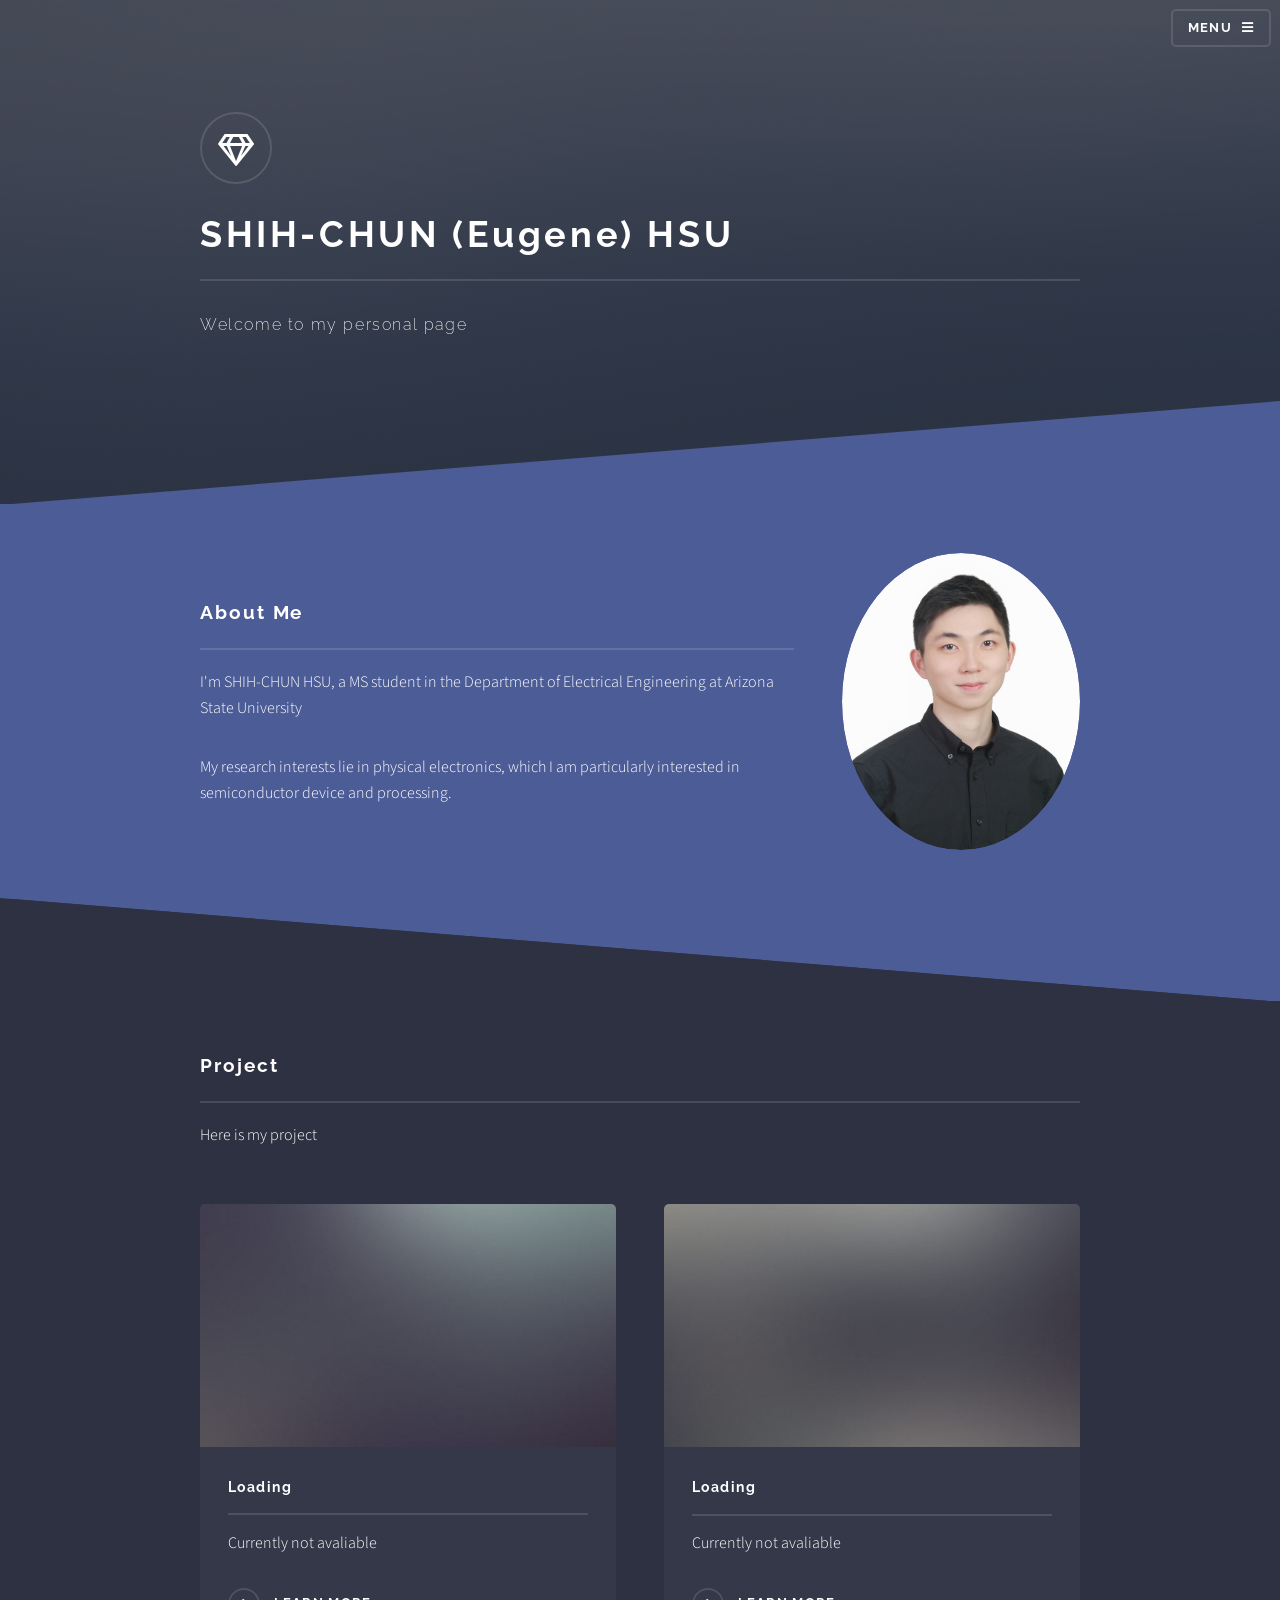
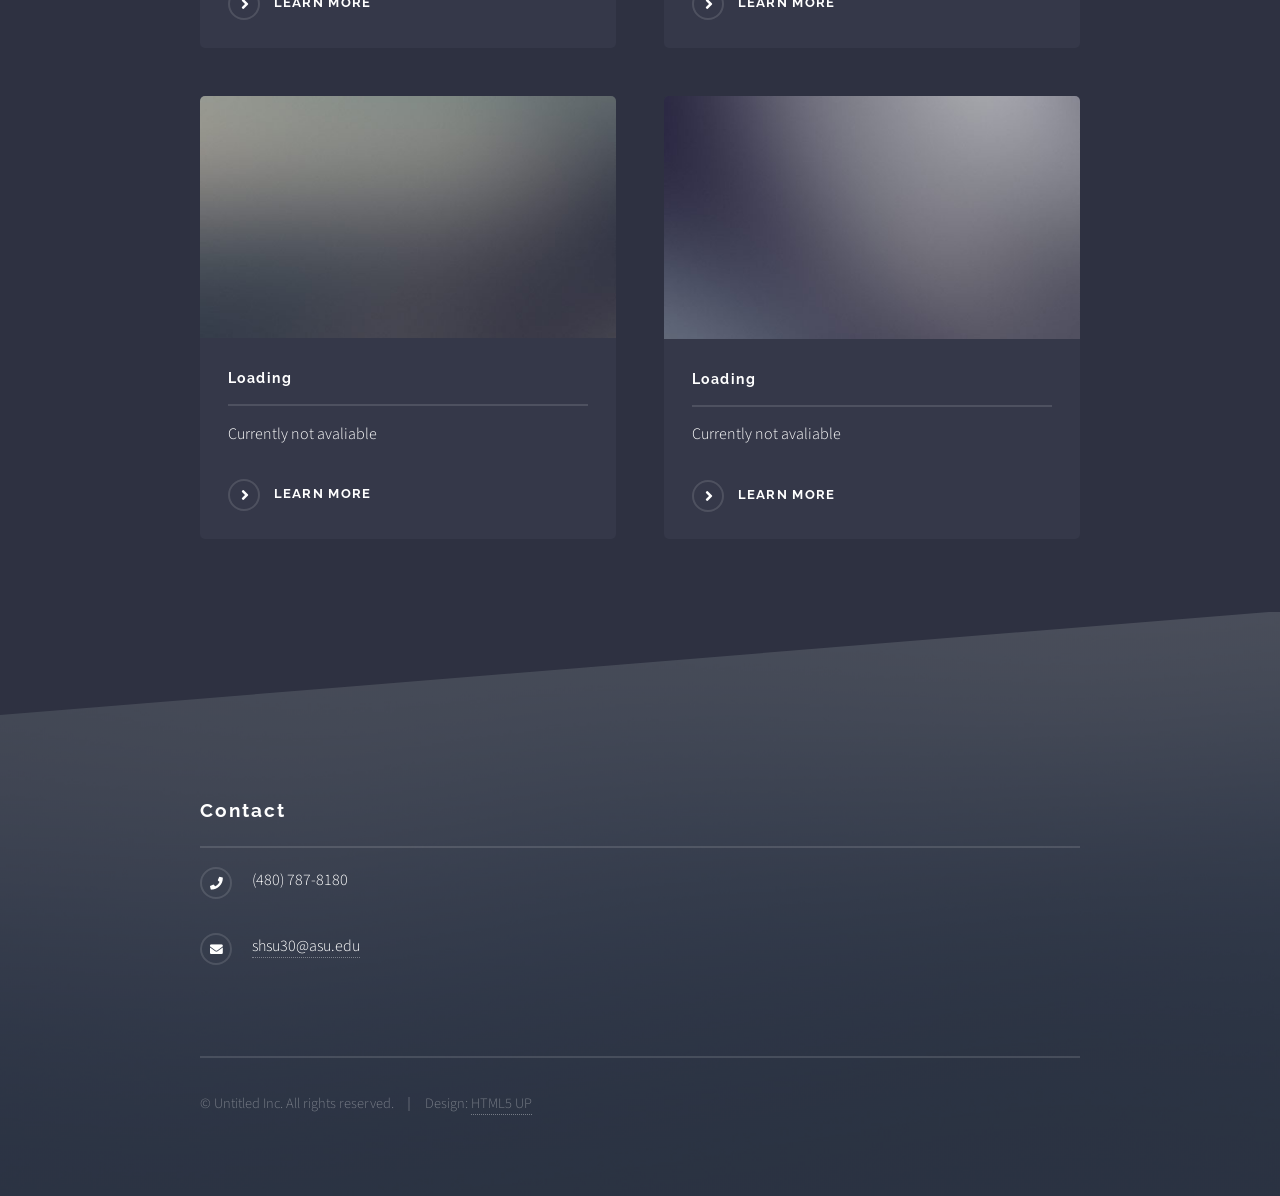
<file: index.html>
<!DOCTYPE HTML>
<!--
	Solid State by HTML5 UP
	html5up.net | @ajlkn
	Free for personal and commercial use under the CCA 3.0 license (html5up.net/license)
-->
<html>
	<head>
		<title>SHIH-CHUN Web</title>
		<meta charset="utf-8" />
		<meta name="viewport" content="width=device-width, initial-scale=1, user-scalable=no" />
		<link rel="stylesheet" href="assets/css/main.css" />
		<noscript><link rel="stylesheet" href="assets/css/noscript.css" /></noscript>
	</head>
	<body class="is-preload">

		<!-- Page Wrapper -->
			<div id="page-wrapper">

				<!-- Header -->
					<header id="header" class="alt">
						<h1><a href="index.html">Solid State</a></h1>
						<nav>
							<a href="#menu">Menu</a>
						</nav>
					</header>

				<!-- Menu -->
					<nav id="menu">
						<div class="inner">
							<h2>Menu</h2>
							<ul class="links">
								<li><a href="index.html">Home</a></li>
								<li><a href="generic.html">Generic</a></li>
								<li><a href="elements.html">Elements</a></li>
				<!-- No need menu section
								<li><a href="#">Log In</a></li>
								<li><a href="#">Sign Up</a></li>
				-->
							</ul>
							<a href="#" class="close">Close</a>
						</div>
					</nav>

				<!-- Banner -->
					<section id="banner">
						<div class="inner">
							<div class="logo"><span class="icon fa-gem"></span></div>
							<h2>SHIH-CHUN (Eugene) HSU</h2>
							<p>Welcome to my personal page</p>
						</div>
					</section>

				<!-- Wrapper -->
					<section id="wrapper">

						<!-- One -->
							<section id="one" class="wrapper spotlight style1">
								<div class="inner">
									<a href="#" class="image"><img src="images/eugene.jpg" alt="" /></a>
									<div class="content">
										<h2 class="major">About Me</h2>
										<p>I'm SHIH-CHUN HSU, a MS student in the Department of Electrical Engineering at Arizona State University</p>
										<p>My research interests lie in physical electronics, which I am particularly interested in semiconductor device and processing.</p>
									</div>
								</div>
							</section>

						<!-- Two 
							<section id="two" class="wrapper alt spotlight style2">
								<div class="inner">
									<a href="#" class="image"><img src="images/pic02.jpg" alt="" /></a>
									<div class="content">
										<h2 class="major">Tempus adipiscing</h2>
										<p>Lorem ipsum dolor sit amet, etiam lorem adipiscing elit. Cras turpis ante, nullam sit amet turpis non, sollicitudin posuere urna. Mauris id tellus arcu. Nunc vehicula id nulla dignissim dapibus. Nullam ultrices, neque et faucibus viverra, ex nulla cursus.</p>
										<a href="#" class="special">Learn more</a>
									</div>
								</div>
							</section>
						-->
						<!-- Three
							<section id="three" class="wrapper spotlight style3">
								<div class="inner">
									<a href="#" class="image"><img src="images/pic03.jpg" alt="" /></a>
									<div class="content">
										<h2 class="major">Nullam dignissim</h2>
										<p>Lorem ipsum dolor sit amet, etiam lorem adipiscing elit. Cras turpis ante, nullam sit amet turpis non, sollicitudin posuere urna. Mauris id tellus arcu. Nunc vehicula id nulla dignissim dapibus. Nullam ultrices, neque et faucibus viverra, ex nulla cursus.</p>
										<a href="#" class="special">Learn more</a>
									</div>
								</div>
							</section>
						 -->
						<!-- Four -->
							<section id="four" class="wrapper alt style1">
								<div class="inner">
									<h2 class="major">Project</h2>
									<p>Here is my project</p>
									<section class="features">
										<article>
											<a href="#" class="image"><img src="images/pic04.jpg" alt="" /></a>
											<h3 class="major">Loading</h3>
											<p>Currently not avaliable</p>
											<a href="#" class="special">Learn more</a>
										</article>
										<article>
											<a href="#" class="image"><img src="images/pic05.jpg" alt="" /></a>
											<h3 class="major">Loading</h3>
											<p>Currently not avaliable</p>
											<a href="#" class="special">Learn more</a>
										</article>
										<article>
											<a href="#" class="image"><img src="images/pic06.jpg" alt="" /></a>
											<h3 class="major">Loading</h3>
											<p>Currently not avaliable</p>
											<a href="#" class="special">Learn more</a>
										</article>
										<article>
											<a href="#" class="image"><img src="images/pic07.jpg" alt="" /></a>
											<h3 class="major">Loading</h3>
											<p>Currently not avaliable</p>
											<a href="#" class="special">Learn more</a>
										</article>
									</section>
									<!--
									<ul class="actions">
										<li><a href="#" class="button">Browse All</a></li>
									</ul>
									-->
								</div>
							</section>

					</section>

				<!-- Footer -->
					<section id="footer">
						<div class="inner">
							<h2 class="major">Contact</h2>
							<!--
							<p>Cras mattis ante fermentum, malesuada neque vitae, eleifend erat. Phasellus non pulvinar erat. Fusce tincidunt, nisl eget mattis egestas, purus ipsum consequat orci, sit amet lobortis lorem lacus in tellus. Sed ac elementum arcu. Quisque placerat auctor laoreet.</p>
							<form method="post" action="#">
								<div class="fields">
									<div class="field">
										<label for="name">Name</label>
										<input type="text" name="name" id="name" />
									</div>
									<div class="field">
										<label for="email">Email</label>
										<input type="email" name="email" id="email" />
									</div>
									<div class="field">
										<label for="message">Message</label>
										<textarea name="message" id="message" rows="4"></textarea>
									</div>
								</div>
								<ul class="actions">
									<li><input type="submit" value="Send Message" /></li>
								</ul>
							</form>
							-->
							<ul class="contact">
								<!--<li class="icon solid fa-home">
									Untitled Inc<br />
									1234 Somewhere Road Suite #2894<br />
									Nashville, TN 00000-0000
								-->
								</li>
								<li class="icon solid fa-phone">(480) 787-8180</li>
								<li class="icon solid fa-envelope"><a href="#">shsu30@asu.edu</a></li>
								<!--
								<li class="icon brands fa-twitter"><a href="#">twitter.com/untitled-tld</a></li>
								<li class="icon brands fa-facebook-f"><a href="#">facebook.com/untitled-tld</a></li>
								<li class="icon brands fa-instagram"><a href="#">instagram.com/untitled-tld</a></li>\
								-->
							</ul>
							<ul class="copyright">
								<li>&copy; Untitled Inc. All rights reserved.</li><li>Design: <a href="http://html5up.net">HTML5 UP</a></li>
							</ul>
						</div>
					</section>

			</div>

		<!-- Scripts -->
			<script src="assets/js/jquery.min.js"></script>
			<script src="assets/js/jquery.scrollex.min.js"></script>
			<script src="assets/js/browser.min.js"></script>
			<script src="assets/js/breakpoints.min.js"></script>
			<script src="assets/js/util.js"></script>
			<script src="assets/js/main.js"></script>

	</body>
</html>
</file>
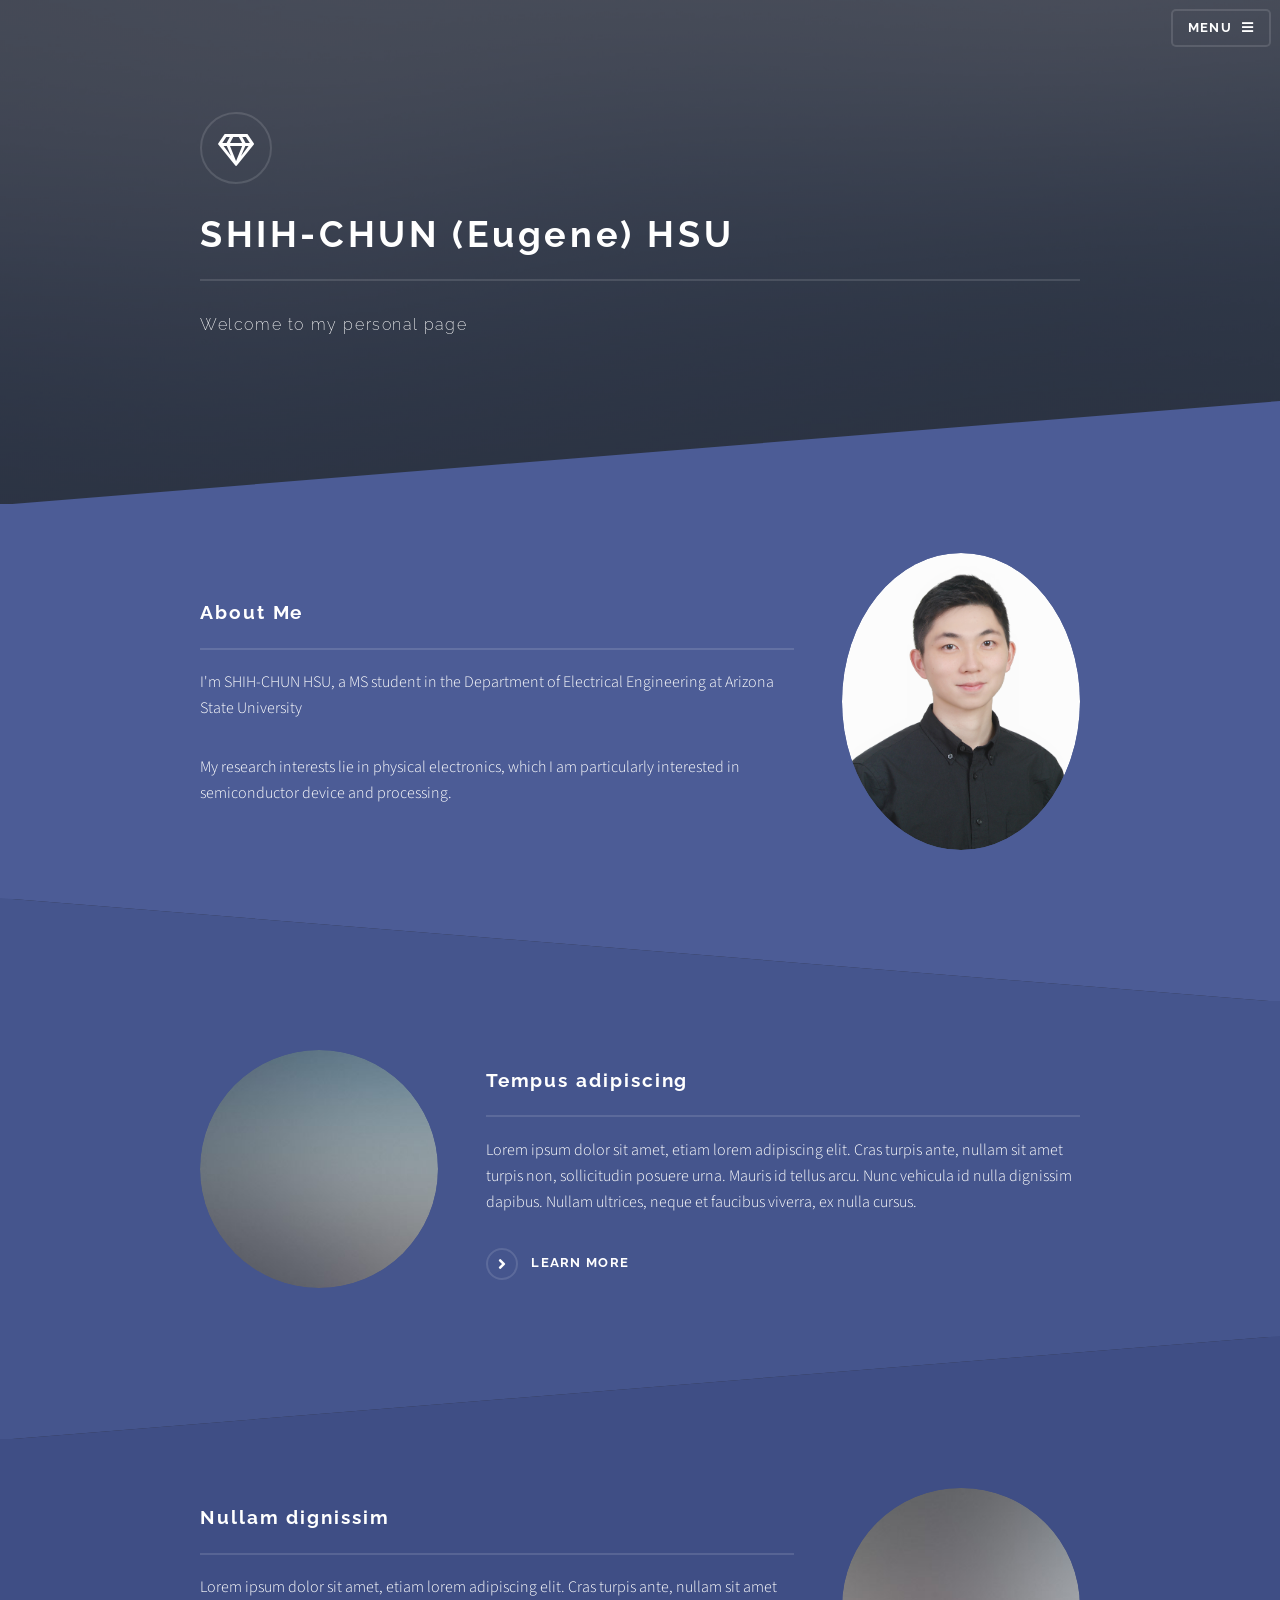
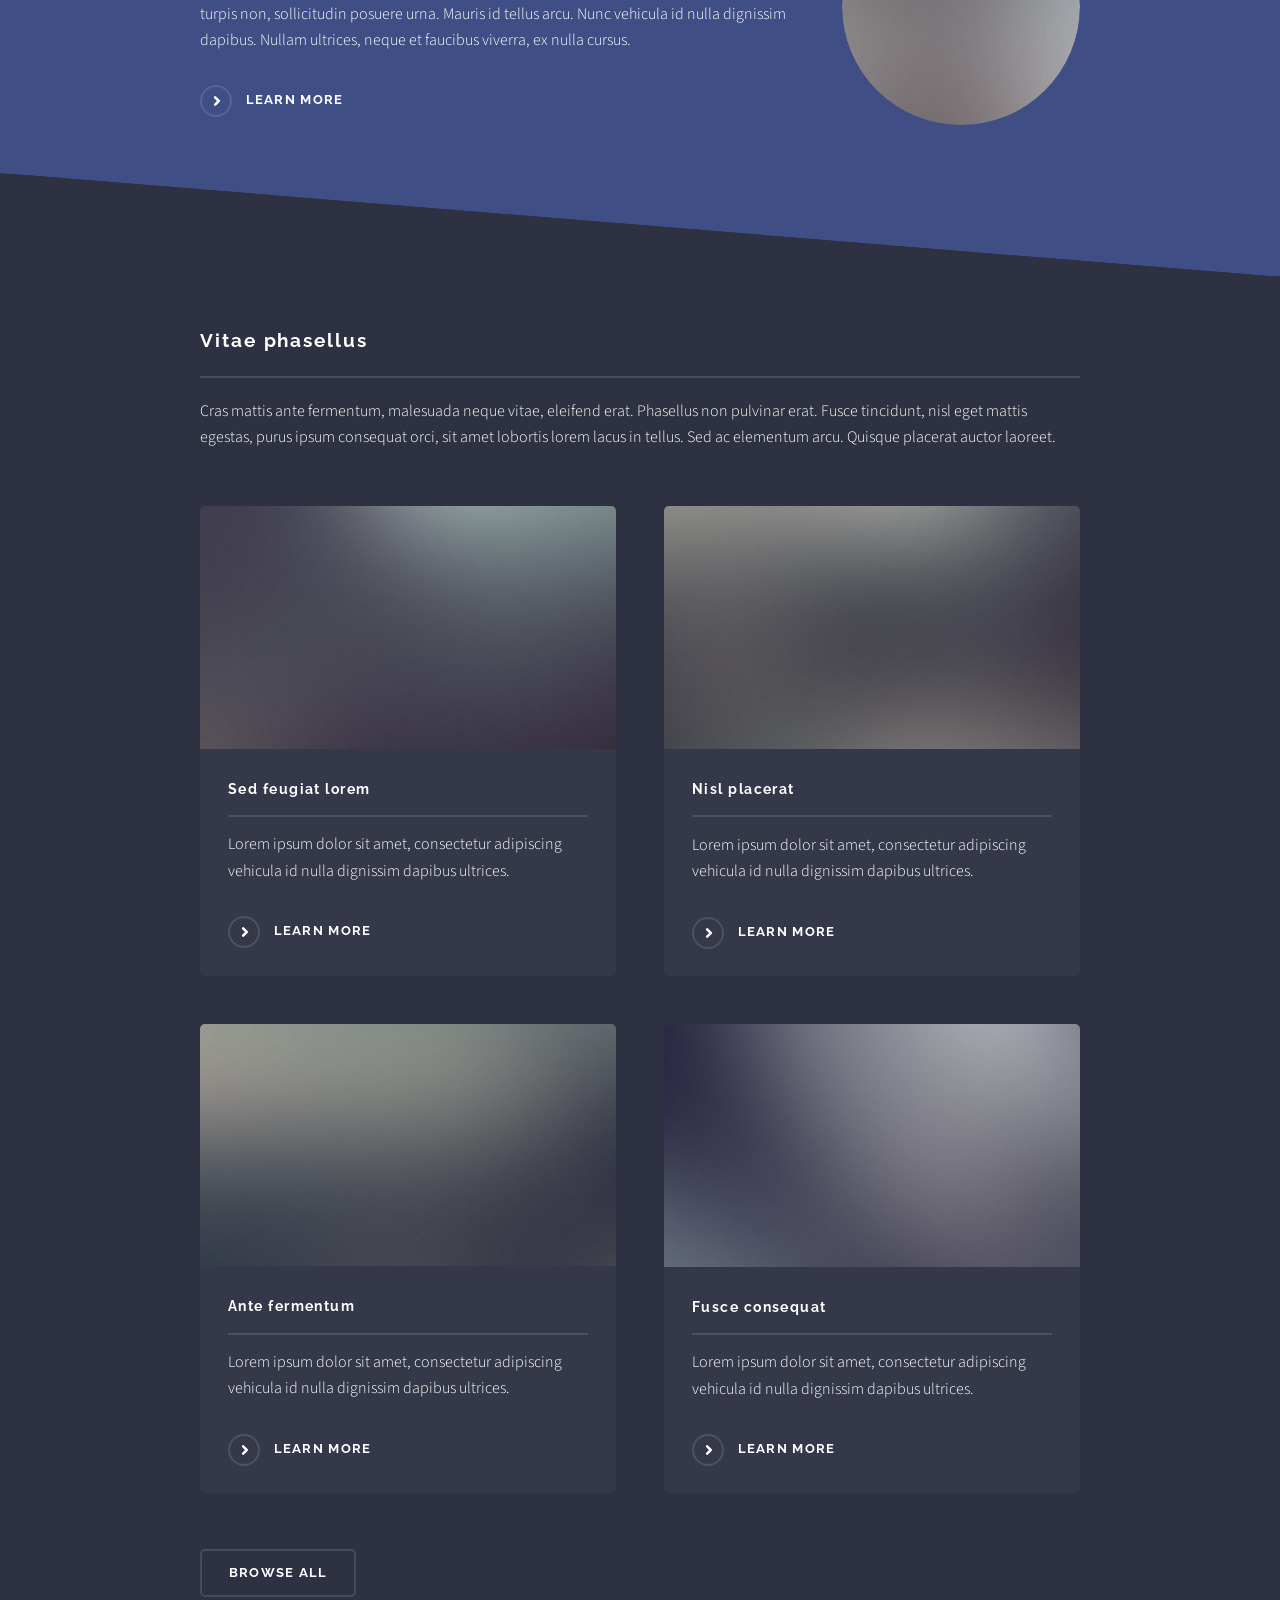
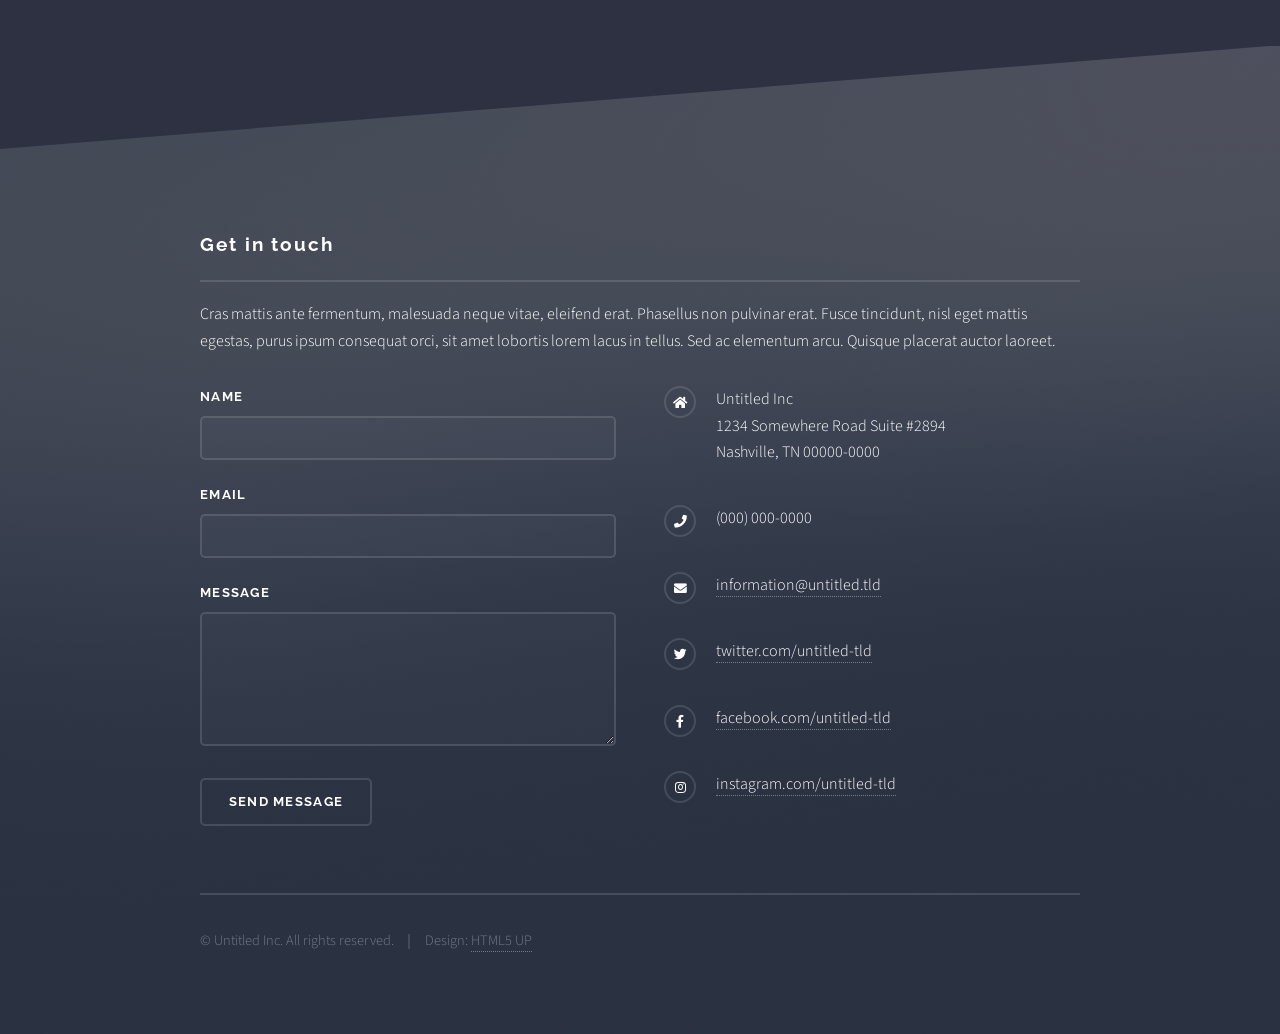
<file: solid_perfolio/index.html>
<!DOCTYPE HTML>
<!--
	Solid State by HTML5 UP
	html5up.net | @ajlkn
	Free for personal and commercial use under the CCA 3.0 license (html5up.net/license)
-->
<html>
	<head>
		<title>SHIH-CHUN Web</title>
		<meta charset="utf-8" />
		<meta name="viewport" content="width=device-width, initial-scale=1, user-scalable=no" />
		<link rel="stylesheet" href="assets/css/main.css" />
		<noscript><link rel="stylesheet" href="assets/css/noscript.css" /></noscript>
	</head>
	<body class="is-preload">

		<!-- Page Wrapper -->
			<div id="page-wrapper">

				<!-- Header -->
					<header id="header" class="alt">
						<h1><a href="index.html">Solid State</a></h1>
						<nav>
							<a href="#menu">Menu</a>
						</nav>
					</header>

				<!-- Menu -->
					<nav id="menu">
						<div class="inner">
							<h2>Menu</h2>
							<ul class="links">
								<li><a href="index.html">Home</a></li>
								<li><a href="generic.html">Generic</a></li>
								<li><a href="elements.html">Elements</a></li>
				<!-- No need menu section
								<li><a href="#">Log In</a></li>
								<li><a href="#">Sign Up</a></li>
				-->
							</ul>
							<a href="#" class="close">Close</a>
						</div>
					</nav>

				<!-- Banner -->
					<section id="banner">
						<div class="inner">
							<div class="logo"><span class="icon fa-gem"></span></div>
							<h2>SHIH-CHUN (Eugene) HSU</h2>
							<p>Welcome to my personal page</p>
						</div>
					</section>

				<!-- Wrapper -->
					<section id="wrapper">

						<!-- One -->
							<section id="one" class="wrapper spotlight style1">
								<div class="inner">
									<a href="#" class="image"><img src="images/eugene.jpg" alt="" /></a>
									<div class="content">
										<h2 class="major">About Me</h2>
										<p>I'm SHIH-CHUN HSU, a MS student in the Department of Electrical Engineering at Arizona State University</p>
										<p>My research interests lie in physical electronics, which I am particularly interested in semiconductor device and processing.</p>
									</div>
								</div>
							</section>

						<!-- Two -->
							<section id="two" class="wrapper alt spotlight style2">
								<div class="inner">
									<a href="#" class="image"><img src="images/pic02.jpg" alt="" /></a>
									<div class="content">
										<h2 class="major">Tempus adipiscing</h2>
										<p>Lorem ipsum dolor sit amet, etiam lorem adipiscing elit. Cras turpis ante, nullam sit amet turpis non, sollicitudin posuere urna. Mauris id tellus arcu. Nunc vehicula id nulla dignissim dapibus. Nullam ultrices, neque et faucibus viverra, ex nulla cursus.</p>
										<a href="#" class="special">Learn more</a>
									</div>
								</div>
							</section>

						<!-- Three -->
							<section id="three" class="wrapper spotlight style3">
								<div class="inner">
									<a href="#" class="image"><img src="images/pic03.jpg" alt="" /></a>
									<div class="content">
										<h2 class="major">Nullam dignissim</h2>
										<p>Lorem ipsum dolor sit amet, etiam lorem adipiscing elit. Cras turpis ante, nullam sit amet turpis non, sollicitudin posuere urna. Mauris id tellus arcu. Nunc vehicula id nulla dignissim dapibus. Nullam ultrices, neque et faucibus viverra, ex nulla cursus.</p>
										<a href="#" class="special">Learn more</a>
									</div>
								</div>
							</section>

						<!-- Four -->
							<section id="four" class="wrapper alt style1">
								<div class="inner">
									<h2 class="major">Vitae phasellus</h2>
									<p>Cras mattis ante fermentum, malesuada neque vitae, eleifend erat. Phasellus non pulvinar erat. Fusce tincidunt, nisl eget mattis egestas, purus ipsum consequat orci, sit amet lobortis lorem lacus in tellus. Sed ac elementum arcu. Quisque placerat auctor laoreet.</p>
									<section class="features">
										<article>
											<a href="#" class="image"><img src="images/pic04.jpg" alt="" /></a>
											<h3 class="major">Sed feugiat lorem</h3>
											<p>Lorem ipsum dolor sit amet, consectetur adipiscing vehicula id nulla dignissim dapibus ultrices.</p>
											<a href="#" class="special">Learn more</a>
										</article>
										<article>
											<a href="#" class="image"><img src="images/pic05.jpg" alt="" /></a>
											<h3 class="major">Nisl placerat</h3>
											<p>Lorem ipsum dolor sit amet, consectetur adipiscing vehicula id nulla dignissim dapibus ultrices.</p>
											<a href="#" class="special">Learn more</a>
										</article>
										<article>
											<a href="#" class="image"><img src="images/pic06.jpg" alt="" /></a>
											<h3 class="major">Ante fermentum</h3>
											<p>Lorem ipsum dolor sit amet, consectetur adipiscing vehicula id nulla dignissim dapibus ultrices.</p>
											<a href="#" class="special">Learn more</a>
										</article>
										<article>
											<a href="#" class="image"><img src="images/pic07.jpg" alt="" /></a>
											<h3 class="major">Fusce consequat</h3>
											<p>Lorem ipsum dolor sit amet, consectetur adipiscing vehicula id nulla dignissim dapibus ultrices.</p>
											<a href="#" class="special">Learn more</a>
										</article>
									</section>
									<ul class="actions">
										<li><a href="#" class="button">Browse All</a></li>
									</ul>
								</div>
							</section>

					</section>

				<!-- Footer -->
					<section id="footer">
						<div class="inner">
							<h2 class="major">Get in touch</h2>
							<p>Cras mattis ante fermentum, malesuada neque vitae, eleifend erat. Phasellus non pulvinar erat. Fusce tincidunt, nisl eget mattis egestas, purus ipsum consequat orci, sit amet lobortis lorem lacus in tellus. Sed ac elementum arcu. Quisque placerat auctor laoreet.</p>
							<form method="post" action="#">
								<div class="fields">
									<div class="field">
										<label for="name">Name</label>
										<input type="text" name="name" id="name" />
									</div>
									<div class="field">
										<label for="email">Email</label>
										<input type="email" name="email" id="email" />
									</div>
									<div class="field">
										<label for="message">Message</label>
										<textarea name="message" id="message" rows="4"></textarea>
									</div>
								</div>
								<ul class="actions">
									<li><input type="submit" value="Send Message" /></li>
								</ul>
							</form>
							<ul class="contact">
								<li class="icon solid fa-home">
									Untitled Inc<br />
									1234 Somewhere Road Suite #2894<br />
									Nashville, TN 00000-0000
								</li>
								<li class="icon solid fa-phone">(000) 000-0000</li>
								<li class="icon solid fa-envelope"><a href="#">information@untitled.tld</a></li>
								<li class="icon brands fa-twitter"><a href="#">twitter.com/untitled-tld</a></li>
								<li class="icon brands fa-facebook-f"><a href="#">facebook.com/untitled-tld</a></li>
								<li class="icon brands fa-instagram"><a href="#">instagram.com/untitled-tld</a></li>
							</ul>
							<ul class="copyright">
								<li>&copy; Untitled Inc. All rights reserved.</li><li>Design: <a href="http://html5up.net">HTML5 UP</a></li>
							</ul>
						</div>
					</section>

			</div>

		<!-- Scripts -->
			<script src="assets/js/jquery.min.js"></script>
			<script src="assets/js/jquery.scrollex.min.js"></script>
			<script src="assets/js/browser.min.js"></script>
			<script src="assets/js/breakpoints.min.js"></script>
			<script src="assets/js/util.js"></script>
			<script src="assets/js/main.js"></script>

	</body>
</html>
</file>
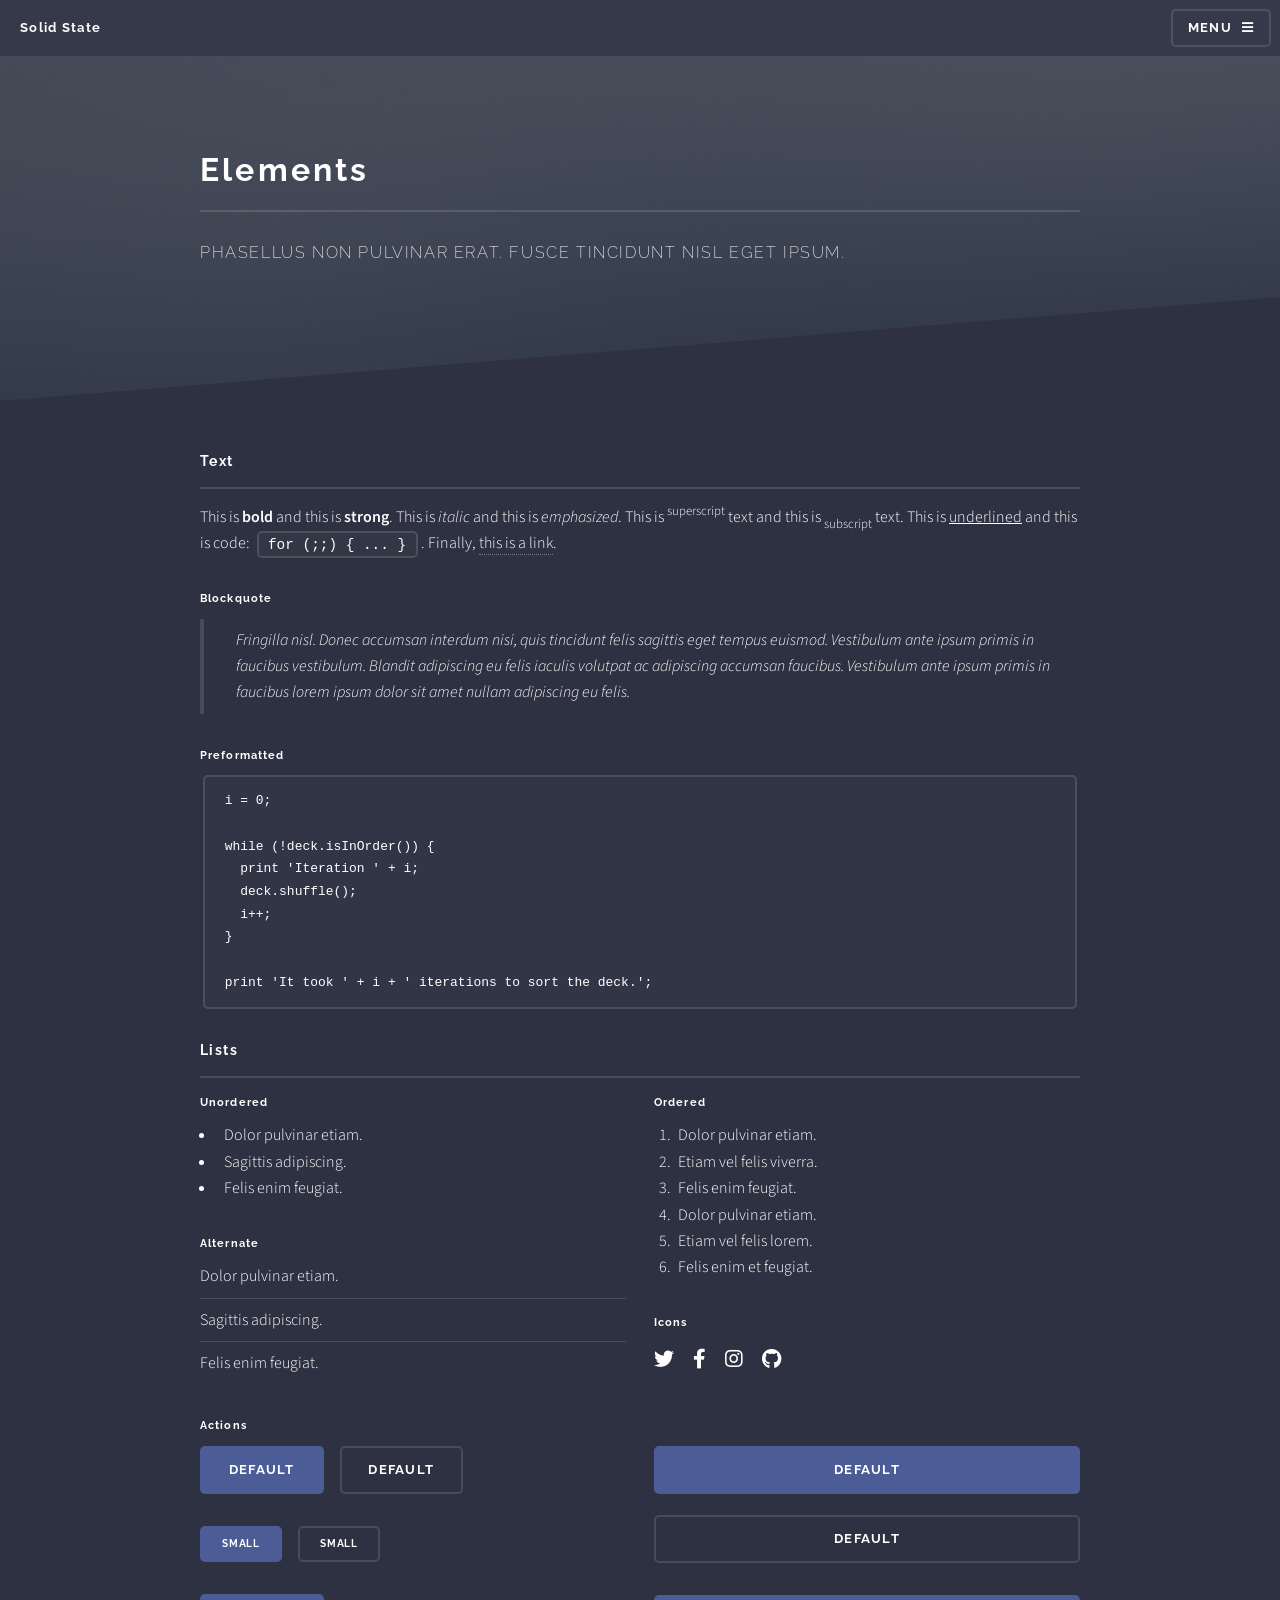
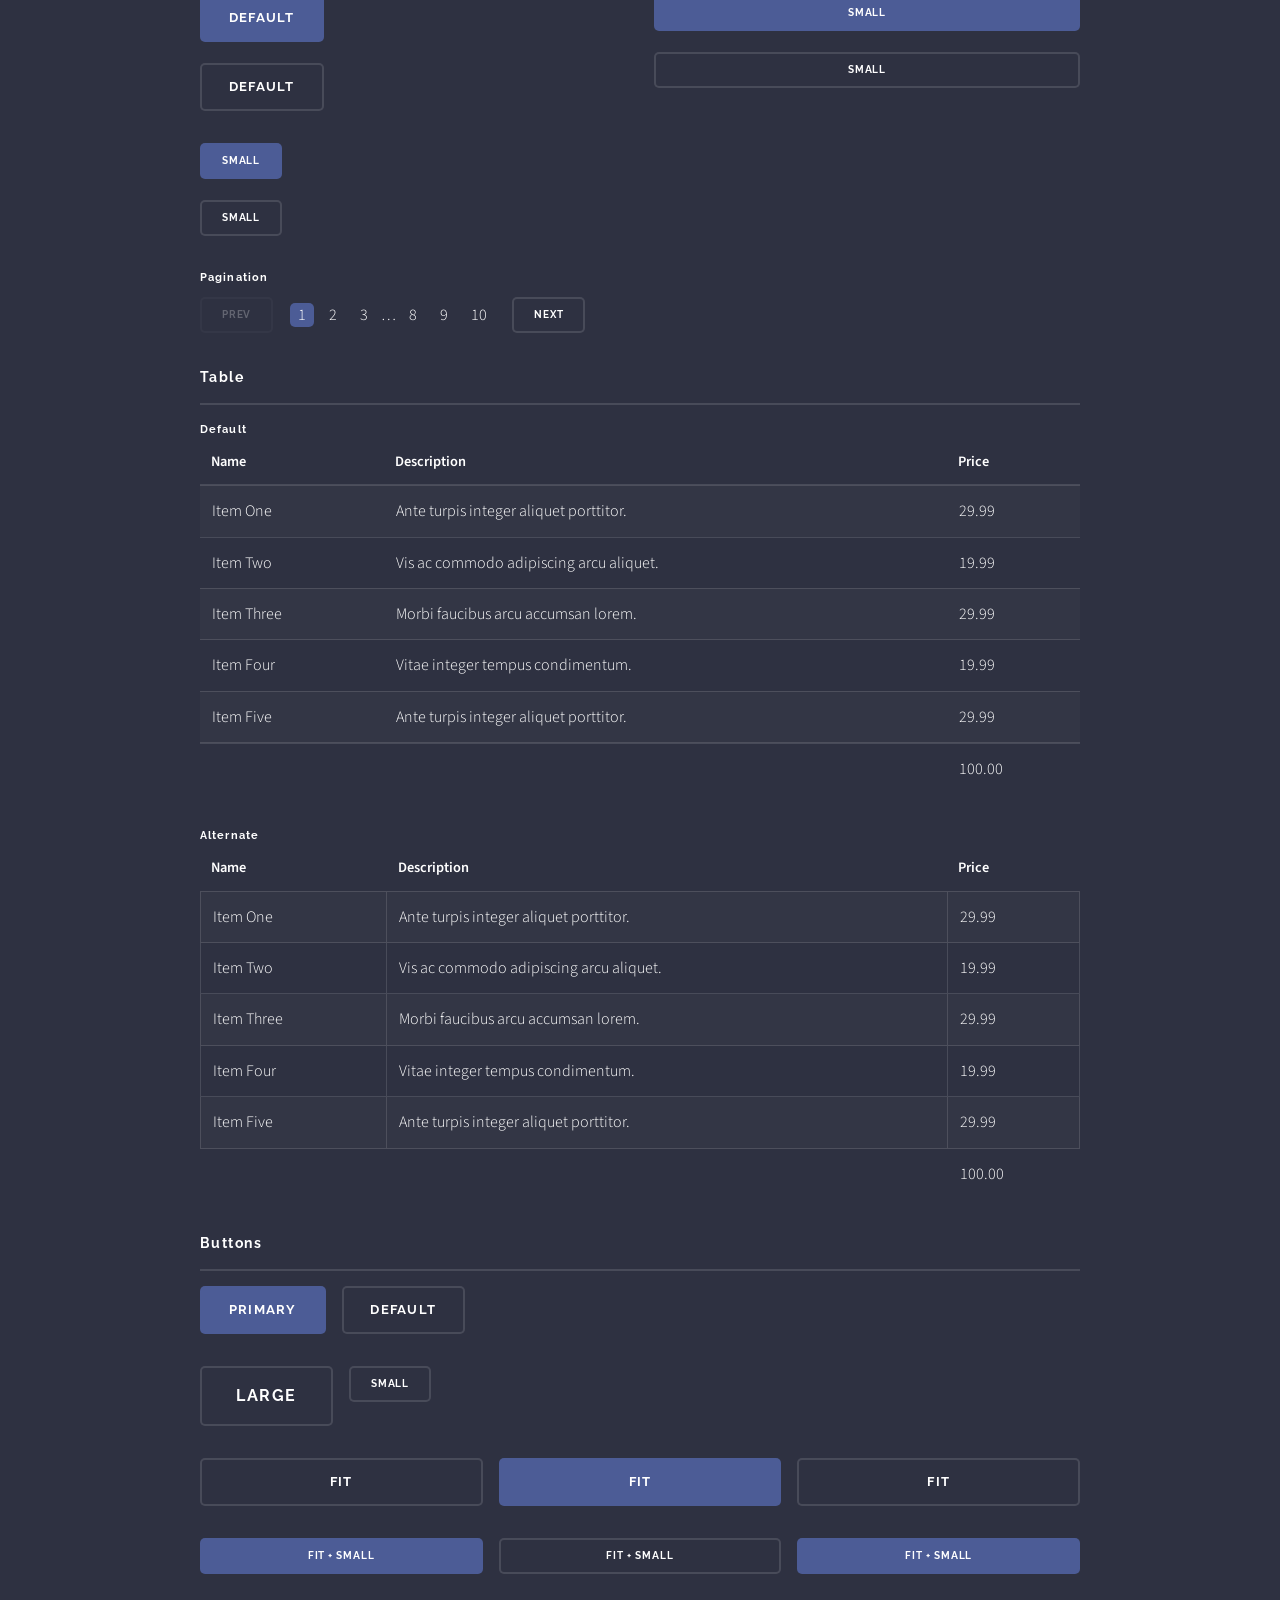
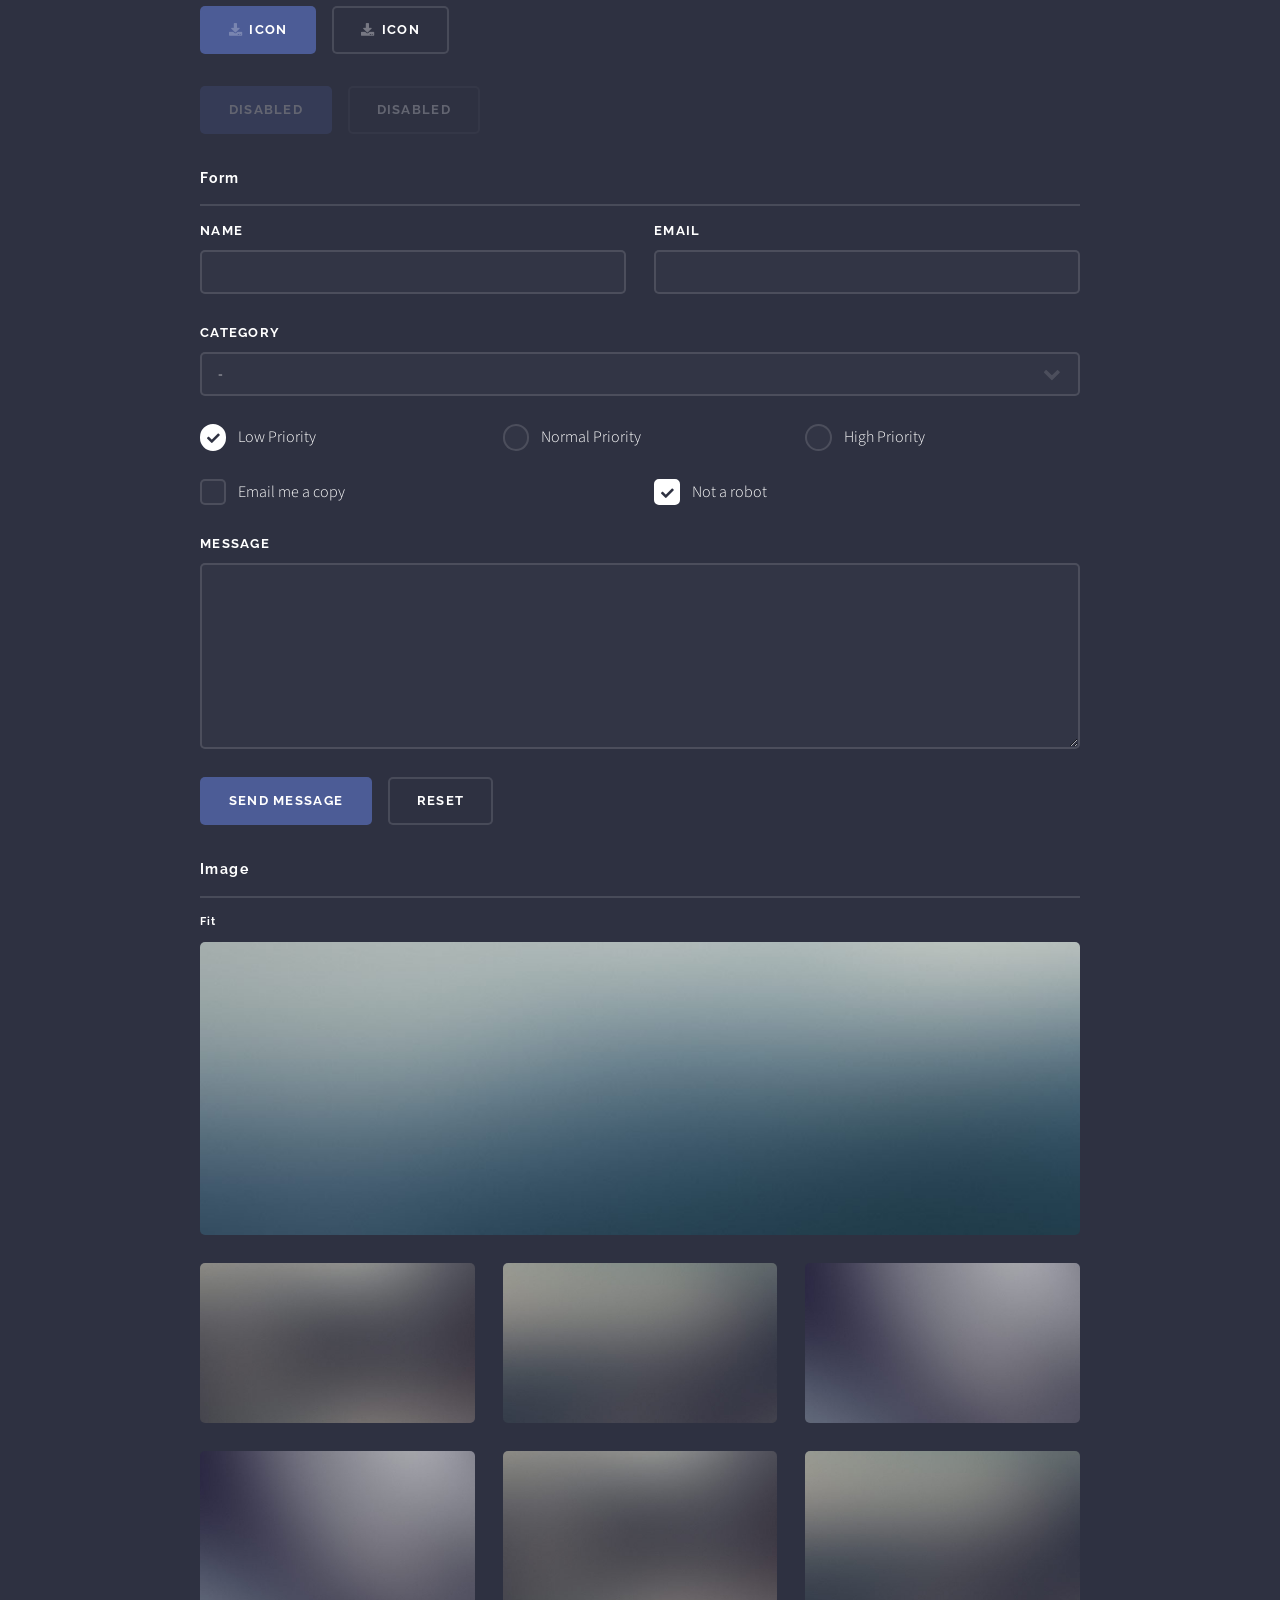
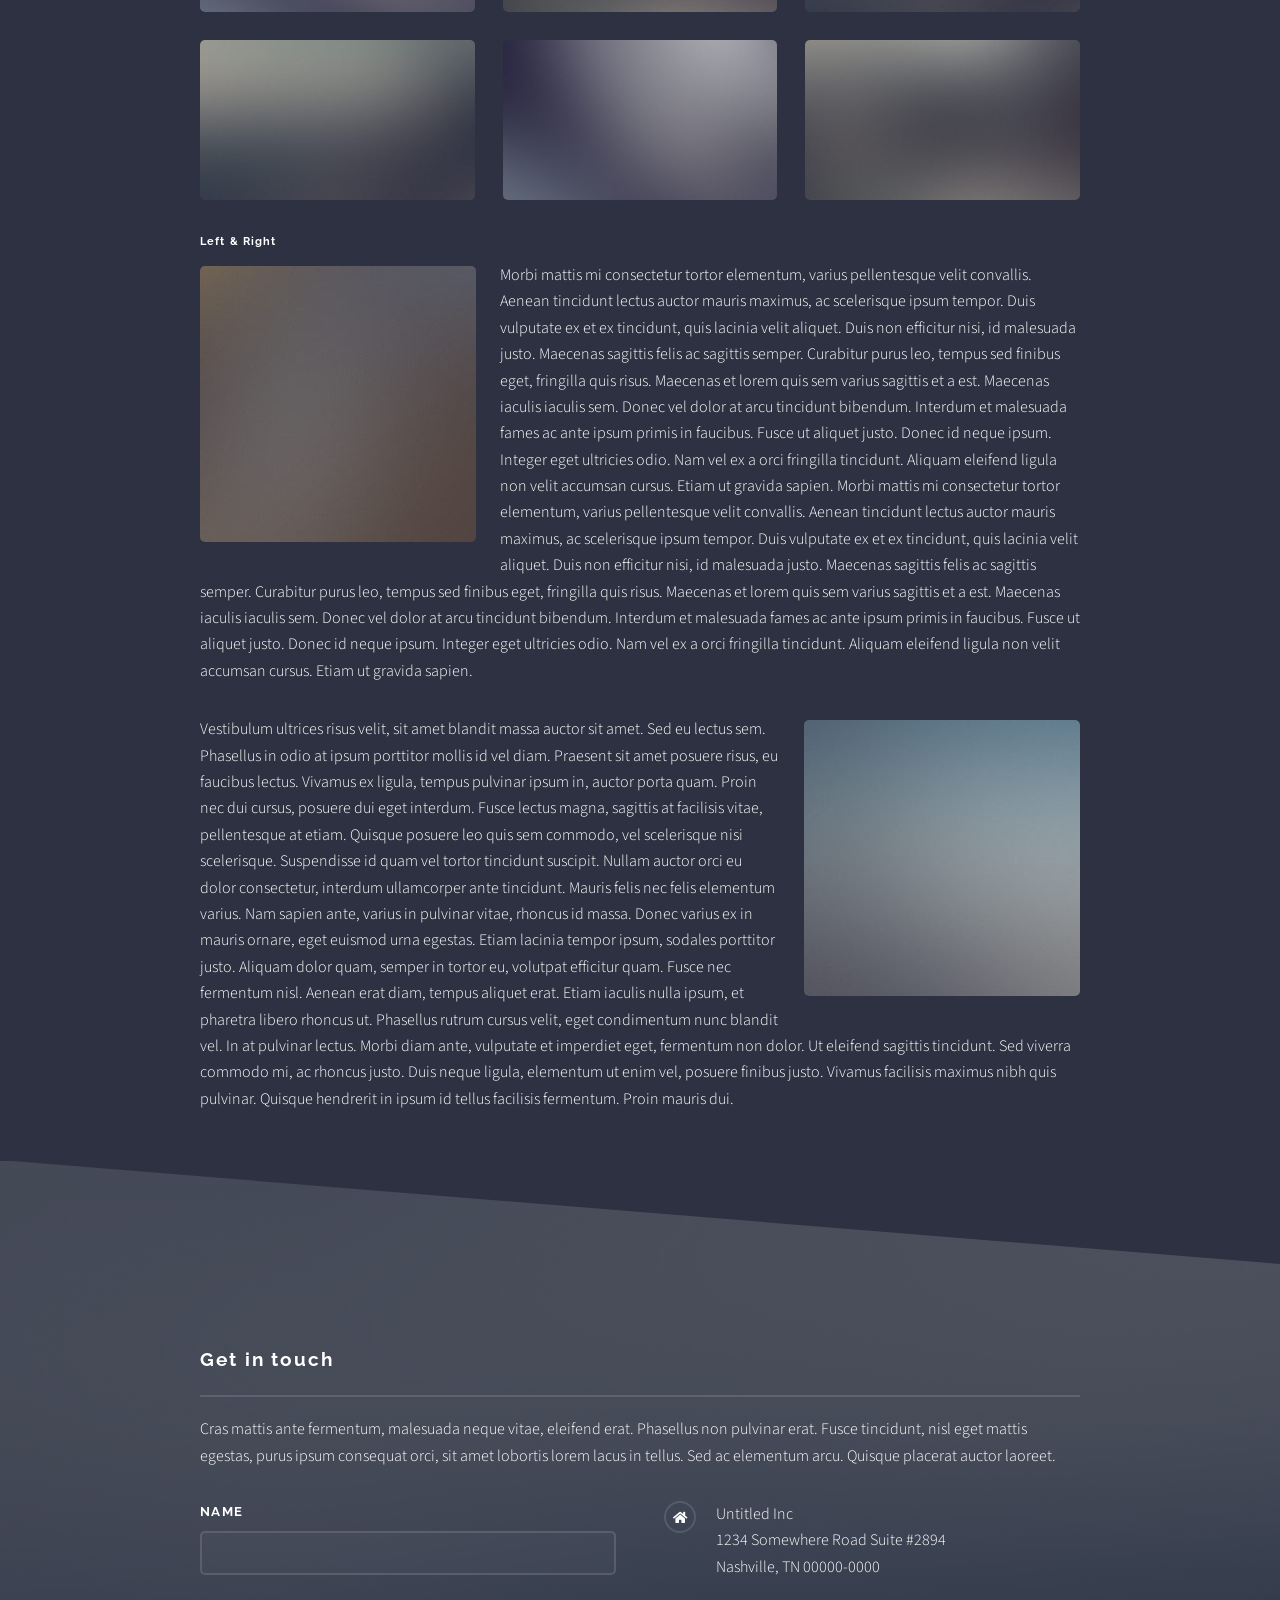
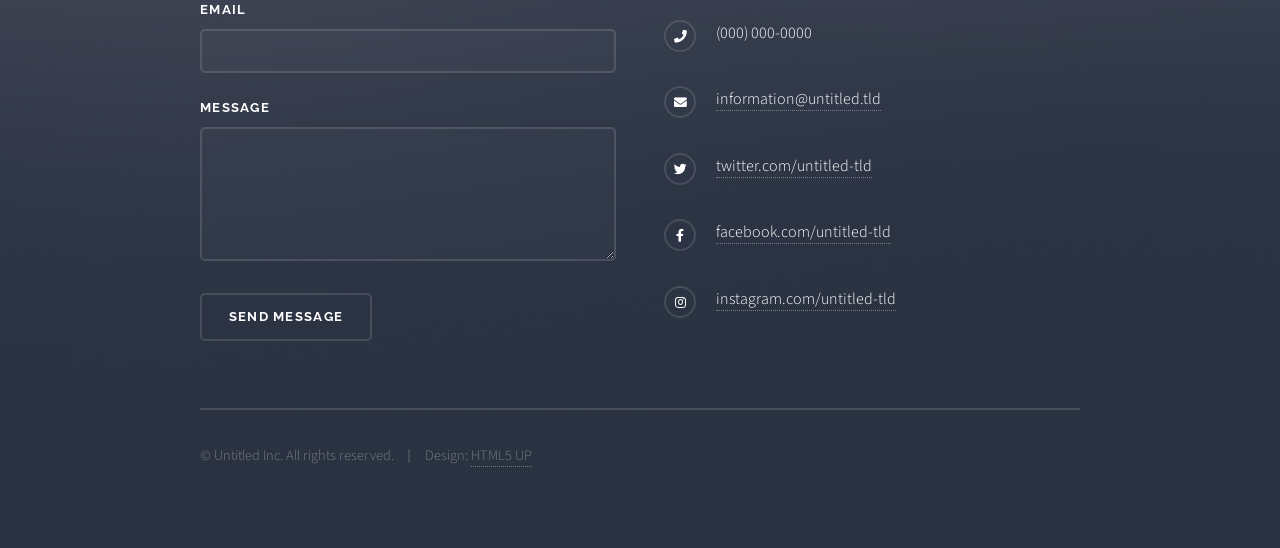
<file: elements.html>
<!DOCTYPE HTML>
<!--
	Solid State by HTML5 UP
	html5up.net | @ajlkn
	Free for personal and commercial use under the CCA 3.0 license (html5up.net/license)
-->
<html>
	<head>
		<title>Elements - Solid State by HTML5 UP</title>
		<meta charset="utf-8" />
		<meta name="viewport" content="width=device-width, initial-scale=1, user-scalable=no" />
		<link rel="stylesheet" href="assets/css/main.css" />
		<noscript><link rel="stylesheet" href="assets/css/noscript.css" /></noscript>
	</head>
	<body class="is-preload">

		<!-- Page Wrapper -->
			<div id="page-wrapper">

				<!-- Header -->
					<header id="header">
						<h1><a href="index.html">Solid State</a></h1>
						<nav>
							<a href="#menu">Menu</a>
						</nav>
					</header>

				<!-- Menu -->
					<nav id="menu">
						<div class="inner">
							<h2>Menu</h2>
							<ul class="links">
								<li><a href="index.html">Home</a></li>
								<li><a href="generic.html">Generic</a></li>
								<li><a href="elements.html">Elements</a></li>
							</ul>
							<a href="#" class="close">Close</a>
						</div>
					</nav>

				<!-- Wrapper -->
					<section id="wrapper">
						<header>
							<div class="inner">
								<h2>Elements</h2>
								<p>Phasellus non pulvinar erat. Fusce tincidunt nisl eget ipsum.</p>
							</div>
						</header>

						<!-- Content -->
							<div class="wrapper">
								<div class="inner">

									<section>
										<h3 class="major">Text</h3>
										<p>This is <b>bold</b> and this is <strong>strong</strong>. This is <i>italic</i> and this is <em>emphasized</em>.
										This is <sup>superscript</sup> text and this is <sub>subscript</sub> text.
										This is <u>underlined</u> and this is code: <code>for (;;) { ... }</code>. Finally, <a href="#">this is a link</a>.</p>
										<h4>Blockquote</h4>
										<blockquote>Fringilla nisl. Donec accumsan interdum nisi, quis tincidunt felis sagittis eget tempus euismod. Vestibulum ante ipsum primis in faucibus vestibulum. Blandit adipiscing eu felis iaculis volutpat ac adipiscing accumsan faucibus. Vestibulum ante ipsum primis in faucibus lorem ipsum dolor sit amet nullam adipiscing eu felis.</blockquote>
										<h4>Preformatted</h4>
										<pre><code>i = 0;

while (!deck.isInOrder()) {
  print 'Iteration ' + i;
  deck.shuffle();
  i++;
}

print 'It took ' + i + ' iterations to sort the deck.';</code></pre>
									</section>

									<section>
										<h3 class="major">Lists</h3>
										<div class="row">
											<div class="col-6 col-12-medium">
												<h4>Unordered</h4>
												<ul>
													<li>Dolor pulvinar etiam.</li>
													<li>Sagittis adipiscing.</li>
													<li>Felis enim feugiat.</li>
												</ul>
												<h4>Alternate</h4>
												<ul class="alt">
													<li>Dolor pulvinar etiam.</li>
													<li>Sagittis adipiscing.</li>
													<li>Felis enim feugiat.</li>
												</ul>
											</div>
											<div class="col-6 col-12-medium">
												<h4>Ordered</h4>
												<ol>
													<li>Dolor pulvinar etiam.</li>
													<li>Etiam vel felis viverra.</li>
													<li>Felis enim feugiat.</li>
													<li>Dolor pulvinar etiam.</li>
													<li>Etiam vel felis lorem.</li>
													<li>Felis enim et feugiat.</li>
												</ol>
												<h4>Icons</h4>
												<ul class="icons">
													<li><a href="#" class="icon brands fa-twitter"><span class="label">Twitter</span></a></li>
													<li><a href="#" class="icon brands fa-facebook-f"><span class="label">Facebook</span></a></li>
													<li><a href="#" class="icon brands fa-instagram"><span class="label">Instagram</span></a></li>
													<li><a href="#" class="icon brands fa-github"><span class="label">Github</span></a></li>
												</ul>
											</div>
										</div>
										<h4>Actions</h4>
										<div class="row">
											<div class="col-6 col-12-medium">
												<ul class="actions">
													<li><a href="#" class="button primary">Default</a></li>
													<li><a href="#" class="button">Default</a></li>
												</ul>
												<ul class="actions small">
													<li><a href="#" class="button primary small">Small</a></li>
													<li><a href="#" class="button small">Small</a></li>
												</ul>
												<ul class="actions stacked">
													<li><a href="#" class="button primary">Default</a></li>
													<li><a href="#" class="button">Default</a></li>
												</ul>
												<ul class="actions stacked small">
													<li><a href="#" class="button primary small">Small</a></li>
													<li><a href="#" class="button small">Small</a></li>
												</ul>
											</div>
											<div class="col-6 col-12-medium">
												<ul class="actions stacked">
													<li><a href="#" class="button primary fit">Default</a></li>
													<li><a href="#" class="button fit">Default</a></li>
												</ul>
												<ul class="actions stacked small">
													<li><a href="#" class="button primary small fit">Small</a></li>
													<li><a href="#" class="button small fit">Small</a></li>
												</ul>
											</div>
										</div>
										<h4>Pagination</h4>
										<ul class="pagination">
											<li><span class="button small disabled">Prev</span></li>
											<li><a href="#" class="page active">1</a></li>
											<li><a href="#" class="page">2</a></li>
											<li><a href="#" class="page">3</a></li>
											<li><span>&hellip;</span></li>
											<li><a href="#" class="page">8</a></li>
											<li><a href="#" class="page">9</a></li>
											<li><a href="#" class="page">10</a></li>
											<li><a href="#" class="button small">Next</a></li>
										</ul>
									</section>

									<section>
										<h3 class="major">Table</h3>
										<h4>Default</h4>
										<div class="table-wrapper">
											<table>
												<thead>
													<tr>
														<th>Name</th>
														<th>Description</th>
														<th>Price</th>
													</tr>
												</thead>
												<tbody>
													<tr>
														<td>Item One</td>
														<td>Ante turpis integer aliquet porttitor.</td>
														<td>29.99</td>
													</tr>
													<tr>
														<td>Item Two</td>
														<td>Vis ac commodo adipiscing arcu aliquet.</td>
														<td>19.99</td>
													</tr>
													<tr>
														<td>Item Three</td>
														<td> Morbi faucibus arcu accumsan lorem.</td>
														<td>29.99</td>
													</tr>
													<tr>
														<td>Item Four</td>
														<td>Vitae integer tempus condimentum.</td>
														<td>19.99</td>
													</tr>
													<tr>
														<td>Item Five</td>
														<td>Ante turpis integer aliquet porttitor.</td>
														<td>29.99</td>
													</tr>
												</tbody>
												<tfoot>
													<tr>
														<td colspan="2"></td>
														<td>100.00</td>
													</tr>
												</tfoot>
											</table>
										</div>

										<h4>Alternate</h4>
										<div class="table-wrapper">
											<table class="alt">
												<thead>
													<tr>
														<th>Name</th>
														<th>Description</th>
														<th>Price</th>
													</tr>
												</thead>
												<tbody>
													<tr>
														<td>Item One</td>
														<td>Ante turpis integer aliquet porttitor.</td>
														<td>29.99</td>
													</tr>
													<tr>
														<td>Item Two</td>
														<td>Vis ac commodo adipiscing arcu aliquet.</td>
														<td>19.99</td>
													</tr>
													<tr>
														<td>Item Three</td>
														<td> Morbi faucibus arcu accumsan lorem.</td>
														<td>29.99</td>
													</tr>
													<tr>
														<td>Item Four</td>
														<td>Vitae integer tempus condimentum.</td>
														<td>19.99</td>
													</tr>
													<tr>
														<td>Item Five</td>
														<td>Ante turpis integer aliquet porttitor.</td>
														<td>29.99</td>
													</tr>
												</tbody>
												<tfoot>
													<tr>
														<td colspan="2"></td>
														<td>100.00</td>
													</tr>
												</tfoot>
											</table>
										</div>
									</section>

									<section>
										<h3 class="major">Buttons</h3>
										<ul class="actions">
											<li><a href="#" class="button primary">Primary</a></li>
											<li><a href="#" class="button">Default</a></li>
										</ul>
										<ul class="actions">
											<li><a href="#" class="button large">Large</a></li>
											<li><a href="#" class="button small">Small</a></li>
										</ul>
										<ul class="actions fit">
											<li><a href="#" class="button fit">Fit</a></li>
											<li><a href="#" class="button primary fit">Fit</a></li>
											<li><a href="#" class="button fit">Fit</a></li>
										</ul>
										<ul class="actions fit small">
											<li><a href="#" class="button primary fit small">Fit + Small</a></li>
											<li><a href="#" class="button fit small">Fit + Small</a></li>
											<li><a href="#" class="button primary fit small">Fit + Small</a></li>
										</ul>
										<ul class="actions">
											<li><a href="#" class="button primary icon solid fa-download">Icon</a></li>
											<li><a href="#" class="button icon solid fa-download">Icon</a></li>
										</ul>
										<ul class="actions">
											<li><span class="button primary disabled">Disabled</span></li>
											<li><span class="button disabled">Disabled</span></li>
										</ul>
									</section>

									<section>
										<h3 class="major">Form</h3>
										<form method="post" action="#">
											<div class="row gtr-uniform">
												<div class="col-6 col-12-xsmall">
													<label for="demo-name">Name</label>
													<input type="text" name="demo-name" id="demo-name" value="" />
												</div>
												<div class="col-6 col-12-xsmall">
													<label for="demo-email">Email</label>
													<input type="email" name="demo-email" id="demo-email" value="" />
												</div>
												<div class="col-12">
													<label for="demo-category">Category</label>
													<select name="demo-category" id="demo-category">
														<option value="">-</option>
														<option value="1">Manufacturing</option>
														<option value="1">Shipping</option>
														<option value="1">Administration</option>
														<option value="1">Human Resources</option>
													</select>
												</div>
												<div class="col-4 col-12-small">
													<input type="radio" id="demo-priority-low" name="demo-priority" checked>
													<label for="demo-priority-low">Low Priority</label>
												</div>
												<div class="col-4 col-12-small">
													<input type="radio" id="demo-priority-normal" name="demo-priority">
													<label for="demo-priority-normal">Normal Priority</label>
												</div>
												<div class="col-4 col-12-small">
													<input type="radio" id="demo-priority-high" name="demo-priority">
													<label for="demo-priority-high">High Priority</label>
												</div>
												<div class="col-6 col-12-small">
													<input type="checkbox" id="demo-copy" name="demo-copy">
													<label for="demo-copy">Email me a copy</label>
												</div>
												<div class="col-6 col-12-small">
													<input type="checkbox" id="demo-human" name="demo-human" checked>
													<label for="demo-human">Not a robot</label>
												</div>
												<div class="col-12">
													<label for="demo-message">Message</label>
													<textarea name="demo-message" id="demo-message" rows="6"></textarea>
												</div>
												<div class="col-12">
													<ul class="actions">
														<li><input type="submit" value="Send Message" class="primary" /></li>
														<li><input type="reset" value="Reset" /></li>
													</ul>
												</div>
											</div>
										</form>
									</section>

									<section>
										<h3 class="major">Image</h3>
										<h4>Fit</h4>
										<div class="box alt">
											<div class="row gtr-uniform">
												<div class="col-12"><span class="image fit"><img src="images/pic08.jpg" alt="" /></span></div>
												<div class="col-4"><span class="image fit"><img src="images/pic05.jpg" alt="" /></span></div>
												<div class="col-4"><span class="image fit"><img src="images/pic06.jpg" alt="" /></span></div>
												<div class="col-4"><span class="image fit"><img src="images/pic07.jpg" alt="" /></span></div>
												<div class="col-4"><span class="image fit"><img src="images/pic07.jpg" alt="" /></span></div>
												<div class="col-4"><span class="image fit"><img src="images/pic05.jpg" alt="" /></span></div>
												<div class="col-4"><span class="image fit"><img src="images/pic06.jpg" alt="" /></span></div>
												<div class="col-4"><span class="image fit"><img src="images/pic06.jpg" alt="" /></span></div>
												<div class="col-4"><span class="image fit"><img src="images/pic07.jpg" alt="" /></span></div>
												<div class="col-4"><span class="image fit"><img src="images/pic05.jpg" alt="" /></span></div>
											</div>
										</div>
										<h4>Left &amp; Right</h4>
										<p><span class="image left"><img src="images/pic01.jpg" alt="" /></span>Morbi mattis mi consectetur tortor elementum, varius pellentesque velit convallis. Aenean tincidunt lectus auctor mauris maximus, ac scelerisque ipsum tempor. Duis vulputate ex et ex tincidunt, quis lacinia velit aliquet. Duis non efficitur nisi, id malesuada justo. Maecenas sagittis felis ac sagittis semper. Curabitur purus leo, tempus sed finibus eget, fringilla quis risus. Maecenas et lorem quis sem varius sagittis et a est. Maecenas iaculis iaculis sem. Donec vel dolor at arcu tincidunt bibendum. Interdum et malesuada fames ac ante ipsum primis in faucibus. Fusce ut aliquet justo. Donec id neque ipsum. Integer eget ultricies odio. Nam vel ex a orci fringilla tincidunt. Aliquam eleifend ligula non velit accumsan cursus. Etiam ut gravida sapien. Morbi mattis mi consectetur tortor elementum, varius pellentesque velit convallis. Aenean tincidunt lectus auctor mauris maximus, ac scelerisque ipsum tempor. Duis vulputate ex et ex tincidunt, quis lacinia velit aliquet. Duis non efficitur nisi, id malesuada justo. Maecenas sagittis felis ac sagittis semper. Curabitur purus leo, tempus sed finibus eget, fringilla quis risus. Maecenas et lorem quis sem varius sagittis et a est. Maecenas iaculis iaculis sem. Donec vel dolor at arcu tincidunt bibendum. Interdum et malesuada fames ac ante ipsum primis in faucibus. Fusce ut aliquet justo. Donec id neque ipsum. Integer eget ultricies odio. Nam vel ex a orci fringilla tincidunt. Aliquam eleifend ligula non velit accumsan cursus. Etiam ut gravida sapien.</p>
										<p><span class="image right"><img src="images/pic02.jpg" alt="" /></span>Vestibulum ultrices risus velit, sit amet blandit massa auctor sit amet. Sed eu lectus sem. Phasellus in odio at ipsum porttitor mollis id vel diam. Praesent sit amet posuere risus, eu faucibus lectus. Vivamus ex ligula, tempus pulvinar ipsum in, auctor porta quam. Proin nec dui cursus, posuere dui eget interdum. Fusce lectus magna, sagittis at facilisis vitae, pellentesque at etiam. Quisque posuere leo quis sem commodo, vel scelerisque nisi scelerisque. Suspendisse id quam vel tortor tincidunt suscipit. Nullam auctor orci eu dolor consectetur, interdum ullamcorper ante tincidunt. Mauris felis nec felis elementum varius. Nam sapien ante, varius in pulvinar vitae, rhoncus id massa. Donec varius ex in mauris ornare, eget euismod urna egestas. Etiam lacinia tempor ipsum, sodales porttitor justo. Aliquam dolor quam, semper in tortor eu, volutpat efficitur quam. Fusce nec fermentum nisl. Aenean erat diam, tempus aliquet erat. Etiam iaculis nulla ipsum, et pharetra libero rhoncus ut. Phasellus rutrum cursus velit, eget condimentum nunc blandit vel. In at pulvinar lectus. Morbi diam ante, vulputate et imperdiet eget, fermentum non dolor. Ut eleifend sagittis tincidunt. Sed viverra commodo mi, ac rhoncus justo. Duis neque ligula, elementum ut enim vel, posuere finibus justo. Vivamus facilisis maximus nibh quis pulvinar. Quisque hendrerit in ipsum id tellus facilisis fermentum. Proin mauris dui.</p>
									</section>

								</div>
							</div>

					</section>

				<!-- Footer -->
					<section id="footer">
						<div class="inner">
							<h2 class="major">Get in touch</h2>
							<p>Cras mattis ante fermentum, malesuada neque vitae, eleifend erat. Phasellus non pulvinar erat. Fusce tincidunt, nisl eget mattis egestas, purus ipsum consequat orci, sit amet lobortis lorem lacus in tellus. Sed ac elementum arcu. Quisque placerat auctor laoreet.</p>
							<form method="post" action="#">
								<div class="fields">
									<div class="field">
										<label for="name">Name</label>
										<input type="text" name="name" id="name" />
									</div>
									<div class="field">
										<label for="email">Email</label>
										<input type="email" name="email" id="email" />
									</div>
									<div class="field">
										<label for="message">Message</label>
										<textarea name="message" id="message" rows="4"></textarea>
									</div>
								</div>
								<ul class="actions">
									<li><input type="submit" value="Send Message" /></li>
								</ul>
							</form>
							<ul class="contact">
								<li class="icon solid fa-home">
									Untitled Inc<br />
									1234 Somewhere Road Suite #2894<br />
									Nashville, TN 00000-0000
								</li>
								<li class="icon solid fa-phone">(000) 000-0000</li>
								<li class="icon solid fa-envelope"><a href="#">information@untitled.tld</a></li>
								<li class="icon brands fa-twitter"><a href="#">twitter.com/untitled-tld</a></li>
								<li class="icon brands fa-facebook-f"><a href="#">facebook.com/untitled-tld</a></li>
								<li class="icon brands fa-instagram"><a href="#">instagram.com/untitled-tld</a></li>
							</ul>
							<ul class="copyright">
								<li>&copy; Untitled Inc. All rights reserved.</li><li>Design: <a href="http://html5up.net">HTML5 UP</a></li>
							</ul>
						</div>
					</section>

			</div>

		<!-- Scripts -->
			<script src="assets/js/jquery.min.js"></script>
			<script src="assets/js/jquery.scrollex.min.js"></script>
			<script src="assets/js/browser.min.js"></script>
			<script src="assets/js/breakpoints.min.js"></script>
			<script src="assets/js/util.js"></script>
			<script src="assets/js/main.js"></script>

	</body>
</html>
</file>
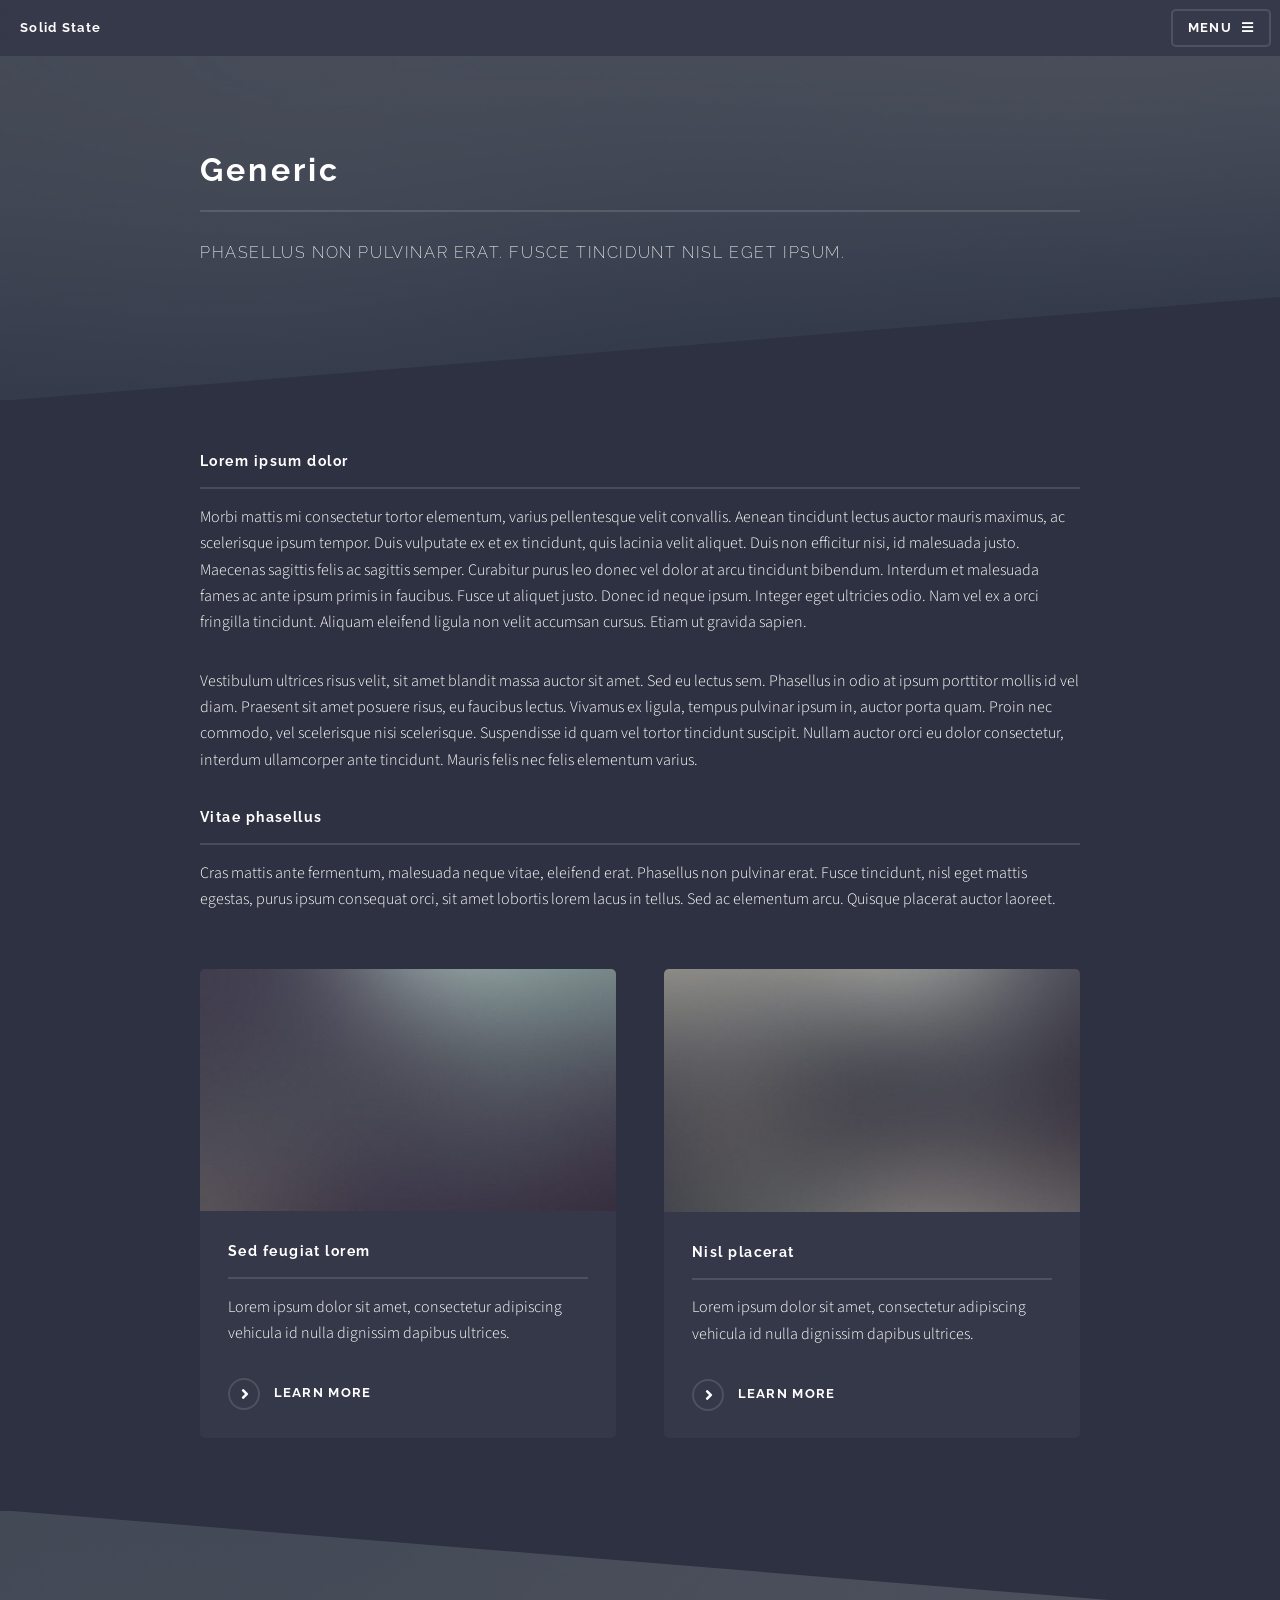
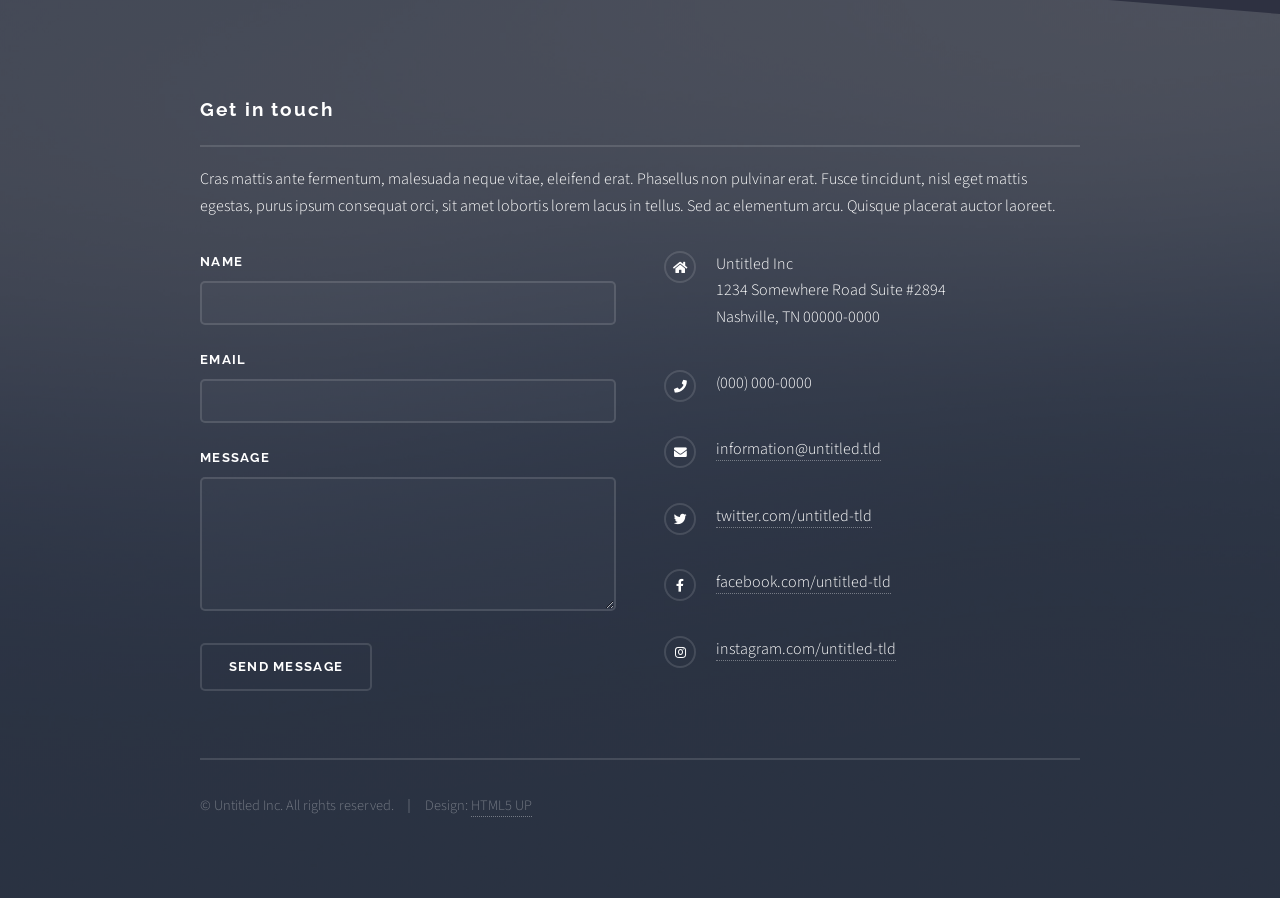
<file: generic.html>
<!DOCTYPE HTML>
<!--
	Solid State by HTML5 UP
	html5up.net | @ajlkn
	Free for personal and commercial use under the CCA 3.0 license (html5up.net/license)
-->
<html>
	<head>
		<title>Generic - Solid State by HTML5 UP</title>
		<meta charset="utf-8" />
		<meta name="viewport" content="width=device-width, initial-scale=1, user-scalable=no" />
		<link rel="stylesheet" href="assets/css/main.css" />
		<noscript><link rel="stylesheet" href="assets/css/noscript.css" /></noscript>
	</head>
	<body class="is-preload">

		<!-- Page Wrapper -->
			<div id="page-wrapper">

				<!-- Header -->
					<header id="header">
						<h1><a href="index.html">Solid State</a></h1>
						<nav>
							<a href="#menu">Menu</a>
						</nav>
					</header>

				<!-- Menu -->
					<nav id="menu">
						<div class="inner">
							<h2>Menu</h2>
							<ul class="links">
								<li><a href="index.html">Home</a></li>
								<li><a href="generic.html">Generic</a></li>
								<li><a href="elements.html">Elements</a></li>
							</ul>
							<a href="#" class="close">Close</a>
						</div>
					</nav>

				<!-- Wrapper -->
					<section id="wrapper">
						<header>
							<div class="inner">
								<h2>Generic</h2>
								<p>Phasellus non pulvinar erat. Fusce tincidunt nisl eget ipsum.</p>
							</div>
						</header>

						<!-- Content -->
							<div class="wrapper">
								<div class="inner">

									<h3 class="major">Lorem ipsum dolor</h3>
									<p>Morbi mattis mi consectetur tortor elementum, varius pellentesque velit convallis. Aenean tincidunt lectus auctor mauris maximus, ac scelerisque ipsum tempor. Duis vulputate ex et ex tincidunt, quis lacinia velit aliquet. Duis non efficitur nisi, id malesuada justo. Maecenas sagittis felis ac sagittis semper. Curabitur purus leo donec vel dolor at arcu tincidunt bibendum. Interdum et malesuada fames ac ante ipsum primis in faucibus. Fusce ut aliquet justo. Donec id neque ipsum. Integer eget ultricies odio. Nam vel ex a orci fringilla tincidunt. Aliquam eleifend ligula non velit accumsan cursus. Etiam ut gravida sapien.</p>

									<p>Vestibulum ultrices risus velit, sit amet blandit massa auctor sit amet. Sed eu lectus sem. Phasellus in odio at ipsum porttitor mollis id vel diam. Praesent sit amet posuere risus, eu faucibus lectus. Vivamus ex ligula, tempus pulvinar ipsum in, auctor porta quam. Proin nec commodo, vel scelerisque nisi scelerisque. Suspendisse id quam vel tortor tincidunt suscipit. Nullam auctor orci eu dolor consectetur, interdum ullamcorper ante tincidunt. Mauris felis nec felis elementum varius.</p>

									<h3 class="major">Vitae phasellus</h3>
									<p>Cras mattis ante fermentum, malesuada neque vitae, eleifend erat. Phasellus non pulvinar erat. Fusce tincidunt, nisl eget mattis egestas, purus ipsum consequat orci, sit amet lobortis lorem lacus in tellus. Sed ac elementum arcu. Quisque placerat auctor laoreet.</p>

									<section class="features">
										<article>
											<a href="#" class="image"><img src="images/pic04.jpg" alt="" /></a>
											<h3 class="major">Sed feugiat lorem</h3>
											<p>Lorem ipsum dolor sit amet, consectetur adipiscing vehicula id nulla dignissim dapibus ultrices.</p>
											<a href="#" class="special">Learn more</a>
										</article>
										<article>
											<a href="#" class="image"><img src="images/pic05.jpg" alt="" /></a>
											<h3 class="major">Nisl placerat</h3>
											<p>Lorem ipsum dolor sit amet, consectetur adipiscing vehicula id nulla dignissim dapibus ultrices.</p>
											<a href="#" class="special">Learn more</a>
										</article>
									</section>

								</div>
							</div>

					</section>

				<!-- Footer -->
					<section id="footer">
						<div class="inner">
							<h2 class="major">Get in touch</h2>
							<p>Cras mattis ante fermentum, malesuada neque vitae, eleifend erat. Phasellus non pulvinar erat. Fusce tincidunt, nisl eget mattis egestas, purus ipsum consequat orci, sit amet lobortis lorem lacus in tellus. Sed ac elementum arcu. Quisque placerat auctor laoreet.</p>
							<form method="post" action="#">
								<div class="fields">
									<div class="field">
										<label for="name">Name</label>
										<input type="text" name="name" id="name" />
									</div>
									<div class="field">
										<label for="email">Email</label>
										<input type="email" name="email" id="email" />
									</div>
									<div class="field">
										<label for="message">Message</label>
										<textarea name="message" id="message" rows="4"></textarea>
									</div>
								</div>
								<ul class="actions">
									<li><input type="submit" value="Send Message" /></li>
								</ul>
							</form>
							<ul class="contact">
								<li class="icon solid fa-home">
									Untitled Inc<br />
									1234 Somewhere Road Suite #2894<br />
									Nashville, TN 00000-0000
								</li>
								<li class="icon solid fa-phone">(000) 000-0000</li>
								<li class="icon solid fa-envelope"><a href="#">information@untitled.tld</a></li>
								<li class="icon brands fa-twitter"><a href="#">twitter.com/untitled-tld</a></li>
								<li class="icon brands fa-facebook-f"><a href="#">facebook.com/untitled-tld</a></li>
								<li class="icon brands fa-instagram"><a href="#">instagram.com/untitled-tld</a></li>
							</ul>
							<ul class="copyright">
								<li>&copy; Untitled Inc. All rights reserved.</li><li>Design: <a href="http://html5up.net">HTML5 UP</a></li>
							</ul>
						</div>
					</section>

			</div>

		<!-- Scripts -->
			<script src="assets/js/jquery.min.js"></script>
			<script src="assets/js/jquery.scrollex.min.js"></script>
			<script src="assets/js/browser.min.js"></script>
			<script src="assets/js/breakpoints.min.js"></script>
			<script src="assets/js/util.js"></script>
			<script src="assets/js/main.js"></script>

	</body>
</html>
</file>
<file: assets/css/noscript.css>
/*
	Solid State by HTML5 UP
	html5up.net | @ajlkn
	Free for personal and commercial use under the CCA 3.0 license (html5up.net/license)
*/

/* Banner */

	body.is-preload #banner .logo {
		-moz-transform: none;
		-webkit-transform: none;
		-ms-transform: none;
		transform: none;
		opacity: 1;
	}

	body.is-preload #banner h2 {
		opacity: 1;
		-moz-transform: none;
		-webkit-transform: none;
		-ms-transform: none;
		transform: none;
		-moz-filter: none;
		-webkit-filter: none;
		-ms-filter: none;
		filter: none;
	}

	body.is-preload #banner p {
		opacity: 01;
		-moz-transform: none;
		-webkit-transform: none;
		-ms-transform: none;
		transform: none;
		-moz-filter: none;
		-webkit-filter: none;
		-ms-filter: none;
		filter: none;
	}
</file>
<file: solid_perfolio/assets/css/noscript.css>
/*
	Solid State by HTML5 UP
	html5up.net | @ajlkn
	Free for personal and commercial use under the CCA 3.0 license (html5up.net/license)
*/

/* Banner */

	body.is-preload #banner .logo {
		-moz-transform: none;
		-webkit-transform: none;
		-ms-transform: none;
		transform: none;
		opacity: 1;
	}

	body.is-preload #banner h2 {
		opacity: 1;
		-moz-transform: none;
		-webkit-transform: none;
		-ms-transform: none;
		transform: none;
		-moz-filter: none;
		-webkit-filter: none;
		-ms-filter: none;
		filter: none;
	}

	body.is-preload #banner p {
		opacity: 01;
		-moz-transform: none;
		-webkit-transform: none;
		-ms-transform: none;
		transform: none;
		-moz-filter: none;
		-webkit-filter: none;
		-ms-filter: none;
		filter: none;
	}
</file>
<file: assets/css/main.css>
@import url(fontawesome-all.min.css);
@import url("https://fonts.googleapis.com/css?family=Raleway:200,700|Source+Sans+Pro:300,600,300italic,600italic");

/*
	Solid State by HTML5 UP
	html5up.net | @ajlkn
	Free for personal and commercial use under the CCA 3.0 license (html5up.net/license)
*/

html, body, div, span, applet, object,
iframe, h1, h2, h3, h4, h5, h6, p, blockquote,
pre, a, abbr, acronym, address, big, cite,
code, del, dfn, em, img, ins, kbd, q, s, samp,
small, strike, strong, sub, sup, tt, var, b,
u, i, center, dl, dt, dd, ol, ul, li, fieldset,
form, label, legend, table, caption, tbody,
tfoot, thead, tr, th, td, article, aside,
canvas, details, embed, figure, figcaption,
footer, header, hgroup, menu, nav, output, ruby,
section, summary, time, mark, audio, video {
	margin: 0;
	padding: 0;
	border: 0;
	font-size: 100%;
	font: inherit;
	vertical-align: baseline;}

article, aside, details, figcaption, figure,
footer, header, hgroup, menu, nav, section {
	display: block;}

body {
	line-height: 1;
}

ol, ul {
	list-style: none;
}

blockquote, q {
	quotes: none;
}

	blockquote:before, blockquote:after, q:before, q:after {
		content: '';
		content: none;
	}

table {
	border-collapse: collapse;
	border-spacing: 0;
}

body {
	-webkit-text-size-adjust: none;
}

mark {
	background-color: transparent;
	color: inherit;
}

input::-moz-focus-inner {
	border: 0;
	padding: 0;
}

input, select, textarea {
	-moz-appearance: none;
	-webkit-appearance: none;
	-ms-appearance: none;
	appearance: none;
}

/* Basic */

	@-ms-viewport {
		width: device-width;
	}

	body {
		-ms-overflow-style: scrollbar;
	}

	@media screen and (max-width: 480px) {

		html, body {
			min-width: 320px;
		}

	}

	html {
		box-sizing: border-box;
	}

	*, *:before, *:after {
		box-sizing: inherit;
	}

	body {
		background-color: #2e3141;
		background-image: linear-gradient(to top, rgba(46, 49, 65, 0.8), rgba(46, 49, 65, 0.8)), url("../../images/bg.jpg");
		background-size: auto,
 cover;
		background-attachment: fixed,
 fixed;
		background-position: center,
 center;
	}

		body.is-preload *, body.is-preload *:before, body.is-preload *:after {
			-moz-animation: none !important;
			-webkit-animation: none !important;
			-ms-animation: none !important;
			animation: none !important;
			-moz-transition: none !important;
			-webkit-transition: none !important;
			-ms-transition: none !important;
			transition: none !important;
		}

/* Type */

	body, input, select, textarea {
		color: #ffffff;
		font-family: "Source Sans Pro", Helvetica, sans-serif;
		font-size: 16.5pt;
		font-weight: 300;
		line-height: 1.65;
	}

		@media screen and (max-width: 1680px) {

			body, input, select, textarea {
				font-size: 13pt;
			}

		}

		@media screen and (max-width: 1280px) {

			body, input, select, textarea {
				font-size: 12pt;
			}

		}

		@media screen and (max-width: 980px) {

			body, input, select, textarea {
				font-size: 12pt;
			}

		}

		@media screen and (max-width: 736px) {

			body, input, select, textarea {
				font-size: 12pt;
			}

		}

		@media screen and (max-width: 480px) {

			body, input, select, textarea {
				font-size: 12pt;
			}

		}

	a {
		-moz-transition: color 0.2s ease-in-out, border-bottom-color 0.2s ease-in-out;
		-webkit-transition: color 0.2s ease-in-out, border-bottom-color 0.2s ease-in-out;
		-ms-transition: color 0.2s ease-in-out, border-bottom-color 0.2s ease-in-out;
		transition: color 0.2s ease-in-out, border-bottom-color 0.2s ease-in-out;
		border-bottom: dotted 1px rgba(255, 255, 255, 0.35);
		color: #ffffff;
		text-decoration: none;
	}

		a:hover {
			border-bottom-color: transparent;
			color: #ffffff !important;
		}

		a.special:not(.button) {
			text-decoration: none;
			border-bottom: 0;
			display: block;
			font-family: Raleway, Helvetica, sans-serif;
			font-size: 0.8em;
			font-weight: 700;
			letter-spacing: 0.1em;
			margin: 0 0 2em 0;
			text-transform: uppercase;
		}

			a.special:not(.button):before {
				-moz-osx-font-smoothing: grayscale;
				-webkit-font-smoothing: antialiased;
				display: inline-block;
				font-style: normal;
				font-variant: normal;
				text-rendering: auto;
				line-height: 1;
				text-transform: none !important;
				font-family: 'Font Awesome 5 Free';
				font-weight: 900;
			}

			a.special:not(.button):before {
				-moz-transition: background-color 0.2s ease-in-out;
				-webkit-transition: background-color 0.2s ease-in-out;
				-ms-transition: background-color 0.2s ease-in-out;
				transition: background-color 0.2s ease-in-out;
				border-radius: 100%;
				border: solid 2px rgba(255, 255, 255, 0.125);
				content: '\f105';
				display: inline-block;
				font-size: 1.25em;
				height: 2em;
				line-height: 1.75em;
				margin-right: 0.85em;
				text-align: center;
				text-indent: 0.15em;
				vertical-align: middle;
				width: 2em;
			}

			a.special:not(.button):hover:before {
				background-color: rgba(255, 255, 255, 0.025);
			}

			a.special:not(.button):active:before {
				background-color: rgba(255, 255, 255, 0.075);
			}

	strong, b {
		color: #ffffff;
		font-weight: 600;
	}

	em, i {
		font-style: italic;
	}

	p {
		margin: 0 0 2em 0;
	}

	h1, h2, h3, h4, h5, h6 {
		color: #ffffff;
		font-family: Raleway, Helvetica, sans-serif;
		font-weight: 700;
		letter-spacing: 0.1em;
		margin: 0 0 1em 0;
		/*
		text-transform: uppercase;
		*/
	}

		h1 a, h2 a, h3 a, h4 a, h5 a, h6 a {
			color: inherit;
			text-decoration: none;
			border-bottom: 0;
		}

		h1 span, h2 span, h3 span, h4 span, h5 span, h6 span {
			font-weight: 200;
		}

		h1.major, h2.major, h3.major, h4.major, h5.major, h6.major {
			padding-bottom: 1em;
			border-bottom: solid 2px rgba(255, 255, 255, 0.125);
		}

	h2 {
		font-size: 1.2em;
	}

	h3 {
		font-size: 0.9em;
	}

	h4 {
		font-size: 0.7em;
	}

	h5 {
		font-size: 0.7em;
	}

	h6 {
		font-size: 0.7em;
	}

	@media screen and (max-width: 736px) {

		h2 {
			font-size: 1em;
		}

		h3 {
			font-size: 0.8em;
		}

	}

	sub {
		font-size: 0.8em;
		position: relative;
		top: 0.5em;
	}

	sup {
		font-size: 0.8em;
		position: relative;
		top: -0.5em;
	}

	blockquote {
		border-left: solid 4px rgba(255, 255, 255, 0.125);
		font-style: italic;
		margin: 0 0 2em 0;
		padding: 0.5em 0 0.5em 2em;
	}

	code {
		background: rgba(255, 255, 255, 0.025);
		border-radius: 5px;
		border: solid 2px rgba(255, 255, 255, 0.125);
		font-family: "Courier New", monospace;
		font-size: 0.9em;
		margin: 0 0.25em;
		padding: 0.25em 0.65em;
	}

	pre {
		-webkit-overflow-scrolling: touch;
		font-family: "Courier New", monospace;
		font-size: 0.9em;
		margin: 0 0 2em 0;
	}

		pre code {
			display: block;
			line-height: 1.75em;
			padding: 1em 1.5em;
			overflow-x: auto;
		}

	hr {
		border: 0;
		border-bottom: solid 2px rgba(255, 255, 255, 0.125);
		margin: 2.5em 0;
	}

		hr.major {
			margin: 4em 0;
		}

	.align-left {
		text-align: left;
	}

	.align-center {
		text-align: center;
	}

	.align-right {
		text-align: right;
	}

/* Row */

	.row {
		display: flex;
		flex-wrap: wrap;
		box-sizing: border-box;
		align-items: stretch;
	}

		.row > * {
			box-sizing: border-box;
		}

		.row.gtr-uniform > * > :last-child {
			margin-bottom: 0;
		}

		.row.aln-left {
			justify-content: flex-start;
		}

		.row.aln-center {
			justify-content: center;
		}

		.row.aln-right {
			justify-content: flex-end;
		}

		.row.aln-top {
			align-items: flex-start;
		}

		.row.aln-middle {
			align-items: center;
		}

		.row.aln-bottom {
			align-items: flex-end;
		}

		.row > .imp {
			order: -1;
		}

		.row > .col-1 {
			width: 8.33333%;
		}

		.row > .off-1 {
			margin-left: 8.33333%;
		}

		.row > .col-2 {
			width: 16.66667%;
		}

		.row > .off-2 {
			margin-left: 16.66667%;
		}

		.row > .col-3 {
			width: 25%;
		}

		.row > .off-3 {
			margin-left: 25%;
		}

		.row > .col-4 {
			width: 33.33333%;
		}

		.row > .off-4 {
			margin-left: 33.33333%;
		}

		.row > .col-5 {
			width: 41.66667%;
		}

		.row > .off-5 {
			margin-left: 41.66667%;
		}

		.row > .col-6 {
			width: 50%;
		}

		.row > .off-6 {
			margin-left: 50%;
		}

		.row > .col-7 {
			width: 58.33333%;
		}

		.row > .off-7 {
			margin-left: 58.33333%;
		}

		.row > .col-8 {
			width: 66.66667%;
		}

		.row > .off-8 {
			margin-left: 66.66667%;
		}

		.row > .col-9 {
			width: 75%;
		}

		.row > .off-9 {
			margin-left: 75%;
		}

		.row > .col-10 {
			width: 83.33333%;
		}

		.row > .off-10 {
			margin-left: 83.33333%;
		}

		.row > .col-11 {
			width: 91.66667%;
		}

		.row > .off-11 {
			margin-left: 91.66667%;
		}

		.row > .col-12 {
			width: 100%;
		}

		.row > .off-12 {
			margin-left: 100%;
		}

		.row.gtr-0 {
			margin-top: 0;
			margin-left: 0em;
		}

			.row.gtr-0 > * {
				padding: 0 0 0 0em;
			}

			.row.gtr-0.gtr-uniform {
				margin-top: 0em;
			}

				.row.gtr-0.gtr-uniform > * {
					padding-top: 0em;
				}

		.row.gtr-25 {
			margin-top: 0;
			margin-left: -0.4375em;
		}

			.row.gtr-25 > * {
				padding: 0 0 0 0.4375em;
			}

			.row.gtr-25.gtr-uniform {
				margin-top: -0.4375em;
			}

				.row.gtr-25.gtr-uniform > * {
					padding-top: 0.4375em;
				}

		.row.gtr-50 {
			margin-top: 0;
			margin-left: -0.875em;
		}

			.row.gtr-50 > * {
				padding: 0 0 0 0.875em;
			}

			.row.gtr-50.gtr-uniform {
				margin-top: -0.875em;
			}

				.row.gtr-50.gtr-uniform > * {
					padding-top: 0.875em;
				}

		.row {
			margin-top: 0;
			margin-left: -1.75em;
		}

			.row > * {
				padding: 0 0 0 1.75em;
			}

			.row.gtr-uniform {
				margin-top: -1.75em;
			}

				.row.gtr-uniform > * {
					padding-top: 1.75em;
				}

		.row.gtr-150 {
			margin-top: 0;
			margin-left: -2.625em;
		}

			.row.gtr-150 > * {
				padding: 0 0 0 2.625em;
			}

			.row.gtr-150.gtr-uniform {
				margin-top: -2.625em;
			}

				.row.gtr-150.gtr-uniform > * {
					padding-top: 2.625em;
				}

		.row.gtr-200 {
			margin-top: 0;
			margin-left: -3.5em;
		}

			.row.gtr-200 > * {
				padding: 0 0 0 3.5em;
			}

			.row.gtr-200.gtr-uniform {
				margin-top: -3.5em;
			}

				.row.gtr-200.gtr-uniform > * {
					padding-top: 3.5em;
				}

		@media screen and (max-width: 1680px) {

			.row {
				display: flex;
				flex-wrap: wrap;
				box-sizing: border-box;
				align-items: stretch;
			}

				.row > * {
					box-sizing: border-box;
				}

				.row.gtr-uniform > * > :last-child {
					margin-bottom: 0;
				}

				.row.aln-left {
					justify-content: flex-start;
				}

				.row.aln-center {
					justify-content: center;
				}

				.row.aln-right {
					justify-content: flex-end;
				}

				.row.aln-top {
					align-items: flex-start;
				}

				.row.aln-middle {
					align-items: center;
				}

				.row.aln-bottom {
					align-items: flex-end;
				}

				.row > .imp-xlarge {
					order: -1;
				}

				.row > .col-1-xlarge {
					width: 8.33333%;
				}

				.row > .off-1-xlarge {
					margin-left: 8.33333%;
				}

				.row > .col-2-xlarge {
					width: 16.66667%;
				}

				.row > .off-2-xlarge {
					margin-left: 16.66667%;
				}

				.row > .col-3-xlarge {
					width: 25%;
				}

				.row > .off-3-xlarge {
					margin-left: 25%;
				}

				.row > .col-4-xlarge {
					width: 33.33333%;
				}

				.row > .off-4-xlarge {
					margin-left: 33.33333%;
				}

				.row > .col-5-xlarge {
					width: 41.66667%;
				}

				.row > .off-5-xlarge {
					margin-left: 41.66667%;
				}

				.row > .col-6-xlarge {
					width: 50%;
				}

				.row > .off-6-xlarge {
					margin-left: 50%;
				}

				.row > .col-7-xlarge {
					width: 58.33333%;
				}

				.row > .off-7-xlarge {
					margin-left: 58.33333%;
				}

				.row > .col-8-xlarge {
					width: 66.66667%;
				}

				.row > .off-8-xlarge {
					margin-left: 66.66667%;
				}

				.row > .col-9-xlarge {
					width: 75%;
				}

				.row > .off-9-xlarge {
					margin-left: 75%;
				}

				.row > .col-10-xlarge {
					width: 83.33333%;
				}

				.row > .off-10-xlarge {
					margin-left: 83.33333%;
				}

				.row > .col-11-xlarge {
					width: 91.66667%;
				}

				.row > .off-11-xlarge {
					margin-left: 91.66667%;
				}

				.row > .col-12-xlarge {
					width: 100%;
				}

				.row > .off-12-xlarge {
					margin-left: 100%;
				}

				.row.gtr-0 {
					margin-top: 0;
					margin-left: 0em;
				}

					.row.gtr-0 > * {
						padding: 0 0 0 0em;
					}

					.row.gtr-0.gtr-uniform {
						margin-top: 0em;
					}

						.row.gtr-0.gtr-uniform > * {
							padding-top: 0em;
						}

				.row.gtr-25 {
					margin-top: 0;
					margin-left: -0.4375em;
				}

					.row.gtr-25 > * {
						padding: 0 0 0 0.4375em;
					}

					.row.gtr-25.gtr-uniform {
						margin-top: -0.4375em;
					}

						.row.gtr-25.gtr-uniform > * {
							padding-top: 0.4375em;
						}

				.row.gtr-50 {
					margin-top: 0;
					margin-left: -0.875em;
				}

					.row.gtr-50 > * {
						padding: 0 0 0 0.875em;
					}

					.row.gtr-50.gtr-uniform {
						margin-top: -0.875em;
					}

						.row.gtr-50.gtr-uniform > * {
							padding-top: 0.875em;
						}

				.row {
					margin-top: 0;
					margin-left: -1.75em;
				}

					.row > * {
						padding: 0 0 0 1.75em;
					}

					.row.gtr-uniform {
						margin-top: -1.75em;
					}

						.row.gtr-uniform > * {
							padding-top: 1.75em;
						}

				.row.gtr-150 {
					margin-top: 0;
					margin-left: -2.625em;
				}

					.row.gtr-150 > * {
						padding: 0 0 0 2.625em;
					}

					.row.gtr-150.gtr-uniform {
						margin-top: -2.625em;
					}

						.row.gtr-150.gtr-uniform > * {
							padding-top: 2.625em;
						}

				.row.gtr-200 {
					margin-top: 0;
					margin-left: -3.5em;
				}

					.row.gtr-200 > * {
						padding: 0 0 0 3.5em;
					}

					.row.gtr-200.gtr-uniform {
						margin-top: -3.5em;
					}

						.row.gtr-200.gtr-uniform > * {
							padding-top: 3.5em;
						}

		}

		@media screen and (max-width: 1280px) {

			.row {
				display: flex;
				flex-wrap: wrap;
				box-sizing: border-box;
				align-items: stretch;
			}

				.row > * {
					box-sizing: border-box;
				}

				.row.gtr-uniform > * > :last-child {
					margin-bottom: 0;
				}

				.row.aln-left {
					justify-content: flex-start;
				}

				.row.aln-center {
					justify-content: center;
				}

				.row.aln-right {
					justify-content: flex-end;
				}

				.row.aln-top {
					align-items: flex-start;
				}

				.row.aln-middle {
					align-items: center;
				}

				.row.aln-bottom {
					align-items: flex-end;
				}

				.row > .imp-large {
					order: -1;
				}

				.row > .col-1-large {
					width: 8.33333%;
				}

				.row > .off-1-large {
					margin-left: 8.33333%;
				}

				.row > .col-2-large {
					width: 16.66667%;
				}

				.row > .off-2-large {
					margin-left: 16.66667%;
				}

				.row > .col-3-large {
					width: 25%;
				}

				.row > .off-3-large {
					margin-left: 25%;
				}

				.row > .col-4-large {
					width: 33.33333%;
				}

				.row > .off-4-large {
					margin-left: 33.33333%;
				}

				.row > .col-5-large {
					width: 41.66667%;
				}

				.row > .off-5-large {
					margin-left: 41.66667%;
				}

				.row > .col-6-large {
					width: 50%;
				}

				.row > .off-6-large {
					margin-left: 50%;
				}

				.row > .col-7-large {
					width: 58.33333%;
				}

				.row > .off-7-large {
					margin-left: 58.33333%;
				}

				.row > .col-8-large {
					width: 66.66667%;
				}

				.row > .off-8-large {
					margin-left: 66.66667%;
				}

				.row > .col-9-large {
					width: 75%;
				}

				.row > .off-9-large {
					margin-left: 75%;
				}

				.row > .col-10-large {
					width: 83.33333%;
				}

				.row > .off-10-large {
					margin-left: 83.33333%;
				}

				.row > .col-11-large {
					width: 91.66667%;
				}

				.row > .off-11-large {
					margin-left: 91.66667%;
				}

				.row > .col-12-large {
					width: 100%;
				}

				.row > .off-12-large {
					margin-left: 100%;
				}

				.row.gtr-0 {
					margin-top: 0;
					margin-left: 0em;
				}

					.row.gtr-0 > * {
						padding: 0 0 0 0em;
					}

					.row.gtr-0.gtr-uniform {
						margin-top: 0em;
					}

						.row.gtr-0.gtr-uniform > * {
							padding-top: 0em;
						}

				.row.gtr-25 {
					margin-top: 0;
					margin-left: -0.4375em;
				}

					.row.gtr-25 > * {
						padding: 0 0 0 0.4375em;
					}

					.row.gtr-25.gtr-uniform {
						margin-top: -0.4375em;
					}

						.row.gtr-25.gtr-uniform > * {
							padding-top: 0.4375em;
						}

				.row.gtr-50 {
					margin-top: 0;
					margin-left: -0.875em;
				}

					.row.gtr-50 > * {
						padding: 0 0 0 0.875em;
					}

					.row.gtr-50.gtr-uniform {
						margin-top: -0.875em;
					}

						.row.gtr-50.gtr-uniform > * {
							padding-top: 0.875em;
						}

				.row {
					margin-top: 0;
					margin-left: -1.75em;
				}

					.row > * {
						padding: 0 0 0 1.75em;
					}

					.row.gtr-uniform {
						margin-top: -1.75em;
					}

						.row.gtr-uniform > * {
							padding-top: 1.75em;
						}

				.row.gtr-150 {
					margin-top: 0;
					margin-left: -2.625em;
				}

					.row.gtr-150 > * {
						padding: 0 0 0 2.625em;
					}

					.row.gtr-150.gtr-uniform {
						margin-top: -2.625em;
					}

						.row.gtr-150.gtr-uniform > * {
							padding-top: 2.625em;
						}

				.row.gtr-200 {
					margin-top: 0;
					margin-left: -3.5em;
				}

					.row.gtr-200 > * {
						padding: 0 0 0 3.5em;
					}

					.row.gtr-200.gtr-uniform {
						margin-top: -3.5em;
					}

						.row.gtr-200.gtr-uniform > * {
							padding-top: 3.5em;
						}

		}

		@media screen and (max-width: 980px) {

			.row {
				display: flex;
				flex-wrap: wrap;
				box-sizing: border-box;
				align-items: stretch;
			}

				.row > * {
					box-sizing: border-box;
				}

				.row.gtr-uniform > * > :last-child {
					margin-bottom: 0;
				}

				.row.aln-left {
					justify-content: flex-start;
				}

				.row.aln-center {
					justify-content: center;
				}

				.row.aln-right {
					justify-content: flex-end;
				}

				.row.aln-top {
					align-items: flex-start;
				}

				.row.aln-middle {
					align-items: center;
				}

				.row.aln-bottom {
					align-items: flex-end;
				}

				.row > .imp-medium {
					order: -1;
				}

				.row > .col-1-medium {
					width: 8.33333%;
				}

				.row > .off-1-medium {
					margin-left: 8.33333%;
				}

				.row > .col-2-medium {
					width: 16.66667%;
				}

				.row > .off-2-medium {
					margin-left: 16.66667%;
				}

				.row > .col-3-medium {
					width: 25%;
				}

				.row > .off-3-medium {
					margin-left: 25%;
				}

				.row > .col-4-medium {
					width: 33.33333%;
				}

				.row > .off-4-medium {
					margin-left: 33.33333%;
				}

				.row > .col-5-medium {
					width: 41.66667%;
				}

				.row > .off-5-medium {
					margin-left: 41.66667%;
				}

				.row > .col-6-medium {
					width: 50%;
				}

				.row > .off-6-medium {
					margin-left: 50%;
				}

				.row > .col-7-medium {
					width: 58.33333%;
				}

				.row > .off-7-medium {
					margin-left: 58.33333%;
				}

				.row > .col-8-medium {
					width: 66.66667%;
				}

				.row > .off-8-medium {
					margin-left: 66.66667%;
				}

				.row > .col-9-medium {
					width: 75%;
				}

				.row > .off-9-medium {
					margin-left: 75%;
				}

				.row > .col-10-medium {
					width: 83.33333%;
				}

				.row > .off-10-medium {
					margin-left: 83.33333%;
				}

				.row > .col-11-medium {
					width: 91.66667%;
				}

				.row > .off-11-medium {
					margin-left: 91.66667%;
				}

				.row > .col-12-medium {
					width: 100%;
				}

				.row > .off-12-medium {
					margin-left: 100%;
				}

				.row.gtr-0 {
					margin-top: 0;
					margin-left: 0em;
				}

					.row.gtr-0 > * {
						padding: 0 0 0 0em;
					}

					.row.gtr-0.gtr-uniform {
						margin-top: 0em;
					}

						.row.gtr-0.gtr-uniform > * {
							padding-top: 0em;
						}

				.row.gtr-25 {
					margin-top: 0;
					margin-left: -0.4375em;
				}

					.row.gtr-25 > * {
						padding: 0 0 0 0.4375em;
					}

					.row.gtr-25.gtr-uniform {
						margin-top: -0.4375em;
					}

						.row.gtr-25.gtr-uniform > * {
							padding-top: 0.4375em;
						}

				.row.gtr-50 {
					margin-top: 0;
					margin-left: -0.875em;
				}

					.row.gtr-50 > * {
						padding: 0 0 0 0.875em;
					}

					.row.gtr-50.gtr-uniform {
						margin-top: -0.875em;
					}

						.row.gtr-50.gtr-uniform > * {
							padding-top: 0.875em;
						}

				.row {
					margin-top: 0;
					margin-left: -1.75em;
				}

					.row > * {
						padding: 0 0 0 1.75em;
					}

					.row.gtr-uniform {
						margin-top: -1.75em;
					}

						.row.gtr-uniform > * {
							padding-top: 1.75em;
						}

				.row.gtr-150 {
					margin-top: 0;
					margin-left: -2.625em;
				}

					.row.gtr-150 > * {
						padding: 0 0 0 2.625em;
					}

					.row.gtr-150.gtr-uniform {
						margin-top: -2.625em;
					}

						.row.gtr-150.gtr-uniform > * {
							padding-top: 2.625em;
						}

				.row.gtr-200 {
					margin-top: 0;
					margin-left: -3.5em;
				}

					.row.gtr-200 > * {
						padding: 0 0 0 3.5em;
					}

					.row.gtr-200.gtr-uniform {
						margin-top: -3.5em;
					}

						.row.gtr-200.gtr-uniform > * {
							padding-top: 3.5em;
						}

		}

		@media screen and (max-width: 736px) {

			.row {
				display: flex;
				flex-wrap: wrap;
				box-sizing: border-box;
				align-items: stretch;
			}

				.row > * {
					box-sizing: border-box;
				}

				.row.gtr-uniform > * > :last-child {
					margin-bottom: 0;
				}

				.row.aln-left {
					justify-content: flex-start;
				}

				.row.aln-center {
					justify-content: center;
				}

				.row.aln-right {
					justify-content: flex-end;
				}

				.row.aln-top {
					align-items: flex-start;
				}

				.row.aln-middle {
					align-items: center;
				}

				.row.aln-bottom {
					align-items: flex-end;
				}

				.row > .imp-small {
					order: -1;
				}

				.row > .col-1-small {
					width: 8.33333%;
				}

				.row > .off-1-small {
					margin-left: 8.33333%;
				}

				.row > .col-2-small {
					width: 16.66667%;
				}

				.row > .off-2-small {
					margin-left: 16.66667%;
				}

				.row > .col-3-small {
					width: 25%;
				}

				.row > .off-3-small {
					margin-left: 25%;
				}

				.row > .col-4-small {
					width: 33.33333%;
				}

				.row > .off-4-small {
					margin-left: 33.33333%;
				}

				.row > .col-5-small {
					width: 41.66667%;
				}

				.row > .off-5-small {
					margin-left: 41.66667%;
				}

				.row > .col-6-small {
					width: 50%;
				}

				.row > .off-6-small {
					margin-left: 50%;
				}

				.row > .col-7-small {
					width: 58.33333%;
				}

				.row > .off-7-small {
					margin-left: 58.33333%;
				}

				.row > .col-8-small {
					width: 66.66667%;
				}

				.row > .off-8-small {
					margin-left: 66.66667%;
				}

				.row > .col-9-small {
					width: 75%;
				}

				.row > .off-9-small {
					margin-left: 75%;
				}

				.row > .col-10-small {
					width: 83.33333%;
				}

				.row > .off-10-small {
					margin-left: 83.33333%;
				}

				.row > .col-11-small {
					width: 91.66667%;
				}

				.row > .off-11-small {
					margin-left: 91.66667%;
				}

				.row > .col-12-small {
					width: 100%;
				}

				.row > .off-12-small {
					margin-left: 100%;
				}

				.row.gtr-0 {
					margin-top: 0;
					margin-left: 0em;
				}

					.row.gtr-0 > * {
						padding: 0 0 0 0em;
					}

					.row.gtr-0.gtr-uniform {
						margin-top: 0em;
					}

						.row.gtr-0.gtr-uniform > * {
							padding-top: 0em;
						}

				.row.gtr-25 {
					margin-top: 0;
					margin-left: -0.3125em;
				}

					.row.gtr-25 > * {
						padding: 0 0 0 0.3125em;
					}

					.row.gtr-25.gtr-uniform {
						margin-top: -0.3125em;
					}

						.row.gtr-25.gtr-uniform > * {
							padding-top: 0.3125em;
						}

				.row.gtr-50 {
					margin-top: 0;
					margin-left: -0.625em;
				}

					.row.gtr-50 > * {
						padding: 0 0 0 0.625em;
					}

					.row.gtr-50.gtr-uniform {
						margin-top: -0.625em;
					}

						.row.gtr-50.gtr-uniform > * {
							padding-top: 0.625em;
						}

				.row {
					margin-top: 0;
					margin-left: -1.25em;
				}

					.row > * {
						padding: 0 0 0 1.25em;
					}

					.row.gtr-uniform {
						margin-top: -1.25em;
					}

						.row.gtr-uniform > * {
							padding-top: 1.25em;
						}

				.row.gtr-150 {
					margin-top: 0;
					margin-left: -1.875em;
				}

					.row.gtr-150 > * {
						padding: 0 0 0 1.875em;
					}

					.row.gtr-150.gtr-uniform {
						margin-top: -1.875em;
					}

						.row.gtr-150.gtr-uniform > * {
							padding-top: 1.875em;
						}

				.row.gtr-200 {
					margin-top: 0;
					margin-left: -2.5em;
				}

					.row.gtr-200 > * {
						padding: 0 0 0 2.5em;
					}

					.row.gtr-200.gtr-uniform {
						margin-top: -2.5em;
					}

						.row.gtr-200.gtr-uniform > * {
							padding-top: 2.5em;
						}

		}

		@media screen and (max-width: 480px) {

			.row {
				display: flex;
				flex-wrap: wrap;
				box-sizing: border-box;
				align-items: stretch;
			}

				.row > * {
					box-sizing: border-box;
				}

				.row.gtr-uniform > * > :last-child {
					margin-bottom: 0;
				}

				.row.aln-left {
					justify-content: flex-start;
				}

				.row.aln-center {
					justify-content: center;
				}

				.row.aln-right {
					justify-content: flex-end;
				}

				.row.aln-top {
					align-items: flex-start;
				}

				.row.aln-middle {
					align-items: center;
				}

				.row.aln-bottom {
					align-items: flex-end;
				}

				.row > .imp-xsmall {
					order: -1;
				}

				.row > .col-1-xsmall {
					width: 8.33333%;
				}

				.row > .off-1-xsmall {
					margin-left: 8.33333%;
				}

				.row > .col-2-xsmall {
					width: 16.66667%;
				}

				.row > .off-2-xsmall {
					margin-left: 16.66667%;
				}

				.row > .col-3-xsmall {
					width: 25%;
				}

				.row > .off-3-xsmall {
					margin-left: 25%;
				}

				.row > .col-4-xsmall {
					width: 33.33333%;
				}

				.row > .off-4-xsmall {
					margin-left: 33.33333%;
				}

				.row > .col-5-xsmall {
					width: 41.66667%;
				}

				.row > .off-5-xsmall {
					margin-left: 41.66667%;
				}

				.row > .col-6-xsmall {
					width: 50%;
				}

				.row > .off-6-xsmall {
					margin-left: 50%;
				}

				.row > .col-7-xsmall {
					width: 58.33333%;
				}

				.row > .off-7-xsmall {
					margin-left: 58.33333%;
				}

				.row > .col-8-xsmall {
					width: 66.66667%;
				}

				.row > .off-8-xsmall {
					margin-left: 66.66667%;
				}

				.row > .col-9-xsmall {
					width: 75%;
				}

				.row > .off-9-xsmall {
					margin-left: 75%;
				}

				.row > .col-10-xsmall {
					width: 83.33333%;
				}

				.row > .off-10-xsmall {
					margin-left: 83.33333%;
				}

				.row > .col-11-xsmall {
					width: 91.66667%;
				}

				.row > .off-11-xsmall {
					margin-left: 91.66667%;
				}

				.row > .col-12-xsmall {
					width: 100%;
				}

				.row > .off-12-xsmall {
					margin-left: 100%;
				}

				.row.gtr-0 {
					margin-top: 0;
					margin-left: 0em;
				}

					.row.gtr-0 > * {
						padding: 0 0 0 0em;
					}

					.row.gtr-0.gtr-uniform {
						margin-top: 0em;
					}

						.row.gtr-0.gtr-uniform > * {
							padding-top: 0em;
						}

				.row.gtr-25 {
					margin-top: 0;
					margin-left: -0.3125em;
				}

					.row.gtr-25 > * {
						padding: 0 0 0 0.3125em;
					}

					.row.gtr-25.gtr-uniform {
						margin-top: -0.3125em;
					}

						.row.gtr-25.gtr-uniform > * {
							padding-top: 0.3125em;
						}

				.row.gtr-50 {
					margin-top: 0;
					margin-left: -0.625em;
				}

					.row.gtr-50 > * {
						padding: 0 0 0 0.625em;
					}

					.row.gtr-50.gtr-uniform {
						margin-top: -0.625em;
					}

						.row.gtr-50.gtr-uniform > * {
							padding-top: 0.625em;
						}

				.row {
					margin-top: 0;
					margin-left: -1.25em;
				}

					.row > * {
						padding: 0 0 0 1.25em;
					}

					.row.gtr-uniform {
						margin-top: -1.25em;
					}

						.row.gtr-uniform > * {
							padding-top: 1.25em;
						}

				.row.gtr-150 {
					margin-top: 0;
					margin-left: -1.875em;
				}

					.row.gtr-150 > * {
						padding: 0 0 0 1.875em;
					}

					.row.gtr-150.gtr-uniform {
						margin-top: -1.875em;
					}

						.row.gtr-150.gtr-uniform > * {
							padding-top: 1.875em;
						}

				.row.gtr-200 {
					margin-top: 0;
					margin-left: -2.5em;
				}

					.row.gtr-200 > * {
						padding: 0 0 0 2.5em;
					}

					.row.gtr-200.gtr-uniform {
						margin-top: -2.5em;
					}

						.row.gtr-200.gtr-uniform > * {
							padding-top: 2.5em;
						}

		}

		@media screen and (max-width: 360px) {

			.row {
				display: flex;
				flex-wrap: wrap;
				box-sizing: border-box;
				align-items: stretch;
			}

				.row > * {
					box-sizing: border-box;
				}

				.row.gtr-uniform > * > :last-child {
					margin-bottom: 0;
				}

				.row.aln-left {
					justify-content: flex-start;
				}

				.row.aln-center {
					justify-content: center;
				}

				.row.aln-right {
					justify-content: flex-end;
				}

				.row.aln-top {
					align-items: flex-start;
				}

				.row.aln-middle {
					align-items: center;
				}

				.row.aln-bottom {
					align-items: flex-end;
				}

				.row > .imp-xxsmall {
					order: -1;
				}

				.row > .col-1-xxsmall {
					width: 8.33333%;
				}

				.row > .off-1-xxsmall {
					margin-left: 8.33333%;
				}

				.row > .col-2-xxsmall {
					width: 16.66667%;
				}

				.row > .off-2-xxsmall {
					margin-left: 16.66667%;
				}

				.row > .col-3-xxsmall {
					width: 25%;
				}

				.row > .off-3-xxsmall {
					margin-left: 25%;
				}

				.row > .col-4-xxsmall {
					width: 33.33333%;
				}

				.row > .off-4-xxsmall {
					margin-left: 33.33333%;
				}

				.row > .col-5-xxsmall {
					width: 41.66667%;
				}

				.row > .off-5-xxsmall {
					margin-left: 41.66667%;
				}

				.row > .col-6-xxsmall {
					width: 50%;
				}

				.row > .off-6-xxsmall {
					margin-left: 50%;
				}

				.row > .col-7-xxsmall {
					width: 58.33333%;
				}

				.row > .off-7-xxsmall {
					margin-left: 58.33333%;
				}

				.row > .col-8-xxsmall {
					width: 66.66667%;
				}

				.row > .off-8-xxsmall {
					margin-left: 66.66667%;
				}

				.row > .col-9-xxsmall {
					width: 75%;
				}

				.row > .off-9-xxsmall {
					margin-left: 75%;
				}

				.row > .col-10-xxsmall {
					width: 83.33333%;
				}

				.row > .off-10-xxsmall {
					margin-left: 83.33333%;
				}

				.row > .col-11-xxsmall {
					width: 91.66667%;
				}

				.row > .off-11-xxsmall {
					margin-left: 91.66667%;
				}

				.row > .col-12-xxsmall {
					width: 100%;
				}

				.row > .off-12-xxsmall {
					margin-left: 100%;
				}

				.row.gtr-0 {
					margin-top: 0;
					margin-left: 0em;
				}

					.row.gtr-0 > * {
						padding: 0 0 0 0em;
					}

					.row.gtr-0.gtr-uniform {
						margin-top: 0em;
					}

						.row.gtr-0.gtr-uniform > * {
							padding-top: 0em;
						}

				.row.gtr-25 {
					margin-top: 0;
					margin-left: -0.3125em;
				}

					.row.gtr-25 > * {
						padding: 0 0 0 0.3125em;
					}

					.row.gtr-25.gtr-uniform {
						margin-top: -0.3125em;
					}

						.row.gtr-25.gtr-uniform > * {
							padding-top: 0.3125em;
						}

				.row.gtr-50 {
					margin-top: 0;
					margin-left: -0.625em;
				}

					.row.gtr-50 > * {
						padding: 0 0 0 0.625em;
					}

					.row.gtr-50.gtr-uniform {
						margin-top: -0.625em;
					}

						.row.gtr-50.gtr-uniform > * {
							padding-top: 0.625em;
						}

				.row {
					margin-top: 0;
					margin-left: -1.25em;
				}

					.row > * {
						padding: 0 0 0 1.25em;
					}

					.row.gtr-uniform {
						margin-top: -1.25em;
					}

						.row.gtr-uniform > * {
							padding-top: 1.25em;
						}

				.row.gtr-150 {
					margin-top: 0;
					margin-left: -1.875em;
				}

					.row.gtr-150 > * {
						padding: 0 0 0 1.875em;
					}

					.row.gtr-150.gtr-uniform {
						margin-top: -1.875em;
					}

						.row.gtr-150.gtr-uniform > * {
							padding-top: 1.875em;
						}

				.row.gtr-200 {
					margin-top: 0;
					margin-left: -2.5em;
				}

					.row.gtr-200 > * {
						padding: 0 0 0 2.5em;
					}

					.row.gtr-200.gtr-uniform {
						margin-top: -2.5em;
					}

						.row.gtr-200.gtr-uniform > * {
							padding-top: 2.5em;
						}

		}

/* Section/Article */

	section.special, article.special {
		text-align: center;
	}

/* Form */

	form {
		margin: 0 0 2em 0;
	}

		form > :last-child {
			margin-bottom: 0;
		}

		form > .fields {
			display: -moz-flex;
			display: -webkit-flex;
			display: -ms-flex;
			display: flex;
			-moz-flex-wrap: wrap;
			-webkit-flex-wrap: wrap;
			-ms-flex-wrap: wrap;
			flex-wrap: wrap;
			width: calc(100% + 3em);
			margin: -1.5em 0 2em -1.5em;
		}

			form > .fields > .field {
				-moz-flex-grow: 0;
				-webkit-flex-grow: 0;
				-ms-flex-grow: 0;
				flex-grow: 0;
				-moz-flex-shrink: 0;
				-webkit-flex-shrink: 0;
				-ms-flex-shrink: 0;
				flex-shrink: 0;
				padding: 1.5em 0 0 1.5em;
				width: calc(100% - 1.5em);
			}

				form > .fields > .field.half {
					width: calc(50% - 0.75em);
				}

				form > .fields > .field.third {
					width: calc(100%/3 - 0.5em);
				}

				form > .fields > .field.quarter {
					width: calc(25% - 0.375em);
				}

		@media screen and (max-width: 480px) {

			form > .fields {
				width: calc(100% + 3em);
				margin: -1.5em 0 2em -1.5em;
			}

				form > .fields > .field {
					padding: 1.5em 0 0 1.5em;
					width: calc(100% - 1.5em);
				}

					form > .fields > .field.half {
						width: calc(100% - 1.5em);
					}

					form > .fields > .field.third {
						width: calc(100% - 1.5em);
					}

					form > .fields > .field.quarter {
						width: calc(100% - 1.5em);
					}

		}

	label {
		color: #ffffff;
		display: block;
		font-family: Raleway, Helvetica, sans-serif;
		font-size: 0.8em;
		font-weight: 700;
		letter-spacing: 0.1em;
		margin: 0 0 0.7em 0;
		text-transform: uppercase;
	}

	input[type="text"],
	input[type="password"],
	input[type="email"],
	input[type="tel"],
	select,
	textarea {
		-moz-appearance: none;
		-webkit-appearance: none;
		-ms-appearance: none;
		appearance: none;
		background: rgba(255, 255, 255, 0.025);
		border-radius: 5px;
		border: none;
		border: solid 2px rgba(255, 255, 255, 0.125);
		color: inherit;
		display: block;
		outline: 0;
		padding: 0 1em;
		text-decoration: none;
		width: 100%;
	}

		input[type="text"]:invalid,
		input[type="password"]:invalid,
		input[type="email"]:invalid,
		input[type="tel"]:invalid,
		select:invalid,
		textarea:invalid {
			box-shadow: none;
		}

		input[type="text"]:focus,
		input[type="password"]:focus,
		input[type="email"]:focus,
		input[type="tel"]:focus,
		select:focus,
		textarea:focus {
			border-color: #5b6ba6;
		}

	select {
		background-image: url("data:image/svg+xml;charset=utf8,%3Csvg xmlns='http://www.w3.org/2000/svg' width='40' height='40' preserveAspectRatio='none' viewBox='0 0 40 40'%3E%3Cpath d='M9.4,12.3l10.4,10.4l10.4-10.4c0.2-0.2,0.5-0.4,0.9-0.4c0.3,0,0.6,0.1,0.9,0.4l3.3,3.3c0.2,0.2,0.4,0.5,0.4,0.9 c0,0.4-0.1,0.6-0.4,0.9L20.7,31.9c-0.2,0.2-0.5,0.4-0.9,0.4c-0.3,0-0.6-0.1-0.9-0.4L4.3,17.3c-0.2-0.2-0.4-0.5-0.4-0.9 c0-0.4,0.1-0.6,0.4-0.9l3.3-3.3c0.2-0.2,0.5-0.4,0.9-0.4S9.1,12.1,9.4,12.3z' fill='rgba(255, 255, 255, 0.125)' /%3E%3C/svg%3E");
		background-size: 1.25rem;
		background-repeat: no-repeat;
		background-position: calc(100% - 1rem) center;
		height: 2.75em;
		padding-right: 2.75em;
		text-overflow: ellipsis;
	}

		select option {
			color: #ffffff;
			background: #2e3141;
		}

		select:focus::-ms-value {
			background-color: transparent;
		}

		select::-ms-expand {
			display: none;
		}

	input[type="text"],
	input[type="password"],
	input[type="email"],
	select {
		height: 2.75em;
	}

	textarea {
		padding: 0.75em 1em;
	}

	input[type="checkbox"],
	input[type="radio"] {
		-moz-appearance: none;
		-webkit-appearance: none;
		-ms-appearance: none;
		appearance: none;
		display: block;
		float: left;
		margin-right: -2em;
		opacity: 0;
		width: 1em;
		z-index: -1;
	}

		input[type="checkbox"] + label,
		input[type="radio"] + label {
			text-decoration: none;
			color: #ffffff;
			cursor: pointer;
			display: inline-block;
			font-size: 1em;
			font-family: "Source Sans Pro", Helvetica, sans-serif;
			text-transform: none;
			letter-spacing: 0;
			font-weight: 300;
			padding-left: 2.4em;
			padding-right: 0.75em;
			position: relative;
		}

			input[type="checkbox"] + label:before,
			input[type="radio"] + label:before {
				-moz-osx-font-smoothing: grayscale;
				-webkit-font-smoothing: antialiased;
				display: inline-block;
				font-style: normal;
				font-variant: normal;
				text-rendering: auto;
				line-height: 1;
				text-transform: none !important;
				font-family: 'Font Awesome 5 Free';
				font-weight: 900;
			}

			input[type="checkbox"] + label:before,
			input[type="radio"] + label:before {
				background: rgba(255, 255, 255, 0.025);
				border-radius: 5px;
				border: solid 2px rgba(255, 255, 255, 0.125);
				content: '';
				display: inline-block;
				font-size: 0.8em;
				height: 2.0625em;
				left: 0;
				line-height: 2.0625em;
				position: absolute;
				text-align: center;
				top: 0;
				width: 2.0625em;
			}

		input[type="checkbox"]:checked + label:before,
		input[type="radio"]:checked + label:before {
			background: #ffffff;
			border-color: #ffffff;
			content: '\f00c';
			color: #2e3141;
		}

		input[type="checkbox"]:focus + label:before,
		input[type="radio"]:focus + label:before {
			border-color: #4c5c96;
		}

	input[type="checkbox"] + label:before {
		border-radius: 5px;
	}

	input[type="radio"] + label:before {
		border-radius: 100%;
	}

	::-webkit-input-placeholder {
		color: rgba(255, 255, 255, 0.35) !important;
		opacity: 1.0;
	}

	:-moz-placeholder {
		color: rgba(255, 255, 255, 0.35) !important;
		opacity: 1.0;
	}

	::-moz-placeholder {
		color: rgba(255, 255, 255, 0.35) !important;
		opacity: 1.0;
	}

	:-ms-input-placeholder {
		color: rgba(255, 255, 255, 0.35) !important;
		opacity: 1.0;
	}

/* Box */

	.box {
		border-radius: 5px;
		border: solid 2px rgba(255, 255, 255, 0.125);
		margin-bottom: 2em;
		padding: 1.5em;
	}

		.box > :last-child,
		.box > :last-child > :last-child,
		.box > :last-child > :last-child > :last-child {
			margin-bottom: 0;
		}

		.box.alt {
			border: 0;
			border-radius: 0;
			padding: 0;
		}

/* Icon */

	.icon {
		text-decoration: none;
		border-bottom: none;
		position: relative;
	}

		.icon:before {
			-moz-osx-font-smoothing: grayscale;
			-webkit-font-smoothing: antialiased;
			display: inline-block;
			font-style: normal;
			font-variant: normal;
			text-rendering: auto;
			line-height: 1;
			text-transform: none !important;
			font-family: 'Font Awesome 5 Free';
			font-weight: 400;
		}

		.icon > .label {
			display: none;
		}

		.icon:before {
			line-height: inherit;
		}

		.icon.solid:before {
			font-weight: 900;
		}

		.icon.brands:before {
			font-family: 'Font Awesome 5 Brands';
		}

/* Image */

	.image {
		border-radius: 5px;
		border: 0;
		display: inline-block;
		position: relative;
	}

		.image img {
			border-radius: 5px;
			display: block;
		}

		.image.left, .image.right {
			max-width: 40%;
		}

			.image.left img, .image.right img {
				width: 100%;
			}

		.image.left {
			float: left;
			padding: 0 1.5em 1em 0;
			top: 0.25em;
		}

		.image.right {
			float: right;
			padding: 0 0 1em 1.5em;
			top: 0.25em;
		}

		.image.fit {
			display: block;
			margin: 0 0 2em 0;
			width: 100%;
		}

			.image.fit img {
				width: 100%;
			}

		.image.main {
			display: block;
			margin: 0 0 3em 0;
			width: 100%;
		}

			.image.main img {
				width: 100%;
			}

/* List */

	ol {
		list-style: decimal;
		margin: 0 0 2em 0;
		padding-left: 1.25em;
	}

		ol li {
			padding-left: 0.25em;
		}

	ul {
		list-style: disc;
		margin: 0 0 2em 0;
		padding-left: 1em;
	}

		ul li {
			padding-left: 0.5em;
		}

		ul.alt {
			list-style: none;
			padding-left: 0;
		}

			ul.alt li {
				border-top: solid 1px rgba(255, 255, 255, 0.125);
				padding: 0.5em 0;
			}

				ul.alt li:first-child {
					border-top: 0;
					padding-top: 0;
				}

	dl {
		margin: 0 0 2em 0;
	}

		dl dt {
			display: block;
			font-weight: 600;
			margin: 0 0 1em 0;
		}

		dl dd {
			margin-left: 2em;
		}

/* Actions */

	ul.actions {
		display: -moz-flex;
		display: -webkit-flex;
		display: -ms-flex;
		display: flex;
		cursor: default;
		list-style: none;
		margin-left: -1em;
		padding-left: 0;
	}

		ul.actions li {
			padding: 0 0 0 1em;
			vertical-align: middle;
		}

		ul.actions.special {
			-moz-justify-content: center;
			-webkit-justify-content: center;
			-ms-justify-content: center;
			justify-content: center;
			width: 100%;
			margin-left: 0;
		}

			ul.actions.special li:first-child {
				padding-left: 0;
			}

		ul.actions.stacked {
			-moz-flex-direction: column;
			-webkit-flex-direction: column;
			-ms-flex-direction: column;
			flex-direction: column;
			margin-left: 0;
		}

			ul.actions.stacked li {
				padding: 1.3em 0 0 0;
			}

				ul.actions.stacked li:first-child {
					padding-top: 0;
				}

		ul.actions.fit {
			width: calc(100% + 1em);
		}

			ul.actions.fit li {
				-moz-flex-grow: 1;
				-webkit-flex-grow: 1;
				-ms-flex-grow: 1;
				flex-grow: 1;
				-moz-flex-shrink: 1;
				-webkit-flex-shrink: 1;
				-ms-flex-shrink: 1;
				flex-shrink: 1;
				width: 100%;
			}

				ul.actions.fit li > * {
					width: 100%;
				}

			ul.actions.fit.stacked {
				width: 100%;
			}

		@media screen and (max-width: 480px) {

			ul.actions:not(.fixed) {
				-moz-flex-direction: column;
				-webkit-flex-direction: column;
				-ms-flex-direction: column;
				flex-direction: column;
				margin-left: 0;
				width: 100% !important;
			}

				ul.actions:not(.fixed) li {
					-moz-flex-grow: 1;
					-webkit-flex-grow: 1;
					-ms-flex-grow: 1;
					flex-grow: 1;
					-moz-flex-shrink: 1;
					-webkit-flex-shrink: 1;
					-ms-flex-shrink: 1;
					flex-shrink: 1;
					padding: 1em 0 0 0;
					text-align: center;
					width: 100%;
				}

					ul.actions:not(.fixed) li > * {
						width: 100%;
					}

					ul.actions:not(.fixed) li:first-child {
						padding-top: 0;
					}

					ul.actions:not(.fixed) li input[type="submit"],
					ul.actions:not(.fixed) li input[type="reset"],
					ul.actions:not(.fixed) li input[type="button"],
					ul.actions:not(.fixed) li button,
					ul.actions:not(.fixed) li .button {
						width: 100%;
					}

						ul.actions:not(.fixed) li input[type="submit"].icon:before,
						ul.actions:not(.fixed) li input[type="reset"].icon:before,
						ul.actions:not(.fixed) li input[type="button"].icon:before,
						ul.actions:not(.fixed) li button.icon:before,
						ul.actions:not(.fixed) li .button.icon:before {
							margin-left: -0.5rem;
						}

		}

/* Icons */

	ul.icons {
		cursor: default;
		list-style: none;
		padding-left: 0;
	}

		ul.icons li {
			display: inline-block;
			padding: 0 1em 0 0;
		}

			ul.icons li:last-child {
				padding-right: 0;
			}

			ul.icons li .icon:before {
				font-size: 1.25em;
			}

/* Contact */

	ul.contact {
		list-style: none;
		padding: 0;
	}

		ul.contact li {
			text-decoration: none;
			margin: 2.5em 0 0 0;
			padding: 0 0 0 3.25em;
			position: relative;
		}

			ul.contact li:before {
				-moz-osx-font-smoothing: grayscale;
				-webkit-font-smoothing: antialiased;
				display: inline-block;
				font-style: normal;
				font-variant: normal;
				text-rendering: auto;
				line-height: 1;
				text-transform: none !important;
				font-family: 'Font Awesome 5 Free';
				font-weight: 400;
			}

			ul.contact li:before {
				border-radius: 100%;
				border: solid 2px rgba(255, 255, 255, 0.125);
				display: inline-block;
				font-size: 0.8em;
				height: 2.5em;
				left: 0;
				line-height: 2.35em;
				position: absolute;
				text-align: center;
				top: 0;
				width: 2.5em;
			}

			ul.contact li:first-child {
				margin-top: 0;
			}

		@media screen and (max-width: 736px) {

			ul.contact li {
				margin: 1.5em 0 0 0;
			}

		}

/* Pagination */

	ul.pagination {
		cursor: default;
		list-style: none;
		padding-left: 0;
	}

		ul.pagination li {
			display: inline-block;
			padding-left: 0;
			vertical-align: middle;
		}

			ul.pagination li > .page {
				-moz-transition: background-color 0.2s ease-in-out, color 0.2s ease-in-out;
				-webkit-transition: background-color 0.2s ease-in-out, color 0.2s ease-in-out;
				-ms-transition: background-color 0.2s ease-in-out, color 0.2s ease-in-out;
				transition: background-color 0.2s ease-in-out, color 0.2s ease-in-out;
				border-bottom: 0;
				border-radius: 5px;
				display: inline-block;
				height: 1.5em;
				line-height: 1.5em;
				margin: 0 0.125em;
				min-width: 1.5em;
				padding: 0 0.5em;
				text-align: center;
			}

				ul.pagination li > .page:hover {
					background-color: rgba(255, 255, 255, 0.025);
				}

				ul.pagination li > .page.active {
					background-color: #4c5c96;
				}

			ul.pagination li:first-child {
				padding-right: 0.75em;
			}

			ul.pagination li:last-child {
				padding-left: 0.75em;
			}

		@media screen and (max-width: 480px) {

			ul.pagination li:nth-child(n+2):nth-last-child(n+2) {
				display: none;
			}

			ul.pagination li .button {
				width: 100%;
			}

			ul.pagination li:first-child {
				width: calc(50% - 2px);
				text-align: left;
				padding-right: 0.325em;
			}

			ul.pagination li:last-child {
				width: calc(50% - 2px);
				text-align: right;
				padding-left: 0.325em;
			}

		}

/* Table */

	.table-wrapper {
		-webkit-overflow-scrolling: touch;
		overflow-x: auto;
	}

	table {
		margin: 0 0 2em 0;
		width: 100%;
	}

		table tbody tr {
			border: solid 1px rgba(255, 255, 255, 0.125);
			border-left: 0;
			border-right: 0;
		}

			table tbody tr:nth-child(2n + 1) {
				background-color: rgba(255, 255, 255, 0.025);
			}

		table td {
			padding: 0.75em 0.75em;
		}

		table th {
			color: #ffffff;
			font-size: 0.9em;
			font-weight: 600;
			padding: 0 0.75em 0.75em 0.75em;
			text-align: left;
		}

		table thead {
			border-bottom: solid 2px rgba(255, 255, 255, 0.125);
		}

		table tfoot {
			border-top: solid 2px rgba(255, 255, 255, 0.125);
		}

		table.alt {
			border-collapse: separate;
		}

			table.alt tbody tr td {
				border: solid 1px rgba(255, 255, 255, 0.125);
				border-left-width: 0;
				border-top-width: 0;
			}

				table.alt tbody tr td:first-child {
					border-left-width: 1px;
				}

			table.alt tbody tr:first-child td {
				border-top-width: 1px;
			}

			table.alt thead {
				border-bottom: 0;
			}

			table.alt tfoot {
				border-top: 0;
			}

/* Button */

	input[type="submit"],
	input[type="reset"],
	input[type="button"],
	button,
	.button {
		-moz-appearance: none;
		-webkit-appearance: none;
		-ms-appearance: none;
		appearance: none;
		-moz-transition: background-color 0.2s ease-in-out;
		-webkit-transition: background-color 0.2s ease-in-out;
		-ms-transition: background-color 0.2s ease-in-out;
		transition: background-color 0.2s ease-in-out;
		background-color: transparent;
		border-radius: 5px;
		border: 0;
		box-shadow: inset 0 0 0 2px rgba(255, 255, 255, 0.125);
		color: #ffffff !important;
		cursor: pointer;
		display: inline-block;
		font-family: Raleway, Helvetica, sans-serif;
		font-size: 0.8em;
		font-weight: 700;
		height: 3.75em;
		letter-spacing: 0.1em;
		line-height: 3.75em;
		padding: 0 2.25em;
		text-align: center;
		text-decoration: none;
		text-transform: uppercase;
		white-space: nowrap;
	}

		input[type="submit"]:hover,
		input[type="reset"]:hover,
		input[type="button"]:hover,
		button:hover,
		.button:hover {
			background-color: rgba(255, 255, 255, 0.025);
		}

		input[type="submit"]:active,
		input[type="reset"]:active,
		input[type="button"]:active,
		button:active,
		.button:active {
			background-color: rgba(255, 255, 255, 0.075);
		}

		input[type="submit"].icon:before,
		input[type="reset"].icon:before,
		input[type="button"].icon:before,
		button.icon:before,
		.button.icon:before {
			margin-right: 0.5em;
			color: rgba(255, 255, 255, 0.35);
		}

		input[type="submit"].primary,
		input[type="reset"].primary,
		input[type="button"].primary,
		button.primary,
		.button.primary {
			background-color: #4c5c96;
			box-shadow: none;
		}

			input[type="submit"].primary:hover,
			input[type="reset"].primary:hover,
			input[type="button"].primary:hover,
			button.primary:hover,
			.button.primary:hover {
				background-color: #53639e;
			}

			input[type="submit"].primary:active,
			input[type="reset"].primary:active,
			input[type="button"].primary:active,
			button.primary:active,
			.button.primary:active {
				background-color: #45558d;
			}

			input[type="submit"].primary.icon:before,
			input[type="reset"].primary.icon:before,
			input[type="button"].primary.icon:before,
			button.primary.icon:before,
			.button.primary.icon:before {
				color: #7985b0;
			}

		input[type="submit"].fit,
		input[type="reset"].fit,
		input[type="button"].fit,
		button.fit,
		.button.fit {
			width: 100%;
		}

		input[type="submit"].small,
		input[type="reset"].small,
		input[type="button"].small,
		button.small,
		.button.small {
			font-size: 0.6em;
		}

		input[type="submit"].large,
		input[type="reset"].large,
		input[type="button"].large,
		button.large,
		.button.large {
			font-size: 1em;
		}

		input[type="submit"].disabled, input[type="submit"]:disabled,
		input[type="reset"].disabled,
		input[type="reset"]:disabled,
		input[type="button"].disabled,
		input[type="button"]:disabled,
		button.disabled,
		button:disabled,
		.button.disabled,
		.button:disabled {
			opacity: 0.25;
		}

		@media screen and (max-width: 480px) {

			input[type="submit"],
			input[type="reset"],
			input[type="button"],
			button,
			.button {
				padding: 0;
			}

		}

/* Features */

	.features {
		display: -moz-flex;
		display: -webkit-flex;
		display: -ms-flex;
		display: flex;
		-moz-flex-wrap: wrap;
		-webkit-flex-wrap: wrap;
		-ms-flex-wrap: wrap;
		flex-wrap: wrap;
		margin: 0 0 2em 0;
	}

		.features article {
			padding: 1.75em 1.75em 0.1em 1.75em ;
			background-color: #353849;
			border-radius: 5px;
			margin: 1.5em 3em 1.5em 0;
			width: calc(50% - 1.5em);
		}

			.features article:nth-child(2n) {
				margin-right: 0;
			}

			.features article .image {
				border-radius: 5px 5px 0 0;
				display: block;
				margin-bottom: 1.75em;
				margin-left: -1.75em;
				margin-top: -1.75em;
				position: relative;
				width: calc(100% + 3.5em);
			}

				.features article .image img {
					border-radius: 5px 5px 0 0;
					width: 100%;
				}

		@media screen and (max-width: 980px) {

			.features article {
				margin: 1em 2em 1em 0;
				width: calc(50% - 1em);
			}

		}

		@media screen and (max-width: 736px) {

			.features article {
				padding: 1.5em 1.5em 0.1em 1.5em ;
				margin: 0.875em 1.75em 0.875em 0;
				width: calc(50% - 0.875em - 1px);
			}

				.features article .image {
					margin-bottom: 1.5em;
					margin-left: -1.5em;
					margin-top: -1.5em;
					width: calc(100% + 3em);
				}

		}

		@media screen and (max-width: 480px) {

			.features {
				display: block;
			}

				.features article {
					width: 100%;
					margin: 0 0 2em 0 !important;
				}

		}

/* Header */

	#header {
		-moz-transition: background-color 0.2s ease-in-out;
		-webkit-transition: background-color 0.2s ease-in-out;
		-ms-transition: background-color 0.2s ease-in-out;
		transition: background-color 0.2s ease-in-out;
		background-color: rgba(53, 56, 73, 0.95);
		height: 3.5em;
		left: 0;
		line-height: 3.5em;
		padding: 0 1.25em;
		position: fixed;
		top: 0;
		width: 100%;
		z-index: 10000;
	}

		#header h1 {
			-moz-transition: opacity 0.2s ease-in-out, visibility 0.2s;
			-webkit-transition: opacity 0.2s ease-in-out, visibility 0.2s;
			-ms-transition: opacity 0.2s ease-in-out, visibility 0.2s;
			transition: opacity 0.2s ease-in-out, visibility 0.2s;
			border-bottom: 0;
			font-size: 0.8em;
			margin-bottom: 0;
			opacity: 1;
			visibility: visible;
		}

			#header h1 a {
				border: 0;
			}

		#header nav {
			font-family: Raleway, Helvetica, sans-serif;
			font-size: 0.8em;
			font-weight: 700;
			height: 3em;
			letter-spacing: 0.1em;
			line-height: 3em;
			position: absolute;
			right: 0.7em;
			text-transform: uppercase;
			top: 0.7em;
		}

			#header nav a {
				border: 0;
				display: inline-block;
				padding: 0 1em;
			}

				#header nav a:before {
					float: right;
					margin-left: 0.75em;
				}

				#header nav a[href="#menu"] {
					text-decoration: none;
					-moz-transition: background-color 0.2s ease-in-out;
					-webkit-transition: background-color 0.2s ease-in-out;
					-ms-transition: background-color 0.2s ease-in-out;
					transition: background-color 0.2s ease-in-out;
					border-radius: 5px;
					box-shadow: inset 0 0 0 2px rgba(255, 255, 255, 0.125);
					padding: 0 1.35em;
				}

					#header nav a[href="#menu"]:before {
						-moz-osx-font-smoothing: grayscale;
						-webkit-font-smoothing: antialiased;
						display: inline-block;
						font-style: normal;
						font-variant: normal;
						text-rendering: auto;
						line-height: 1;
						text-transform: none !important;
						font-family: 'Font Awesome 5 Free';
						font-weight: 900;
					}

					#header nav a[href="#menu"]:before {
						content: '\f0c9';
						line-height: inherit;
					}

					#header nav a[href="#menu"]:hover {
						background-color: rgba(255, 255, 255, 0.025);
					}

					#header nav a[href="#menu"]:active {
						background-color: rgba(255, 255, 255, 0.075);
					}

		#header.alt {
			background-color: transparent;
		}

			#header.alt h1 {
				opacity: 0;
				visibility: hidden;
			}

		@media screen and (max-width: 736px) {

			#header {
				height: 2.75em;
				line-height: 2.75em;
			}

				#header nav {
					top: 0;
					right: 0;
					height: inherit;
					line-height: inherit;
				}

					#header nav a {
						height: inherit;
						line-height: inherit;
					}

						#header nav a[href="#menu"] {
							box-shadow: none;
							padding: 0 1em;
							border-radius: 0;
						}

							#header nav a[href="#menu"]:hover, #header nav a[href="#menu"]:active {
								background-color: inherit;
							}

		}

		@media screen and (max-width: 480px) {

			#header nav a[href="#menu"] {
				width: 4em;
				white-space: nowrap;
				text-indent: 4em;
				position: relative;
			}

				#header nav a[href="#menu"]:before {
					width: inherit;
					position: absolute;
					top: 0;
					left: 0;
					text-indent: 0;
					text-align: right;
					margin-left: 0;
					padding-right: 1.25em;
				}

		}

/* Menu */

	#page-wrapper {
		-moz-transition: -moz-filter 0.25s ease;
		-webkit-transition: -webkit-filter 0.25s ease;
		-ms-transition: -ms-filter 0.25s ease;
		transition: filter 0.25s ease;
	}

	#menu {
		-moz-align-items: center;
		-webkit-align-items: center;
		-ms-align-items: center;
		align-items: center;
		display: -moz-flex;
		display: -webkit-flex;
		display: -ms-flex;
		display: flex;
		-moz-justify-content: center;
		-webkit-justify-content: center;
		-ms-justify-content: center;
		justify-content: center;
		pointer-events: none;
		-moz-transition: opacity 0.35s ease, visibility 0.35s;
		-webkit-transition: opacity 0.35s ease, visibility 0.35s;
		-ms-transition: opacity 0.35s ease, visibility 0.35s;
		transition: opacity 0.35s ease, visibility 0.35s;
		-moz-user-select: none;
		-webkit-user-select: none;
		-ms-user-select: none;
		user-select: none;
		-webkit-tap-highlight-color: rgba(0, 0, 0, 0);
		background: rgba(46, 49, 65, 0.8);
		cursor: default;
		height: 100%;
		left: 0;
		opacity: 0;
		position: fixed;
		text-align: center;
		top: 0;
		visibility: hidden;
		width: 100%;
	}

		#menu .inner {
			padding: 2.5em 1.5em 0.5em 1.5em ;
			-moz-transform: translateY(0.5em);
			-webkit-transform: translateY(0.5em);
			-ms-transform: translateY(0.5em);
			transform: translateY(0.5em);
			-moz-transition: opacity 0.35s ease, -moz-transform 0.35s ease;
			-webkit-transition: opacity 0.35s ease, -webkit-transform 0.35s ease;
			-ms-transition: opacity 0.35s ease, -ms-transform 0.35s ease;
			transition: opacity 0.35s ease, transform 0.35s ease;
			-webkit-overflow-scrolling: touch;
			background: #4c5c96;
			border-radius: 5px;
			display: block;
			max-width: 100%;
			opacity: 0;
			position: relative;
			width: 18em;
		}

		#menu h2 {
			border-bottom: solid 2px rgba(255, 255, 255, 0.125);
			padding-bottom: 1em;
		}

		#menu .close {
			background-image: url("images/close.svg");
			background-position: 75% 25%;
			background-repeat: no-repeat;
			background-size: 2em 2em;
			border: 0;
			content: '';
			display: block;
			height: 4em;
			overflow: hidden;
			position: absolute;
			right: 0;
			text-align: center;
			text-indent: 4em;
			top: 0;
			width: 4em;
		}

		#menu .links {
			list-style: none;
			margin-bottom: 1.5em;
			padding: 0;
		}

			#menu .links li {
				padding: 0;
			}

				#menu .links li a {
					border-radius: 5px;
					border: 0;
					display: block;
					font-family: Raleway, Helvetica, sans-serif;
					font-size: 0.8em;
					font-weight: 200;
					letter-spacing: 0.1em;
					line-height: 1.85em;
					padding: 0.75em 0;
					text-transform: uppercase;
				}

					#menu .links li a:hover {
						background: #45558d;
					}

		@media screen and (max-width: 736px) {

			#menu .inner {
				max-height: 100%;
				overflow-y: auto;
				overflow-x: hidden;
			}

				#menu .inner .close {
					background-size: 1.5em 1.5em;
				}

		}

	body.is-menu-visible #page-wrapper {
		-moz-filter: blur(1.5px);
		-webkit-filter: blur(1.5px);
		-ms-filter: blur(1.5px);
		filter: blur(1.5px);
	}

	body.is-menu-visible #menu {
		pointer-events: auto;
		opacity: 1;
		visibility: visible;
	}

		body.is-menu-visible #menu .inner {
			-moz-transform: translateY(0);
			-webkit-transform: translateY(0);
			-ms-transform: translateY(0);
			transform: translateY(0);
			opacity: 1;
		}

/* Banner */

	#banner {
		padding: 10em 0 4.75em 0 ;
	}

		#banner .inner {
			margin: 0 auto;
			width: 55em;
		}

		#banner .logo {
			-moz-transition: opacity 2s ease, -moz-transform 1s ease;
			-webkit-transition: opacity 2s ease, -webkit-transform 1s ease;
			-ms-transition: opacity 2s ease, -ms-transform 1s ease;
			transition: opacity 2s ease, transform 1s ease;
			-moz-transform: translateY(0);
			-webkit-transform: translateY(0);
			-ms-transform: translateY(0);
			transform: translateY(0);
			opacity: 1;
			margin: 0 0 1.3em 0;
		}

			#banner .logo .icon {
				border-radius: 100%;
				border: solid 2px rgba(255, 255, 255, 0.125);
				cursor: default;
				display: inline-block;
				font-size: 2em;
				height: 2.25em;
				line-height: 2.25em;
				text-align: center;
				width: 2.25em;
			}

		#banner h2 {
			-moz-transition: opacity 0.5s ease, -moz-transform 0.5s ease, -moz-filter 0.25s ease;
			-webkit-transition: opacity 0.5s ease, -webkit-transform 0.5s ease, -webkit-filter 0.25s ease;
			-ms-transition: opacity 0.5s ease, -ms-transform 0.5s ease, -ms-filter 0.25s ease;
			transition: opacity 0.5s ease, transform 0.5s ease, filter 0.25s ease;
			-moz-transform: translateX(0);
			-webkit-transform: translateX(0);
			-ms-transform: translateX(0);
			transform: translateX(0);
			-moz-transition-delay: 0.65s;
			-webkit-transition-delay: 0.65s;
			-ms-transition-delay: 0.65s;
			transition-delay: 0.65s;
			-moz-filter: blur(0);
			-webkit-filter: blur(0);
			-ms-filter: blur(0);
			filter: blur(0);
			opacity: 1;
			border-bottom: solid 2px rgba(255, 255, 255, 0.125);
			font-size: 2.25em;
			margin-bottom: 0.8em;
			padding-bottom: 0.4em;
		}

		#banner p {
			-moz-transition: opacity 0.5s ease, -moz-transform 0.5s ease, -moz-filter 0.25s ease;
			-webkit-transition: opacity 0.5s ease, -webkit-transform 0.5s ease, -webkit-filter 0.25s ease;
			-ms-transition: opacity 0.5s ease, -ms-transform 0.5s ease, -ms-filter 0.25s ease;
			transition: opacity 0.5s ease, transform 0.5s ease, filter 0.25s ease;
			-moz-transform: translateX(0);
			-webkit-transform: translateX(0);
			-ms-transform: translateX(0);
			transform: translateX(0);
			-moz-transition-delay: 0.8s;
			-webkit-transition-delay: 0.8s;
			-ms-transition-delay: 0.8s;
			transition-delay: 0.8s;
			-moz-filter: blur(0);
			-webkit-filter: blur(0);
			-ms-filter: blur(0);
			filter: blur(0);
			opacity: 1;
			font-family: Raleway, Helvetica, sans-serif;
			font-size: 1em;
			font-weight: 200;
			letter-spacing: 0.1em;
			line-height: 2;
			/*
			text-transform: uppercase;
			*/
		}

		@media screen and (max-width: 1280px) {

			#banner {
				padding: 7em 0 8.25em 0 ;
				background-color: #2e3141;
				background-image: linear-gradient(to top, rgba(46, 49, 65, 0.8), rgba(46, 49, 65, 0.8)), url("../../images/bg.jpg");
				background-size: auto,
 cover;
				background-position: center,
 center;
				margin-bottom: -6.5em;
			}

		}

		@media screen and (max-width: 980px) {

			#banner {
				padding: 12em 3em 12.375em 3em ;
				margin-bottom: -4.75em;
			}

				#banner .inner {
					width: 100%;
				}

		}

		@media screen and (max-width: 736px) {

			#banner {
				padding: 5em 2em 4.25em 2em ;
				margin-bottom: -2.5em;
			}

				#banner .logo {
					margin: 0 0 1em 0;
				}

					#banner .logo .icon {
						font-size: 1.5em;
					}

				#banner h2 {
					font-size: 1.5em;
				}

				#banner p {
					font-size: 0.8em;
				}

		}

		body.is-preload #banner .logo {
			-moz-transform: translateY(0.5em);
			-webkit-transform: translateY(0.5em);
			-ms-transform: translateY(0.5em);
			transform: translateY(0.5em);
			opacity: 0;
		}

		body.is-preload #banner h2 {
			opacity: 0;
			-moz-transform: translateX(0.25em);
			-webkit-transform: translateX(0.25em);
			-ms-transform: translateX(0.25em);
			transform: translateX(0.25em);
			-moz-filter: blur(2px);
			-webkit-filter: blur(2px);
			-ms-filter: blur(2px);
			filter: blur(2px);
		}

		body.is-preload #banner p {
			opacity: 0;
			-moz-transform: translateX(0.5em);
			-webkit-transform: translateX(0.5em);
			-ms-transform: translateX(0.5em);
			transform: translateX(0.5em);
			-moz-filter: blur(2px);
			-webkit-filter: blur(2px);
			-ms-filter: blur(2px);
			filter: blur(2px);
		}

/* Wrapper */

	#wrapper > header {
		padding: 11em 0 2.25em 0 ;
	}

		#wrapper > header .inner {
			margin: 0 auto;
			width: 55em;
		}

		#wrapper > header h2 {
			border-bottom: solid 2px rgba(255, 255, 255, 0.125);
			font-size: 2em;
			margin-bottom: 0.8em;
			padding-bottom: 0.4em;
		}

		#wrapper > header p {
			font-family: Raleway, Helvetica, sans-serif;
			font-size: 1em;
			font-weight: 200;
			letter-spacing: 0.1em;
			line-height: 2;
			text-transform: uppercase;
		}

	@media screen and (max-width: 1280px) {

		#wrapper > header {
			padding: 9em 0 6.25em 0 ;
			background-color: #2e3141;
			background-image: linear-gradient(to top, rgba(46, 49, 65, 0.8), rgba(46, 49, 65, 0.8)), url("../../images/bg.jpg");
			background-size: auto,
 cover;
			background-position: center,
 0% 30%;
			margin-bottom: -6.5em;
		}

	}

	@media screen and (max-width: 980px) {

		#wrapper > header {
			padding: 11em 3em 7.375em 3em ;
			background-size: auto,
 cover;
			background-position: center,
 0% 0%;
			margin-bottom: -4.75em;
		}

			#wrapper > header .inner {
				width: 100%;
			}

	}

	@media screen and (max-width: 736px) {

		#wrapper > header {
			padding: 6.5em 2em 3em 2em ;
			background-size: auto,
 125%;
			margin-bottom: -2.5em;
		}

			#wrapper > header h2 {
				font-size: 1.25em;
			}

			#wrapper > header p {
				font-size: 0.8em;
			}

	}

	.wrapper {
		background-color: #2e3141;
		margin: 6.5em 0;
		position: relative;
	}

		.wrapper:before, .wrapper:after {
			background-image: url("data:image/svg+xml;charset=utf8,%3Csvg xmlns='http://www.w3.org/2000/svg' width='100' height='100' viewBox='0 0 100 100' preserveAspectRatio='none'%3E%3Cpolygon points='0,100 100,0 100,100' style='fill:%232e3141%3B' /%3E%3C/svg%3E");
		}

		.wrapper:before {
			box-shadow: inset 0 -1px 0 0 #2e3141, 0 1px 0 0 #2e3141;
		}

		.wrapper:after {
			box-shadow: inset 0 -1px 0 0 #2e3141, 0 1px 0 0 #2e3141;
		}

		.wrapper:before, .wrapper:after {
			background-repeat: no-repeat;
			background-size: 100% 100%;
			content: '';
			display: block;
			height: 6.5em;
			position: absolute;
			width: 100%;
		}

		.wrapper:before {
			left: 0;
			top: -6.5em;
		}

		.wrapper:after {
			-moz-transform: scaleY(-1);
			-webkit-transform: scaleY(-1);
			-ms-transform: scaleY(-1);
			transform: scaleY(-1);
			bottom: -6.5em;
			left: 0;
		}

		.wrapper.alt:before {
			-moz-transform: scaleX(-1);
			-webkit-transform: scaleX(-1);
			-ms-transform: scaleX(-1);
			transform: scaleX(-1);
		}

		.wrapper.alt:after {
			-moz-transform: scaleY(-1) scaleX(-1);
			-webkit-transform: scaleY(-1) scaleX(-1);
			-ms-transform: scaleY(-1) scaleX(-1);
			transform: scaleY(-1) scaleX(-1);
		}

		.wrapper .inner {
			padding: 3em 0 1em 0 ;
			margin: 0 auto;
			width: 55em;
		}

		.wrapper.style2 {
			background-color: #353849;
		}

			.wrapper.style2:before, .wrapper.style2:after {
				background-image: url("data:image/svg+xml;charset=utf8,%3Csvg xmlns='http://www.w3.org/2000/svg' width='100' height='100' viewBox='0 0 100 100' preserveAspectRatio='none'%3E%3Cpolygon points='0,100 100,0 100,100' style='fill:%23353849%3B' /%3E%3C/svg%3E");
			}

			.wrapper.style2:before {
				box-shadow: inset 0 -1px 0 0 #353849, 0 1px 0 0 #353849;
			}

			.wrapper.style2:after {
				box-shadow: inset 0 -1px 0 0 #353849, 0 1px 0 0 #353849;
			}

		.wrapper.style3 {
			background-color: #3d4051;
		}

			.wrapper.style3:before, .wrapper.style3:after {
				background-image: url("data:image/svg+xml;charset=utf8,%3Csvg xmlns='http://www.w3.org/2000/svg' width='100' height='100' viewBox='0 0 100 100' preserveAspectRatio='none'%3E%3Cpolygon points='0,100 100,0 100,100' style='fill:%233d4051%3B' /%3E%3C/svg%3E");
			}

			.wrapper.style3:before {
				box-shadow: inset 0 -1px 0 0 #3d4051, 0 1px 0 0 #3d4051;
			}

			.wrapper.style3:after {
				box-shadow: inset 0 -1px 0 0 #3d4051, 0 1px 0 0 #3d4051;
			}

		.wrapper.style4 {
			background-color: #454858;
		}

			.wrapper.style4:before, .wrapper.style4:after {
				background-image: url("data:image/svg+xml;charset=utf8,%3Csvg xmlns='http://www.w3.org/2000/svg' width='100' height='100' viewBox='0 0 100 100' preserveAspectRatio='none'%3E%3Cpolygon points='0,100 100,0 100,100' style='fill:%23454858%3B' /%3E%3C/svg%3E");
			}

			.wrapper.style4:before {
				box-shadow: inset 0 -1px 0 0 #454858, 0 1px 0 0 #454858;
			}

			.wrapper.style4:after {
				box-shadow: inset 0 -1px 0 0 #454858, 0 1px 0 0 #454858;
			}

		.wrapper.style5 {
			background-color: #4d5060;
		}

			.wrapper.style5:before, .wrapper.style5:after {
				background-image: url("data:image/svg+xml;charset=utf8,%3Csvg xmlns='http://www.w3.org/2000/svg' width='100' height='100' viewBox='0 0 100 100' preserveAspectRatio='none'%3E%3Cpolygon points='0,100 100,0 100,100' style='fill:%234d5060%3B' /%3E%3C/svg%3E");
			}

			.wrapper.style5:before {
				box-shadow: inset 0 -1px 0 0 #4d5060, 0 1px 0 0 #4d5060;
			}

			.wrapper.style5:after {
				box-shadow: inset 0 -1px 0 0 #4d5060, 0 1px 0 0 #4d5060;
			}

		.wrapper.style6 {
			background-color: #555867;
		}

			.wrapper.style6:before, .wrapper.style6:after {
				background-image: url("data:image/svg+xml;charset=utf8,%3Csvg xmlns='http://www.w3.org/2000/svg' width='100' height='100' viewBox='0 0 100 100' preserveAspectRatio='none'%3E%3Cpolygon points='0,100 100,0 100,100' style='fill:%23555867%3B' /%3E%3C/svg%3E");
			}

			.wrapper.style6:before {
				box-shadow: inset 0 -1px 0 0 #555867, 0 1px 0 0 #555867;
			}

			.wrapper.style6:after {
				box-shadow: inset 0 -1px 0 0 #555867, 0 1px 0 0 #555867;
			}

		.wrapper.spotlight {
			background-color: #4c5c96;
		}

			.wrapper.spotlight:before, .wrapper.spotlight:after {
				background-image: url("data:image/svg+xml;charset=utf8,%3Csvg xmlns='http://www.w3.org/2000/svg' width='100' height='100' viewBox='0 0 100 100' preserveAspectRatio='none'%3E%3Cpolygon points='0,100 100,0 100,100' style='fill:%234c5c96%3B' /%3E%3C/svg%3E");
			}

			.wrapper.spotlight:before {
				box-shadow: inset 0 -1px 0 0 #4c5c96, 0 1px 0 0 #4c5c96;
			}

			.wrapper.spotlight:after {
				box-shadow: inset 0 -1px 0 0 #4c5c96, 0 1px 0 0 #4c5c96;
			}

			.wrapper.spotlight .inner {
				display: -moz-flex;
				display: -webkit-flex;
				display: -ms-flex;
				display: flex;
				-moz-align-items: center;
				-webkit-align-items: center;
				-ms-align-items: center;
				align-items: center;
				-moz-flex-direction: row;
				-webkit-flex-direction: row;
				-ms-flex-direction: row;
				flex-direction: row;
			}

			.wrapper.spotlight .image {
				border-radius: 100%;
				margin: 0 3em 2em 0;
				width: 22em;
				overflow: hidden;
				-ms-flex: 1;
			}

				.wrapper.spotlight .image img {
					border-radius: 100%;
					width: 100%;
				}

			.wrapper.spotlight .content {
				width: 100%;
				-ms-flex: 2;
			}

			.wrapper.spotlight:nth-child(2n - 1) .inner {
				-moz-flex-direction: row-reverse;
				-webkit-flex-direction: row-reverse;
				-ms-flex-direction: row-reverse;
				flex-direction: row-reverse;
				text-align: left;
			}

			.wrapper.spotlight:nth-child(2n - 1) .image {
				margin: 0 0 2em 3em;
			}

			.wrapper.spotlight.style2 {
				background-color: #45558d;
			}

				.wrapper.spotlight.style2:before, .wrapper.spotlight.style2:after {
					background-image: url("data:image/svg+xml;charset=utf8,%3Csvg xmlns='http://www.w3.org/2000/svg' width='100' height='100' viewBox='0 0 100 100' preserveAspectRatio='none'%3E%3Cpolygon points='0,100 100,0 100,100' style='fill:%2345558d%3B' /%3E%3C/svg%3E");
				}

				.wrapper.spotlight.style2:before {
					box-shadow: inset 0 -1px 0 0 #45558d, 0 1px 0 0 #45558d;
				}

				.wrapper.spotlight.style2:after {
					box-shadow: inset 0 -1px 0 0 #45558d, 0 1px 0 0 #45558d;
				}

			.wrapper.spotlight.style3 {
				background-color: #3f4e85;
			}

				.wrapper.spotlight.style3:before, .wrapper.spotlight.style3:after {
					background-image: url("data:image/svg+xml;charset=utf8,%3Csvg xmlns='http://www.w3.org/2000/svg' width='100' height='100' viewBox='0 0 100 100' preserveAspectRatio='none'%3E%3Cpolygon points='0,100 100,0 100,100' style='fill:%233f4e85%3B' /%3E%3C/svg%3E");
				}

				.wrapper.spotlight.style3:before {
					box-shadow: inset 0 -1px 0 0 #3f4e85, 0 1px 0 0 #3f4e85;
				}

				.wrapper.spotlight.style3:after {
					box-shadow: inset 0 -1px 0 0 #3f4e85, 0 1px 0 0 #3f4e85;
				}

			.wrapper.spotlight.style4 {
				background-color: #39477c;
			}

				.wrapper.spotlight.style4:before, .wrapper.spotlight.style4:after {
					background-image: url("data:image/svg+xml;charset=utf8,%3Csvg xmlns='http://www.w3.org/2000/svg' width='100' height='100' viewBox='0 0 100 100' preserveAspectRatio='none'%3E%3Cpolygon points='0,100 100,0 100,100' style='fill:%2339477c%3B' /%3E%3C/svg%3E");
				}

				.wrapper.spotlight.style4:before {
					box-shadow: inset 0 -1px 0 0 #39477c, 0 1px 0 0 #39477c;
				}

				.wrapper.spotlight.style4:after {
					box-shadow: inset 0 -1px 0 0 #39477c, 0 1px 0 0 #39477c;
				}

			.wrapper.spotlight.style5 {
				background-color: #324072;
			}

				.wrapper.spotlight.style5:before, .wrapper.spotlight.style5:after {
					background-image: url("data:image/svg+xml;charset=utf8,%3Csvg xmlns='http://www.w3.org/2000/svg' width='100' height='100' viewBox='0 0 100 100' preserveAspectRatio='none'%3E%3Cpolygon points='0,100 100,0 100,100' style='fill:%23324072%3B' /%3E%3C/svg%3E");
				}

				.wrapper.spotlight.style5:before {
					box-shadow: inset 0 -1px 0 0 #324072, 0 1px 0 0 #324072;
				}

				.wrapper.spotlight.style5:after {
					box-shadow: inset 0 -1px 0 0 #324072, 0 1px 0 0 #324072;
				}

			.wrapper.spotlight.style6 {
				background-color: #2d3a69;
			}

				.wrapper.spotlight.style6:before, .wrapper.spotlight.style6:after {
					background-image: url("data:image/svg+xml;charset=utf8,%3Csvg xmlns='http://www.w3.org/2000/svg' width='100' height='100' viewBox='0 0 100 100' preserveAspectRatio='none'%3E%3Cpolygon points='0,100 100,0 100,100' style='fill:%232d3a69%3B' /%3E%3C/svg%3E");
				}

				.wrapper.spotlight.style6:before {
					box-shadow: inset 0 -1px 0 0 #2d3a69, 0 1px 0 0 #2d3a69;
				}

				.wrapper.spotlight.style6:after {
					box-shadow: inset 0 -1px 0 0 #2d3a69, 0 1px 0 0 #2d3a69;
				}

		@media screen and (max-width: 980px) {

			.wrapper {
				margin: 4.75em 0;
			}

				.wrapper:before, .wrapper:after {
					height: 4.75em;
				}

				.wrapper:before {
					top: -4.75em;
				}

				.wrapper:after {
					bottom: -4.75em;
					left: 0;
				}

				.wrapper .inner {
					padding: 3em 3em 1em 3em ;
					width: 100%;
				}

				.wrapper.spotlight .image {
					margin: 0 2em 2em 0;
					width: 32em;
				}

				.wrapper.spotlight:nth-child(2n - 1) .image {
					margin: 0 0 2em 2em;
				}

		}

		@media screen and (max-width: 736px) {

			.wrapper {
				margin: 2.5em 0;
			}

				.wrapper:before, .wrapper:after {
					height: 2.5em;
				}

				.wrapper:before {
					top: -2.5em;
				}

				.wrapper:after {
					bottom: -2.5em;
					left: 0;
				}

				.wrapper .inner {
					padding: 2em 2em 0.1em 2em ;
				}

				.wrapper.spotlight .inner {
					-moz-align-items: -moz-flex-start;
					-webkit-align-items: -webkit-flex-start;
					-ms-align-items: -ms-flex-start;
					align-items: flex-start;
				}

				.wrapper.spotlight .image {
					width: 19em;
					margin: 0 1.75em 2em 0;
				}

				.wrapper.spotlight:nth-child(2n - 1) .image {
					margin: 0 0 2em 1.75em;
				}

		}

		@media screen and (max-width: 480px) {

			.wrapper.spotlight .inner {
				display: block;
			}

			.wrapper.spotlight .image {
				margin: 0 0 1em 0 !important;
				max-width: 85%;
				width: 12em;
			}

		}

		@media screen and (max-width: 360px) {

			.wrapper .inner {
				padding: 2em 1.5em 0.1em 1.5em ;
			}

		}

/* Footer */

	#footer .inner {
		padding: 5em 0 3em 0 ;
		display: -moz-flex;
		display: -webkit-flex;
		display: -ms-flex;
		display: flex;
		-moz-flex-direction: row;
		-webkit-flex-direction: row;
		-ms-flex-direction: row;
		flex-direction: row;
		-moz-flex-wrap: wrap;
		-webkit-flex-wrap: wrap;
		-ms-flex-wrap: wrap;
		flex-wrap: wrap;
		margin: 0 auto;
		width: 55em;
	}

		#footer .inner > * {
			width: 100%;
		}

		#footer .inner form {
			margin: 0 3em 0 0;
			width: calc(50% - 1.5em);
		}

		#footer .inner .contact {
			width: calc(50% - 1.5em);
		}

		#footer .inner .copyright {
			border-top: solid 2px rgba(255, 255, 255, 0.125);
			list-style: none;
			margin: 4em 0 2em 0;
			padding: 2em 0 0 0;
			width: 100%;
		}

			#footer .inner .copyright li {
				border-left: solid 2px rgba(255, 255, 255, 0.125);
				color: rgba(255, 255, 255, 0.35);
				display: inline-block;
				font-size: 0.9em;
				line-height: 1;
				margin-left: 1em;
				padding: 0;
				padding-left: 1em;
			}

				#footer .inner .copyright li:first-child {
					border-left: 0;
					margin-left: 0;
					padding-left: 0;
				}

				#footer .inner .copyright li a {
					color: inherit;
				}

	@media screen and (max-width: 1280px) {

		#footer {
			background-color: #2e3141;
			background-image: linear-gradient(to top, rgba(46, 49, 65, 0.8), rgba(46, 49, 65, 0.8)), url("../../images/bg.jpg");
			background-size: auto,
 cover;
			background-position: center,
 center;
			margin-top: -6.5em;
			padding-top: 6.5em;
		}

	}

	@media screen and (max-width: 980px) {

		#footer {
			margin-top: -4.75em;
			padding-top: 4.75em;
		}

			#footer .inner {
				padding: 3em 3em 1em 3em ;
				display: block;
				width: 100%;
			}

				#footer .inner form {
					width: 100%;
					margin: 0 0 4em 0;
				}

				#footer .inner .contact {
					width: 100%;
					margin: 0 0 4em 0;
				}

				#footer .inner .copyright {
					margin: 4em 0 2em 0;
				}

	}

	@media screen and (max-width: 736px) {

		#footer {
			margin-top: -2.5em;
			padding-top: 2.5em;
		}

			#footer .inner {
				padding: 2em 2em 0.1em 2em ;
			}

				#footer .inner form {
					margin: 0 0 3em 0;
				}

				#footer .inner .contact {
					margin: 0 0 3em 0;
				}

	}

	@media screen and (max-width: 480px) {

		#footer .inner .copyright li {
			border-left: 0;
			display: block;
			margin: 1em 0 0 0;
			padding-left: 0;
		}

			#footer .inner .copyright li:first-child {
				margin-top: 0;
			}

	}

	@media screen and (max-width: 360px) {

		#footer .inner {
			padding: 2em 1.5em 0.1em 1.5em ;
		}

	}
</file>
<file: solid_perfolio/assets/css/main.css>
@import url(fontawesome-all.min.css);
@import url("https://fonts.googleapis.com/css?family=Raleway:200,700|Source+Sans+Pro:300,600,300italic,600italic");

/*
	Solid State by HTML5 UP
	html5up.net | @ajlkn
	Free for personal and commercial use under the CCA 3.0 license (html5up.net/license)
*/

html, body, div, span, applet, object,
iframe, h1, h2, h3, h4, h5, h6, p, blockquote,
pre, a, abbr, acronym, address, big, cite,
code, del, dfn, em, img, ins, kbd, q, s, samp,
small, strike, strong, sub, sup, tt, var, b,
u, i, center, dl, dt, dd, ol, ul, li, fieldset,
form, label, legend, table, caption, tbody,
tfoot, thead, tr, th, td, article, aside,
canvas, details, embed, figure, figcaption,
footer, header, hgroup, menu, nav, output, ruby,
section, summary, time, mark, audio, video {
	margin: 0;
	padding: 0;
	border: 0;
	font-size: 100%;
	font: inherit;
	vertical-align: baseline;}

article, aside, details, figcaption, figure,
footer, header, hgroup, menu, nav, section {
	display: block;}

body {
	line-height: 1;
}

ol, ul {
	list-style: none;
}

blockquote, q {
	quotes: none;
}

	blockquote:before, blockquote:after, q:before, q:after {
		content: '';
		content: none;
	}

table {
	border-collapse: collapse;
	border-spacing: 0;
}

body {
	-webkit-text-size-adjust: none;
}

mark {
	background-color: transparent;
	color: inherit;
}

input::-moz-focus-inner {
	border: 0;
	padding: 0;
}

input, select, textarea {
	-moz-appearance: none;
	-webkit-appearance: none;
	-ms-appearance: none;
	appearance: none;
}

/* Basic */

	@-ms-viewport {
		width: device-width;
	}

	body {
		-ms-overflow-style: scrollbar;
	}

	@media screen and (max-width: 480px) {

		html, body {
			min-width: 320px;
		}

	}

	html {
		box-sizing: border-box;
	}

	*, *:before, *:after {
		box-sizing: inherit;
	}

	body {
		background-color: #2e3141;
		background-image: linear-gradient(to top, rgba(46, 49, 65, 0.8), rgba(46, 49, 65, 0.8)), url("../../images/bg.jpg");
		background-size: auto,
 cover;
		background-attachment: fixed,
 fixed;
		background-position: center,
 center;
	}

		body.is-preload *, body.is-preload *:before, body.is-preload *:after {
			-moz-animation: none !important;
			-webkit-animation: none !important;
			-ms-animation: none !important;
			animation: none !important;
			-moz-transition: none !important;
			-webkit-transition: none !important;
			-ms-transition: none !important;
			transition: none !important;
		}

/* Type */

	body, input, select, textarea {
		color: #ffffff;
		font-family: "Source Sans Pro", Helvetica, sans-serif;
		font-size: 16.5pt;
		font-weight: 300;
		line-height: 1.65;
	}

		@media screen and (max-width: 1680px) {

			body, input, select, textarea {
				font-size: 13pt;
			}

		}

		@media screen and (max-width: 1280px) {

			body, input, select, textarea {
				font-size: 12pt;
			}

		}

		@media screen and (max-width: 980px) {

			body, input, select, textarea {
				font-size: 12pt;
			}

		}

		@media screen and (max-width: 736px) {

			body, input, select, textarea {
				font-size: 12pt;
			}

		}

		@media screen and (max-width: 480px) {

			body, input, select, textarea {
				font-size: 12pt;
			}

		}

	a {
		-moz-transition: color 0.2s ease-in-out, border-bottom-color 0.2s ease-in-out;
		-webkit-transition: color 0.2s ease-in-out, border-bottom-color 0.2s ease-in-out;
		-ms-transition: color 0.2s ease-in-out, border-bottom-color 0.2s ease-in-out;
		transition: color 0.2s ease-in-out, border-bottom-color 0.2s ease-in-out;
		border-bottom: dotted 1px rgba(255, 255, 255, 0.35);
		color: #ffffff;
		text-decoration: none;
	}

		a:hover {
			border-bottom-color: transparent;
			color: #ffffff !important;
		}

		a.special:not(.button) {
			text-decoration: none;
			border-bottom: 0;
			display: block;
			font-family: Raleway, Helvetica, sans-serif;
			font-size: 0.8em;
			font-weight: 700;
			letter-spacing: 0.1em;
			margin: 0 0 2em 0;
			text-transform: uppercase;
		}

			a.special:not(.button):before {
				-moz-osx-font-smoothing: grayscale;
				-webkit-font-smoothing: antialiased;
				display: inline-block;
				font-style: normal;
				font-variant: normal;
				text-rendering: auto;
				line-height: 1;
				text-transform: none !important;
				font-family: 'Font Awesome 5 Free';
				font-weight: 900;
			}

			a.special:not(.button):before {
				-moz-transition: background-color 0.2s ease-in-out;
				-webkit-transition: background-color 0.2s ease-in-out;
				-ms-transition: background-color 0.2s ease-in-out;
				transition: background-color 0.2s ease-in-out;
				border-radius: 100%;
				border: solid 2px rgba(255, 255, 255, 0.125);
				content: '\f105';
				display: inline-block;
				font-size: 1.25em;
				height: 2em;
				line-height: 1.75em;
				margin-right: 0.85em;
				text-align: center;
				text-indent: 0.15em;
				vertical-align: middle;
				width: 2em;
			}

			a.special:not(.button):hover:before {
				background-color: rgba(255, 255, 255, 0.025);
			}

			a.special:not(.button):active:before {
				background-color: rgba(255, 255, 255, 0.075);
			}

	strong, b {
		color: #ffffff;
		font-weight: 600;
	}

	em, i {
		font-style: italic;
	}

	p {
		margin: 0 0 2em 0;
	}

	h1, h2, h3, h4, h5, h6 {
		color: #ffffff;
		font-family: Raleway, Helvetica, sans-serif;
		font-weight: 700;
		letter-spacing: 0.1em;
		margin: 0 0 1em 0;
		/*
		text-transform: uppercase;
		*/
	}

		h1 a, h2 a, h3 a, h4 a, h5 a, h6 a {
			color: inherit;
			text-decoration: none;
			border-bottom: 0;
		}

		h1 span, h2 span, h3 span, h4 span, h5 span, h6 span {
			font-weight: 200;
		}

		h1.major, h2.major, h3.major, h4.major, h5.major, h6.major {
			padding-bottom: 1em;
			border-bottom: solid 2px rgba(255, 255, 255, 0.125);
		}

	h2 {
		font-size: 1.2em;
	}

	h3 {
		font-size: 0.9em;
	}

	h4 {
		font-size: 0.7em;
	}

	h5 {
		font-size: 0.7em;
	}

	h6 {
		font-size: 0.7em;
	}

	@media screen and (max-width: 736px) {

		h2 {
			font-size: 1em;
		}

		h3 {
			font-size: 0.8em;
		}

	}

	sub {
		font-size: 0.8em;
		position: relative;
		top: 0.5em;
	}

	sup {
		font-size: 0.8em;
		position: relative;
		top: -0.5em;
	}

	blockquote {
		border-left: solid 4px rgba(255, 255, 255, 0.125);
		font-style: italic;
		margin: 0 0 2em 0;
		padding: 0.5em 0 0.5em 2em;
	}

	code {
		background: rgba(255, 255, 255, 0.025);
		border-radius: 5px;
		border: solid 2px rgba(255, 255, 255, 0.125);
		font-family: "Courier New", monospace;
		font-size: 0.9em;
		margin: 0 0.25em;
		padding: 0.25em 0.65em;
	}

	pre {
		-webkit-overflow-scrolling: touch;
		font-family: "Courier New", monospace;
		font-size: 0.9em;
		margin: 0 0 2em 0;
	}

		pre code {
			display: block;
			line-height: 1.75em;
			padding: 1em 1.5em;
			overflow-x: auto;
		}

	hr {
		border: 0;
		border-bottom: solid 2px rgba(255, 255, 255, 0.125);
		margin: 2.5em 0;
	}

		hr.major {
			margin: 4em 0;
		}

	.align-left {
		text-align: left;
	}

	.align-center {
		text-align: center;
	}

	.align-right {
		text-align: right;
	}

/* Row */

	.row {
		display: flex;
		flex-wrap: wrap;
		box-sizing: border-box;
		align-items: stretch;
	}

		.row > * {
			box-sizing: border-box;
		}

		.row.gtr-uniform > * > :last-child {
			margin-bottom: 0;
		}

		.row.aln-left {
			justify-content: flex-start;
		}

		.row.aln-center {
			justify-content: center;
		}

		.row.aln-right {
			justify-content: flex-end;
		}

		.row.aln-top {
			align-items: flex-start;
		}

		.row.aln-middle {
			align-items: center;
		}

		.row.aln-bottom {
			align-items: flex-end;
		}

		.row > .imp {
			order: -1;
		}

		.row > .col-1 {
			width: 8.33333%;
		}

		.row > .off-1 {
			margin-left: 8.33333%;
		}

		.row > .col-2 {
			width: 16.66667%;
		}

		.row > .off-2 {
			margin-left: 16.66667%;
		}

		.row > .col-3 {
			width: 25%;
		}

		.row > .off-3 {
			margin-left: 25%;
		}

		.row > .col-4 {
			width: 33.33333%;
		}

		.row > .off-4 {
			margin-left: 33.33333%;
		}

		.row > .col-5 {
			width: 41.66667%;
		}

		.row > .off-5 {
			margin-left: 41.66667%;
		}

		.row > .col-6 {
			width: 50%;
		}

		.row > .off-6 {
			margin-left: 50%;
		}

		.row > .col-7 {
			width: 58.33333%;
		}

		.row > .off-7 {
			margin-left: 58.33333%;
		}

		.row > .col-8 {
			width: 66.66667%;
		}

		.row > .off-8 {
			margin-left: 66.66667%;
		}

		.row > .col-9 {
			width: 75%;
		}

		.row > .off-9 {
			margin-left: 75%;
		}

		.row > .col-10 {
			width: 83.33333%;
		}

		.row > .off-10 {
			margin-left: 83.33333%;
		}

		.row > .col-11 {
			width: 91.66667%;
		}

		.row > .off-11 {
			margin-left: 91.66667%;
		}

		.row > .col-12 {
			width: 100%;
		}

		.row > .off-12 {
			margin-left: 100%;
		}

		.row.gtr-0 {
			margin-top: 0;
			margin-left: 0em;
		}

			.row.gtr-0 > * {
				padding: 0 0 0 0em;
			}

			.row.gtr-0.gtr-uniform {
				margin-top: 0em;
			}

				.row.gtr-0.gtr-uniform > * {
					padding-top: 0em;
				}

		.row.gtr-25 {
			margin-top: 0;
			margin-left: -0.4375em;
		}

			.row.gtr-25 > * {
				padding: 0 0 0 0.4375em;
			}

			.row.gtr-25.gtr-uniform {
				margin-top: -0.4375em;
			}

				.row.gtr-25.gtr-uniform > * {
					padding-top: 0.4375em;
				}

		.row.gtr-50 {
			margin-top: 0;
			margin-left: -0.875em;
		}

			.row.gtr-50 > * {
				padding: 0 0 0 0.875em;
			}

			.row.gtr-50.gtr-uniform {
				margin-top: -0.875em;
			}

				.row.gtr-50.gtr-uniform > * {
					padding-top: 0.875em;
				}

		.row {
			margin-top: 0;
			margin-left: -1.75em;
		}

			.row > * {
				padding: 0 0 0 1.75em;
			}

			.row.gtr-uniform {
				margin-top: -1.75em;
			}

				.row.gtr-uniform > * {
					padding-top: 1.75em;
				}

		.row.gtr-150 {
			margin-top: 0;
			margin-left: -2.625em;
		}

			.row.gtr-150 > * {
				padding: 0 0 0 2.625em;
			}

			.row.gtr-150.gtr-uniform {
				margin-top: -2.625em;
			}

				.row.gtr-150.gtr-uniform > * {
					padding-top: 2.625em;
				}

		.row.gtr-200 {
			margin-top: 0;
			margin-left: -3.5em;
		}

			.row.gtr-200 > * {
				padding: 0 0 0 3.5em;
			}

			.row.gtr-200.gtr-uniform {
				margin-top: -3.5em;
			}

				.row.gtr-200.gtr-uniform > * {
					padding-top: 3.5em;
				}

		@media screen and (max-width: 1680px) {

			.row {
				display: flex;
				flex-wrap: wrap;
				box-sizing: border-box;
				align-items: stretch;
			}

				.row > * {
					box-sizing: border-box;
				}

				.row.gtr-uniform > * > :last-child {
					margin-bottom: 0;
				}

				.row.aln-left {
					justify-content: flex-start;
				}

				.row.aln-center {
					justify-content: center;
				}

				.row.aln-right {
					justify-content: flex-end;
				}

				.row.aln-top {
					align-items: flex-start;
				}

				.row.aln-middle {
					align-items: center;
				}

				.row.aln-bottom {
					align-items: flex-end;
				}

				.row > .imp-xlarge {
					order: -1;
				}

				.row > .col-1-xlarge {
					width: 8.33333%;
				}

				.row > .off-1-xlarge {
					margin-left: 8.33333%;
				}

				.row > .col-2-xlarge {
					width: 16.66667%;
				}

				.row > .off-2-xlarge {
					margin-left: 16.66667%;
				}

				.row > .col-3-xlarge {
					width: 25%;
				}

				.row > .off-3-xlarge {
					margin-left: 25%;
				}

				.row > .col-4-xlarge {
					width: 33.33333%;
				}

				.row > .off-4-xlarge {
					margin-left: 33.33333%;
				}

				.row > .col-5-xlarge {
					width: 41.66667%;
				}

				.row > .off-5-xlarge {
					margin-left: 41.66667%;
				}

				.row > .col-6-xlarge {
					width: 50%;
				}

				.row > .off-6-xlarge {
					margin-left: 50%;
				}

				.row > .col-7-xlarge {
					width: 58.33333%;
				}

				.row > .off-7-xlarge {
					margin-left: 58.33333%;
				}

				.row > .col-8-xlarge {
					width: 66.66667%;
				}

				.row > .off-8-xlarge {
					margin-left: 66.66667%;
				}

				.row > .col-9-xlarge {
					width: 75%;
				}

				.row > .off-9-xlarge {
					margin-left: 75%;
				}

				.row > .col-10-xlarge {
					width: 83.33333%;
				}

				.row > .off-10-xlarge {
					margin-left: 83.33333%;
				}

				.row > .col-11-xlarge {
					width: 91.66667%;
				}

				.row > .off-11-xlarge {
					margin-left: 91.66667%;
				}

				.row > .col-12-xlarge {
					width: 100%;
				}

				.row > .off-12-xlarge {
					margin-left: 100%;
				}

				.row.gtr-0 {
					margin-top: 0;
					margin-left: 0em;
				}

					.row.gtr-0 > * {
						padding: 0 0 0 0em;
					}

					.row.gtr-0.gtr-uniform {
						margin-top: 0em;
					}

						.row.gtr-0.gtr-uniform > * {
							padding-top: 0em;
						}

				.row.gtr-25 {
					margin-top: 0;
					margin-left: -0.4375em;
				}

					.row.gtr-25 > * {
						padding: 0 0 0 0.4375em;
					}

					.row.gtr-25.gtr-uniform {
						margin-top: -0.4375em;
					}

						.row.gtr-25.gtr-uniform > * {
							padding-top: 0.4375em;
						}

				.row.gtr-50 {
					margin-top: 0;
					margin-left: -0.875em;
				}

					.row.gtr-50 > * {
						padding: 0 0 0 0.875em;
					}

					.row.gtr-50.gtr-uniform {
						margin-top: -0.875em;
					}

						.row.gtr-50.gtr-uniform > * {
							padding-top: 0.875em;
						}

				.row {
					margin-top: 0;
					margin-left: -1.75em;
				}

					.row > * {
						padding: 0 0 0 1.75em;
					}

					.row.gtr-uniform {
						margin-top: -1.75em;
					}

						.row.gtr-uniform > * {
							padding-top: 1.75em;
						}

				.row.gtr-150 {
					margin-top: 0;
					margin-left: -2.625em;
				}

					.row.gtr-150 > * {
						padding: 0 0 0 2.625em;
					}

					.row.gtr-150.gtr-uniform {
						margin-top: -2.625em;
					}

						.row.gtr-150.gtr-uniform > * {
							padding-top: 2.625em;
						}

				.row.gtr-200 {
					margin-top: 0;
					margin-left: -3.5em;
				}

					.row.gtr-200 > * {
						padding: 0 0 0 3.5em;
					}

					.row.gtr-200.gtr-uniform {
						margin-top: -3.5em;
					}

						.row.gtr-200.gtr-uniform > * {
							padding-top: 3.5em;
						}

		}

		@media screen and (max-width: 1280px) {

			.row {
				display: flex;
				flex-wrap: wrap;
				box-sizing: border-box;
				align-items: stretch;
			}

				.row > * {
					box-sizing: border-box;
				}

				.row.gtr-uniform > * > :last-child {
					margin-bottom: 0;
				}

				.row.aln-left {
					justify-content: flex-start;
				}

				.row.aln-center {
					justify-content: center;
				}

				.row.aln-right {
					justify-content: flex-end;
				}

				.row.aln-top {
					align-items: flex-start;
				}

				.row.aln-middle {
					align-items: center;
				}

				.row.aln-bottom {
					align-items: flex-end;
				}

				.row > .imp-large {
					order: -1;
				}

				.row > .col-1-large {
					width: 8.33333%;
				}

				.row > .off-1-large {
					margin-left: 8.33333%;
				}

				.row > .col-2-large {
					width: 16.66667%;
				}

				.row > .off-2-large {
					margin-left: 16.66667%;
				}

				.row > .col-3-large {
					width: 25%;
				}

				.row > .off-3-large {
					margin-left: 25%;
				}

				.row > .col-4-large {
					width: 33.33333%;
				}

				.row > .off-4-large {
					margin-left: 33.33333%;
				}

				.row > .col-5-large {
					width: 41.66667%;
				}

				.row > .off-5-large {
					margin-left: 41.66667%;
				}

				.row > .col-6-large {
					width: 50%;
				}

				.row > .off-6-large {
					margin-left: 50%;
				}

				.row > .col-7-large {
					width: 58.33333%;
				}

				.row > .off-7-large {
					margin-left: 58.33333%;
				}

				.row > .col-8-large {
					width: 66.66667%;
				}

				.row > .off-8-large {
					margin-left: 66.66667%;
				}

				.row > .col-9-large {
					width: 75%;
				}

				.row > .off-9-large {
					margin-left: 75%;
				}

				.row > .col-10-large {
					width: 83.33333%;
				}

				.row > .off-10-large {
					margin-left: 83.33333%;
				}

				.row > .col-11-large {
					width: 91.66667%;
				}

				.row > .off-11-large {
					margin-left: 91.66667%;
				}

				.row > .col-12-large {
					width: 100%;
				}

				.row > .off-12-large {
					margin-left: 100%;
				}

				.row.gtr-0 {
					margin-top: 0;
					margin-left: 0em;
				}

					.row.gtr-0 > * {
						padding: 0 0 0 0em;
					}

					.row.gtr-0.gtr-uniform {
						margin-top: 0em;
					}

						.row.gtr-0.gtr-uniform > * {
							padding-top: 0em;
						}

				.row.gtr-25 {
					margin-top: 0;
					margin-left: -0.4375em;
				}

					.row.gtr-25 > * {
						padding: 0 0 0 0.4375em;
					}

					.row.gtr-25.gtr-uniform {
						margin-top: -0.4375em;
					}

						.row.gtr-25.gtr-uniform > * {
							padding-top: 0.4375em;
						}

				.row.gtr-50 {
					margin-top: 0;
					margin-left: -0.875em;
				}

					.row.gtr-50 > * {
						padding: 0 0 0 0.875em;
					}

					.row.gtr-50.gtr-uniform {
						margin-top: -0.875em;
					}

						.row.gtr-50.gtr-uniform > * {
							padding-top: 0.875em;
						}

				.row {
					margin-top: 0;
					margin-left: -1.75em;
				}

					.row > * {
						padding: 0 0 0 1.75em;
					}

					.row.gtr-uniform {
						margin-top: -1.75em;
					}

						.row.gtr-uniform > * {
							padding-top: 1.75em;
						}

				.row.gtr-150 {
					margin-top: 0;
					margin-left: -2.625em;
				}

					.row.gtr-150 > * {
						padding: 0 0 0 2.625em;
					}

					.row.gtr-150.gtr-uniform {
						margin-top: -2.625em;
					}

						.row.gtr-150.gtr-uniform > * {
							padding-top: 2.625em;
						}

				.row.gtr-200 {
					margin-top: 0;
					margin-left: -3.5em;
				}

					.row.gtr-200 > * {
						padding: 0 0 0 3.5em;
					}

					.row.gtr-200.gtr-uniform {
						margin-top: -3.5em;
					}

						.row.gtr-200.gtr-uniform > * {
							padding-top: 3.5em;
						}

		}

		@media screen and (max-width: 980px) {

			.row {
				display: flex;
				flex-wrap: wrap;
				box-sizing: border-box;
				align-items: stretch;
			}

				.row > * {
					box-sizing: border-box;
				}

				.row.gtr-uniform > * > :last-child {
					margin-bottom: 0;
				}

				.row.aln-left {
					justify-content: flex-start;
				}

				.row.aln-center {
					justify-content: center;
				}

				.row.aln-right {
					justify-content: flex-end;
				}

				.row.aln-top {
					align-items: flex-start;
				}

				.row.aln-middle {
					align-items: center;
				}

				.row.aln-bottom {
					align-items: flex-end;
				}

				.row > .imp-medium {
					order: -1;
				}

				.row > .col-1-medium {
					width: 8.33333%;
				}

				.row > .off-1-medium {
					margin-left: 8.33333%;
				}

				.row > .col-2-medium {
					width: 16.66667%;
				}

				.row > .off-2-medium {
					margin-left: 16.66667%;
				}

				.row > .col-3-medium {
					width: 25%;
				}

				.row > .off-3-medium {
					margin-left: 25%;
				}

				.row > .col-4-medium {
					width: 33.33333%;
				}

				.row > .off-4-medium {
					margin-left: 33.33333%;
				}

				.row > .col-5-medium {
					width: 41.66667%;
				}

				.row > .off-5-medium {
					margin-left: 41.66667%;
				}

				.row > .col-6-medium {
					width: 50%;
				}

				.row > .off-6-medium {
					margin-left: 50%;
				}

				.row > .col-7-medium {
					width: 58.33333%;
				}

				.row > .off-7-medium {
					margin-left: 58.33333%;
				}

				.row > .col-8-medium {
					width: 66.66667%;
				}

				.row > .off-8-medium {
					margin-left: 66.66667%;
				}

				.row > .col-9-medium {
					width: 75%;
				}

				.row > .off-9-medium {
					margin-left: 75%;
				}

				.row > .col-10-medium {
					width: 83.33333%;
				}

				.row > .off-10-medium {
					margin-left: 83.33333%;
				}

				.row > .col-11-medium {
					width: 91.66667%;
				}

				.row > .off-11-medium {
					margin-left: 91.66667%;
				}

				.row > .col-12-medium {
					width: 100%;
				}

				.row > .off-12-medium {
					margin-left: 100%;
				}

				.row.gtr-0 {
					margin-top: 0;
					margin-left: 0em;
				}

					.row.gtr-0 > * {
						padding: 0 0 0 0em;
					}

					.row.gtr-0.gtr-uniform {
						margin-top: 0em;
					}

						.row.gtr-0.gtr-uniform > * {
							padding-top: 0em;
						}

				.row.gtr-25 {
					margin-top: 0;
					margin-left: -0.4375em;
				}

					.row.gtr-25 > * {
						padding: 0 0 0 0.4375em;
					}

					.row.gtr-25.gtr-uniform {
						margin-top: -0.4375em;
					}

						.row.gtr-25.gtr-uniform > * {
							padding-top: 0.4375em;
						}

				.row.gtr-50 {
					margin-top: 0;
					margin-left: -0.875em;
				}

					.row.gtr-50 > * {
						padding: 0 0 0 0.875em;
					}

					.row.gtr-50.gtr-uniform {
						margin-top: -0.875em;
					}

						.row.gtr-50.gtr-uniform > * {
							padding-top: 0.875em;
						}

				.row {
					margin-top: 0;
					margin-left: -1.75em;
				}

					.row > * {
						padding: 0 0 0 1.75em;
					}

					.row.gtr-uniform {
						margin-top: -1.75em;
					}

						.row.gtr-uniform > * {
							padding-top: 1.75em;
						}

				.row.gtr-150 {
					margin-top: 0;
					margin-left: -2.625em;
				}

					.row.gtr-150 > * {
						padding: 0 0 0 2.625em;
					}

					.row.gtr-150.gtr-uniform {
						margin-top: -2.625em;
					}

						.row.gtr-150.gtr-uniform > * {
							padding-top: 2.625em;
						}

				.row.gtr-200 {
					margin-top: 0;
					margin-left: -3.5em;
				}

					.row.gtr-200 > * {
						padding: 0 0 0 3.5em;
					}

					.row.gtr-200.gtr-uniform {
						margin-top: -3.5em;
					}

						.row.gtr-200.gtr-uniform > * {
							padding-top: 3.5em;
						}

		}

		@media screen and (max-width: 736px) {

			.row {
				display: flex;
				flex-wrap: wrap;
				box-sizing: border-box;
				align-items: stretch;
			}

				.row > * {
					box-sizing: border-box;
				}

				.row.gtr-uniform > * > :last-child {
					margin-bottom: 0;
				}

				.row.aln-left {
					justify-content: flex-start;
				}

				.row.aln-center {
					justify-content: center;
				}

				.row.aln-right {
					justify-content: flex-end;
				}

				.row.aln-top {
					align-items: flex-start;
				}

				.row.aln-middle {
					align-items: center;
				}

				.row.aln-bottom {
					align-items: flex-end;
				}

				.row > .imp-small {
					order: -1;
				}

				.row > .col-1-small {
					width: 8.33333%;
				}

				.row > .off-1-small {
					margin-left: 8.33333%;
				}

				.row > .col-2-small {
					width: 16.66667%;
				}

				.row > .off-2-small {
					margin-left: 16.66667%;
				}

				.row > .col-3-small {
					width: 25%;
				}

				.row > .off-3-small {
					margin-left: 25%;
				}

				.row > .col-4-small {
					width: 33.33333%;
				}

				.row > .off-4-small {
					margin-left: 33.33333%;
				}

				.row > .col-5-small {
					width: 41.66667%;
				}

				.row > .off-5-small {
					margin-left: 41.66667%;
				}

				.row > .col-6-small {
					width: 50%;
				}

				.row > .off-6-small {
					margin-left: 50%;
				}

				.row > .col-7-small {
					width: 58.33333%;
				}

				.row > .off-7-small {
					margin-left: 58.33333%;
				}

				.row > .col-8-small {
					width: 66.66667%;
				}

				.row > .off-8-small {
					margin-left: 66.66667%;
				}

				.row > .col-9-small {
					width: 75%;
				}

				.row > .off-9-small {
					margin-left: 75%;
				}

				.row > .col-10-small {
					width: 83.33333%;
				}

				.row > .off-10-small {
					margin-left: 83.33333%;
				}

				.row > .col-11-small {
					width: 91.66667%;
				}

				.row > .off-11-small {
					margin-left: 91.66667%;
				}

				.row > .col-12-small {
					width: 100%;
				}

				.row > .off-12-small {
					margin-left: 100%;
				}

				.row.gtr-0 {
					margin-top: 0;
					margin-left: 0em;
				}

					.row.gtr-0 > * {
						padding: 0 0 0 0em;
					}

					.row.gtr-0.gtr-uniform {
						margin-top: 0em;
					}

						.row.gtr-0.gtr-uniform > * {
							padding-top: 0em;
						}

				.row.gtr-25 {
					margin-top: 0;
					margin-left: -0.3125em;
				}

					.row.gtr-25 > * {
						padding: 0 0 0 0.3125em;
					}

					.row.gtr-25.gtr-uniform {
						margin-top: -0.3125em;
					}

						.row.gtr-25.gtr-uniform > * {
							padding-top: 0.3125em;
						}

				.row.gtr-50 {
					margin-top: 0;
					margin-left: -0.625em;
				}

					.row.gtr-50 > * {
						padding: 0 0 0 0.625em;
					}

					.row.gtr-50.gtr-uniform {
						margin-top: -0.625em;
					}

						.row.gtr-50.gtr-uniform > * {
							padding-top: 0.625em;
						}

				.row {
					margin-top: 0;
					margin-left: -1.25em;
				}

					.row > * {
						padding: 0 0 0 1.25em;
					}

					.row.gtr-uniform {
						margin-top: -1.25em;
					}

						.row.gtr-uniform > * {
							padding-top: 1.25em;
						}

				.row.gtr-150 {
					margin-top: 0;
					margin-left: -1.875em;
				}

					.row.gtr-150 > * {
						padding: 0 0 0 1.875em;
					}

					.row.gtr-150.gtr-uniform {
						margin-top: -1.875em;
					}

						.row.gtr-150.gtr-uniform > * {
							padding-top: 1.875em;
						}

				.row.gtr-200 {
					margin-top: 0;
					margin-left: -2.5em;
				}

					.row.gtr-200 > * {
						padding: 0 0 0 2.5em;
					}

					.row.gtr-200.gtr-uniform {
						margin-top: -2.5em;
					}

						.row.gtr-200.gtr-uniform > * {
							padding-top: 2.5em;
						}

		}

		@media screen and (max-width: 480px) {

			.row {
				display: flex;
				flex-wrap: wrap;
				box-sizing: border-box;
				align-items: stretch;
			}

				.row > * {
					box-sizing: border-box;
				}

				.row.gtr-uniform > * > :last-child {
					margin-bottom: 0;
				}

				.row.aln-left {
					justify-content: flex-start;
				}

				.row.aln-center {
					justify-content: center;
				}

				.row.aln-right {
					justify-content: flex-end;
				}

				.row.aln-top {
					align-items: flex-start;
				}

				.row.aln-middle {
					align-items: center;
				}

				.row.aln-bottom {
					align-items: flex-end;
				}

				.row > .imp-xsmall {
					order: -1;
				}

				.row > .col-1-xsmall {
					width: 8.33333%;
				}

				.row > .off-1-xsmall {
					margin-left: 8.33333%;
				}

				.row > .col-2-xsmall {
					width: 16.66667%;
				}

				.row > .off-2-xsmall {
					margin-left: 16.66667%;
				}

				.row > .col-3-xsmall {
					width: 25%;
				}

				.row > .off-3-xsmall {
					margin-left: 25%;
				}

				.row > .col-4-xsmall {
					width: 33.33333%;
				}

				.row > .off-4-xsmall {
					margin-left: 33.33333%;
				}

				.row > .col-5-xsmall {
					width: 41.66667%;
				}

				.row > .off-5-xsmall {
					margin-left: 41.66667%;
				}

				.row > .col-6-xsmall {
					width: 50%;
				}

				.row > .off-6-xsmall {
					margin-left: 50%;
				}

				.row > .col-7-xsmall {
					width: 58.33333%;
				}

				.row > .off-7-xsmall {
					margin-left: 58.33333%;
				}

				.row > .col-8-xsmall {
					width: 66.66667%;
				}

				.row > .off-8-xsmall {
					margin-left: 66.66667%;
				}

				.row > .col-9-xsmall {
					width: 75%;
				}

				.row > .off-9-xsmall {
					margin-left: 75%;
				}

				.row > .col-10-xsmall {
					width: 83.33333%;
				}

				.row > .off-10-xsmall {
					margin-left: 83.33333%;
				}

				.row > .col-11-xsmall {
					width: 91.66667%;
				}

				.row > .off-11-xsmall {
					margin-left: 91.66667%;
				}

				.row > .col-12-xsmall {
					width: 100%;
				}

				.row > .off-12-xsmall {
					margin-left: 100%;
				}

				.row.gtr-0 {
					margin-top: 0;
					margin-left: 0em;
				}

					.row.gtr-0 > * {
						padding: 0 0 0 0em;
					}

					.row.gtr-0.gtr-uniform {
						margin-top: 0em;
					}

						.row.gtr-0.gtr-uniform > * {
							padding-top: 0em;
						}

				.row.gtr-25 {
					margin-top: 0;
					margin-left: -0.3125em;
				}

					.row.gtr-25 > * {
						padding: 0 0 0 0.3125em;
					}

					.row.gtr-25.gtr-uniform {
						margin-top: -0.3125em;
					}

						.row.gtr-25.gtr-uniform > * {
							padding-top: 0.3125em;
						}

				.row.gtr-50 {
					margin-top: 0;
					margin-left: -0.625em;
				}

					.row.gtr-50 > * {
						padding: 0 0 0 0.625em;
					}

					.row.gtr-50.gtr-uniform {
						margin-top: -0.625em;
					}

						.row.gtr-50.gtr-uniform > * {
							padding-top: 0.625em;
						}

				.row {
					margin-top: 0;
					margin-left: -1.25em;
				}

					.row > * {
						padding: 0 0 0 1.25em;
					}

					.row.gtr-uniform {
						margin-top: -1.25em;
					}

						.row.gtr-uniform > * {
							padding-top: 1.25em;
						}

				.row.gtr-150 {
					margin-top: 0;
					margin-left: -1.875em;
				}

					.row.gtr-150 > * {
						padding: 0 0 0 1.875em;
					}

					.row.gtr-150.gtr-uniform {
						margin-top: -1.875em;
					}

						.row.gtr-150.gtr-uniform > * {
							padding-top: 1.875em;
						}

				.row.gtr-200 {
					margin-top: 0;
					margin-left: -2.5em;
				}

					.row.gtr-200 > * {
						padding: 0 0 0 2.5em;
					}

					.row.gtr-200.gtr-uniform {
						margin-top: -2.5em;
					}

						.row.gtr-200.gtr-uniform > * {
							padding-top: 2.5em;
						}

		}

		@media screen and (max-width: 360px) {

			.row {
				display: flex;
				flex-wrap: wrap;
				box-sizing: border-box;
				align-items: stretch;
			}

				.row > * {
					box-sizing: border-box;
				}

				.row.gtr-uniform > * > :last-child {
					margin-bottom: 0;
				}

				.row.aln-left {
					justify-content: flex-start;
				}

				.row.aln-center {
					justify-content: center;
				}

				.row.aln-right {
					justify-content: flex-end;
				}

				.row.aln-top {
					align-items: flex-start;
				}

				.row.aln-middle {
					align-items: center;
				}

				.row.aln-bottom {
					align-items: flex-end;
				}

				.row > .imp-xxsmall {
					order: -1;
				}

				.row > .col-1-xxsmall {
					width: 8.33333%;
				}

				.row > .off-1-xxsmall {
					margin-left: 8.33333%;
				}

				.row > .col-2-xxsmall {
					width: 16.66667%;
				}

				.row > .off-2-xxsmall {
					margin-left: 16.66667%;
				}

				.row > .col-3-xxsmall {
					width: 25%;
				}

				.row > .off-3-xxsmall {
					margin-left: 25%;
				}

				.row > .col-4-xxsmall {
					width: 33.33333%;
				}

				.row > .off-4-xxsmall {
					margin-left: 33.33333%;
				}

				.row > .col-5-xxsmall {
					width: 41.66667%;
				}

				.row > .off-5-xxsmall {
					margin-left: 41.66667%;
				}

				.row > .col-6-xxsmall {
					width: 50%;
				}

				.row > .off-6-xxsmall {
					margin-left: 50%;
				}

				.row > .col-7-xxsmall {
					width: 58.33333%;
				}

				.row > .off-7-xxsmall {
					margin-left: 58.33333%;
				}

				.row > .col-8-xxsmall {
					width: 66.66667%;
				}

				.row > .off-8-xxsmall {
					margin-left: 66.66667%;
				}

				.row > .col-9-xxsmall {
					width: 75%;
				}

				.row > .off-9-xxsmall {
					margin-left: 75%;
				}

				.row > .col-10-xxsmall {
					width: 83.33333%;
				}

				.row > .off-10-xxsmall {
					margin-left: 83.33333%;
				}

				.row > .col-11-xxsmall {
					width: 91.66667%;
				}

				.row > .off-11-xxsmall {
					margin-left: 91.66667%;
				}

				.row > .col-12-xxsmall {
					width: 100%;
				}

				.row > .off-12-xxsmall {
					margin-left: 100%;
				}

				.row.gtr-0 {
					margin-top: 0;
					margin-left: 0em;
				}

					.row.gtr-0 > * {
						padding: 0 0 0 0em;
					}

					.row.gtr-0.gtr-uniform {
						margin-top: 0em;
					}

						.row.gtr-0.gtr-uniform > * {
							padding-top: 0em;
						}

				.row.gtr-25 {
					margin-top: 0;
					margin-left: -0.3125em;
				}

					.row.gtr-25 > * {
						padding: 0 0 0 0.3125em;
					}

					.row.gtr-25.gtr-uniform {
						margin-top: -0.3125em;
					}

						.row.gtr-25.gtr-uniform > * {
							padding-top: 0.3125em;
						}

				.row.gtr-50 {
					margin-top: 0;
					margin-left: -0.625em;
				}

					.row.gtr-50 > * {
						padding: 0 0 0 0.625em;
					}

					.row.gtr-50.gtr-uniform {
						margin-top: -0.625em;
					}

						.row.gtr-50.gtr-uniform > * {
							padding-top: 0.625em;
						}

				.row {
					margin-top: 0;
					margin-left: -1.25em;
				}

					.row > * {
						padding: 0 0 0 1.25em;
					}

					.row.gtr-uniform {
						margin-top: -1.25em;
					}

						.row.gtr-uniform > * {
							padding-top: 1.25em;
						}

				.row.gtr-150 {
					margin-top: 0;
					margin-left: -1.875em;
				}

					.row.gtr-150 > * {
						padding: 0 0 0 1.875em;
					}

					.row.gtr-150.gtr-uniform {
						margin-top: -1.875em;
					}

						.row.gtr-150.gtr-uniform > * {
							padding-top: 1.875em;
						}

				.row.gtr-200 {
					margin-top: 0;
					margin-left: -2.5em;
				}

					.row.gtr-200 > * {
						padding: 0 0 0 2.5em;
					}

					.row.gtr-200.gtr-uniform {
						margin-top: -2.5em;
					}

						.row.gtr-200.gtr-uniform > * {
							padding-top: 2.5em;
						}

		}

/* Section/Article */

	section.special, article.special {
		text-align: center;
	}

/* Form */

	form {
		margin: 0 0 2em 0;
	}

		form > :last-child {
			margin-bottom: 0;
		}

		form > .fields {
			display: -moz-flex;
			display: -webkit-flex;
			display: -ms-flex;
			display: flex;
			-moz-flex-wrap: wrap;
			-webkit-flex-wrap: wrap;
			-ms-flex-wrap: wrap;
			flex-wrap: wrap;
			width: calc(100% + 3em);
			margin: -1.5em 0 2em -1.5em;
		}

			form > .fields > .field {
				-moz-flex-grow: 0;
				-webkit-flex-grow: 0;
				-ms-flex-grow: 0;
				flex-grow: 0;
				-moz-flex-shrink: 0;
				-webkit-flex-shrink: 0;
				-ms-flex-shrink: 0;
				flex-shrink: 0;
				padding: 1.5em 0 0 1.5em;
				width: calc(100% - 1.5em);
			}

				form > .fields > .field.half {
					width: calc(50% - 0.75em);
				}

				form > .fields > .field.third {
					width: calc(100%/3 - 0.5em);
				}

				form > .fields > .field.quarter {
					width: calc(25% - 0.375em);
				}

		@media screen and (max-width: 480px) {

			form > .fields {
				width: calc(100% + 3em);
				margin: -1.5em 0 2em -1.5em;
			}

				form > .fields > .field {
					padding: 1.5em 0 0 1.5em;
					width: calc(100% - 1.5em);
				}

					form > .fields > .field.half {
						width: calc(100% - 1.5em);
					}

					form > .fields > .field.third {
						width: calc(100% - 1.5em);
					}

					form > .fields > .field.quarter {
						width: calc(100% - 1.5em);
					}

		}

	label {
		color: #ffffff;
		display: block;
		font-family: Raleway, Helvetica, sans-serif;
		font-size: 0.8em;
		font-weight: 700;
		letter-spacing: 0.1em;
		margin: 0 0 0.7em 0;
		text-transform: uppercase;
	}

	input[type="text"],
	input[type="password"],
	input[type="email"],
	input[type="tel"],
	select,
	textarea {
		-moz-appearance: none;
		-webkit-appearance: none;
		-ms-appearance: none;
		appearance: none;
		background: rgba(255, 255, 255, 0.025);
		border-radius: 5px;
		border: none;
		border: solid 2px rgba(255, 255, 255, 0.125);
		color: inherit;
		display: block;
		outline: 0;
		padding: 0 1em;
		text-decoration: none;
		width: 100%;
	}

		input[type="text"]:invalid,
		input[type="password"]:invalid,
		input[type="email"]:invalid,
		input[type="tel"]:invalid,
		select:invalid,
		textarea:invalid {
			box-shadow: none;
		}

		input[type="text"]:focus,
		input[type="password"]:focus,
		input[type="email"]:focus,
		input[type="tel"]:focus,
		select:focus,
		textarea:focus {
			border-color: #5b6ba6;
		}

	select {
		background-image: url("data:image/svg+xml;charset=utf8,%3Csvg xmlns='http://www.w3.org/2000/svg' width='40' height='40' preserveAspectRatio='none' viewBox='0 0 40 40'%3E%3Cpath d='M9.4,12.3l10.4,10.4l10.4-10.4c0.2-0.2,0.5-0.4,0.9-0.4c0.3,0,0.6,0.1,0.9,0.4l3.3,3.3c0.2,0.2,0.4,0.5,0.4,0.9 c0,0.4-0.1,0.6-0.4,0.9L20.7,31.9c-0.2,0.2-0.5,0.4-0.9,0.4c-0.3,0-0.6-0.1-0.9-0.4L4.3,17.3c-0.2-0.2-0.4-0.5-0.4-0.9 c0-0.4,0.1-0.6,0.4-0.9l3.3-3.3c0.2-0.2,0.5-0.4,0.9-0.4S9.1,12.1,9.4,12.3z' fill='rgba(255, 255, 255, 0.125)' /%3E%3C/svg%3E");
		background-size: 1.25rem;
		background-repeat: no-repeat;
		background-position: calc(100% - 1rem) center;
		height: 2.75em;
		padding-right: 2.75em;
		text-overflow: ellipsis;
	}

		select option {
			color: #ffffff;
			background: #2e3141;
		}

		select:focus::-ms-value {
			background-color: transparent;
		}

		select::-ms-expand {
			display: none;
		}

	input[type="text"],
	input[type="password"],
	input[type="email"],
	select {
		height: 2.75em;
	}

	textarea {
		padding: 0.75em 1em;
	}

	input[type="checkbox"],
	input[type="radio"] {
		-moz-appearance: none;
		-webkit-appearance: none;
		-ms-appearance: none;
		appearance: none;
		display: block;
		float: left;
		margin-right: -2em;
		opacity: 0;
		width: 1em;
		z-index: -1;
	}

		input[type="checkbox"] + label,
		input[type="radio"] + label {
			text-decoration: none;
			color: #ffffff;
			cursor: pointer;
			display: inline-block;
			font-size: 1em;
			font-family: "Source Sans Pro", Helvetica, sans-serif;
			text-transform: none;
			letter-spacing: 0;
			font-weight: 300;
			padding-left: 2.4em;
			padding-right: 0.75em;
			position: relative;
		}

			input[type="checkbox"] + label:before,
			input[type="radio"] + label:before {
				-moz-osx-font-smoothing: grayscale;
				-webkit-font-smoothing: antialiased;
				display: inline-block;
				font-style: normal;
				font-variant: normal;
				text-rendering: auto;
				line-height: 1;
				text-transform: none !important;
				font-family: 'Font Awesome 5 Free';
				font-weight: 900;
			}

			input[type="checkbox"] + label:before,
			input[type="radio"] + label:before {
				background: rgba(255, 255, 255, 0.025);
				border-radius: 5px;
				border: solid 2px rgba(255, 255, 255, 0.125);
				content: '';
				display: inline-block;
				font-size: 0.8em;
				height: 2.0625em;
				left: 0;
				line-height: 2.0625em;
				position: absolute;
				text-align: center;
				top: 0;
				width: 2.0625em;
			}

		input[type="checkbox"]:checked + label:before,
		input[type="radio"]:checked + label:before {
			background: #ffffff;
			border-color: #ffffff;
			content: '\f00c';
			color: #2e3141;
		}

		input[type="checkbox"]:focus + label:before,
		input[type="radio"]:focus + label:before {
			border-color: #4c5c96;
		}

	input[type="checkbox"] + label:before {
		border-radius: 5px;
	}

	input[type="radio"] + label:before {
		border-radius: 100%;
	}

	::-webkit-input-placeholder {
		color: rgba(255, 255, 255, 0.35) !important;
		opacity: 1.0;
	}

	:-moz-placeholder {
		color: rgba(255, 255, 255, 0.35) !important;
		opacity: 1.0;
	}

	::-moz-placeholder {
		color: rgba(255, 255, 255, 0.35) !important;
		opacity: 1.0;
	}

	:-ms-input-placeholder {
		color: rgba(255, 255, 255, 0.35) !important;
		opacity: 1.0;
	}

/* Box */

	.box {
		border-radius: 5px;
		border: solid 2px rgba(255, 255, 255, 0.125);
		margin-bottom: 2em;
		padding: 1.5em;
	}

		.box > :last-child,
		.box > :last-child > :last-child,
		.box > :last-child > :last-child > :last-child {
			margin-bottom: 0;
		}

		.box.alt {
			border: 0;
			border-radius: 0;
			padding: 0;
		}

/* Icon */

	.icon {
		text-decoration: none;
		border-bottom: none;
		position: relative;
	}

		.icon:before {
			-moz-osx-font-smoothing: grayscale;
			-webkit-font-smoothing: antialiased;
			display: inline-block;
			font-style: normal;
			font-variant: normal;
			text-rendering: auto;
			line-height: 1;
			text-transform: none !important;
			font-family: 'Font Awesome 5 Free';
			font-weight: 400;
		}

		.icon > .label {
			display: none;
		}

		.icon:before {
			line-height: inherit;
		}

		.icon.solid:before {
			font-weight: 900;
		}

		.icon.brands:before {
			font-family: 'Font Awesome 5 Brands';
		}

/* Image */

	.image {
		border-radius: 5px;
		border: 0;
		display: inline-block;
		position: relative;
	}

		.image img {
			border-radius: 5px;
			display: block;
		}

		.image.left, .image.right {
			max-width: 40%;
		}

			.image.left img, .image.right img {
				width: 100%;
			}

		.image.left {
			float: left;
			padding: 0 1.5em 1em 0;
			top: 0.25em;
		}

		.image.right {
			float: right;
			padding: 0 0 1em 1.5em;
			top: 0.25em;
		}

		.image.fit {
			display: block;
			margin: 0 0 2em 0;
			width: 100%;
		}

			.image.fit img {
				width: 100%;
			}

		.image.main {
			display: block;
			margin: 0 0 3em 0;
			width: 100%;
		}

			.image.main img {
				width: 100%;
			}

/* List */

	ol {
		list-style: decimal;
		margin: 0 0 2em 0;
		padding-left: 1.25em;
	}

		ol li {
			padding-left: 0.25em;
		}

	ul {
		list-style: disc;
		margin: 0 0 2em 0;
		padding-left: 1em;
	}

		ul li {
			padding-left: 0.5em;
		}

		ul.alt {
			list-style: none;
			padding-left: 0;
		}

			ul.alt li {
				border-top: solid 1px rgba(255, 255, 255, 0.125);
				padding: 0.5em 0;
			}

				ul.alt li:first-child {
					border-top: 0;
					padding-top: 0;
				}

	dl {
		margin: 0 0 2em 0;
	}

		dl dt {
			display: block;
			font-weight: 600;
			margin: 0 0 1em 0;
		}

		dl dd {
			margin-left: 2em;
		}

/* Actions */

	ul.actions {
		display: -moz-flex;
		display: -webkit-flex;
		display: -ms-flex;
		display: flex;
		cursor: default;
		list-style: none;
		margin-left: -1em;
		padding-left: 0;
	}

		ul.actions li {
			padding: 0 0 0 1em;
			vertical-align: middle;
		}

		ul.actions.special {
			-moz-justify-content: center;
			-webkit-justify-content: center;
			-ms-justify-content: center;
			justify-content: center;
			width: 100%;
			margin-left: 0;
		}

			ul.actions.special li:first-child {
				padding-left: 0;
			}

		ul.actions.stacked {
			-moz-flex-direction: column;
			-webkit-flex-direction: column;
			-ms-flex-direction: column;
			flex-direction: column;
			margin-left: 0;
		}

			ul.actions.stacked li {
				padding: 1.3em 0 0 0;
			}

				ul.actions.stacked li:first-child {
					padding-top: 0;
				}

		ul.actions.fit {
			width: calc(100% + 1em);
		}

			ul.actions.fit li {
				-moz-flex-grow: 1;
				-webkit-flex-grow: 1;
				-ms-flex-grow: 1;
				flex-grow: 1;
				-moz-flex-shrink: 1;
				-webkit-flex-shrink: 1;
				-ms-flex-shrink: 1;
				flex-shrink: 1;
				width: 100%;
			}

				ul.actions.fit li > * {
					width: 100%;
				}

			ul.actions.fit.stacked {
				width: 100%;
			}

		@media screen and (max-width: 480px) {

			ul.actions:not(.fixed) {
				-moz-flex-direction: column;
				-webkit-flex-direction: column;
				-ms-flex-direction: column;
				flex-direction: column;
				margin-left: 0;
				width: 100% !important;
			}

				ul.actions:not(.fixed) li {
					-moz-flex-grow: 1;
					-webkit-flex-grow: 1;
					-ms-flex-grow: 1;
					flex-grow: 1;
					-moz-flex-shrink: 1;
					-webkit-flex-shrink: 1;
					-ms-flex-shrink: 1;
					flex-shrink: 1;
					padding: 1em 0 0 0;
					text-align: center;
					width: 100%;
				}

					ul.actions:not(.fixed) li > * {
						width: 100%;
					}

					ul.actions:not(.fixed) li:first-child {
						padding-top: 0;
					}

					ul.actions:not(.fixed) li input[type="submit"],
					ul.actions:not(.fixed) li input[type="reset"],
					ul.actions:not(.fixed) li input[type="button"],
					ul.actions:not(.fixed) li button,
					ul.actions:not(.fixed) li .button {
						width: 100%;
					}

						ul.actions:not(.fixed) li input[type="submit"].icon:before,
						ul.actions:not(.fixed) li input[type="reset"].icon:before,
						ul.actions:not(.fixed) li input[type="button"].icon:before,
						ul.actions:not(.fixed) li button.icon:before,
						ul.actions:not(.fixed) li .button.icon:before {
							margin-left: -0.5rem;
						}

		}

/* Icons */

	ul.icons {
		cursor: default;
		list-style: none;
		padding-left: 0;
	}

		ul.icons li {
			display: inline-block;
			padding: 0 1em 0 0;
		}

			ul.icons li:last-child {
				padding-right: 0;
			}

			ul.icons li .icon:before {
				font-size: 1.25em;
			}

/* Contact */

	ul.contact {
		list-style: none;
		padding: 0;
	}

		ul.contact li {
			text-decoration: none;
			margin: 2.5em 0 0 0;
			padding: 0 0 0 3.25em;
			position: relative;
		}

			ul.contact li:before {
				-moz-osx-font-smoothing: grayscale;
				-webkit-font-smoothing: antialiased;
				display: inline-block;
				font-style: normal;
				font-variant: normal;
				text-rendering: auto;
				line-height: 1;
				text-transform: none !important;
				font-family: 'Font Awesome 5 Free';
				font-weight: 400;
			}

			ul.contact li:before {
				border-radius: 100%;
				border: solid 2px rgba(255, 255, 255, 0.125);
				display: inline-block;
				font-size: 0.8em;
				height: 2.5em;
				left: 0;
				line-height: 2.35em;
				position: absolute;
				text-align: center;
				top: 0;
				width: 2.5em;
			}

			ul.contact li:first-child {
				margin-top: 0;
			}

		@media screen and (max-width: 736px) {

			ul.contact li {
				margin: 1.5em 0 0 0;
			}

		}

/* Pagination */

	ul.pagination {
		cursor: default;
		list-style: none;
		padding-left: 0;
	}

		ul.pagination li {
			display: inline-block;
			padding-left: 0;
			vertical-align: middle;
		}

			ul.pagination li > .page {
				-moz-transition: background-color 0.2s ease-in-out, color 0.2s ease-in-out;
				-webkit-transition: background-color 0.2s ease-in-out, color 0.2s ease-in-out;
				-ms-transition: background-color 0.2s ease-in-out, color 0.2s ease-in-out;
				transition: background-color 0.2s ease-in-out, color 0.2s ease-in-out;
				border-bottom: 0;
				border-radius: 5px;
				display: inline-block;
				height: 1.5em;
				line-height: 1.5em;
				margin: 0 0.125em;
				min-width: 1.5em;
				padding: 0 0.5em;
				text-align: center;
			}

				ul.pagination li > .page:hover {
					background-color: rgba(255, 255, 255, 0.025);
				}

				ul.pagination li > .page.active {
					background-color: #4c5c96;
				}

			ul.pagination li:first-child {
				padding-right: 0.75em;
			}

			ul.pagination li:last-child {
				padding-left: 0.75em;
			}

		@media screen and (max-width: 480px) {

			ul.pagination li:nth-child(n+2):nth-last-child(n+2) {
				display: none;
			}

			ul.pagination li .button {
				width: 100%;
			}

			ul.pagination li:first-child {
				width: calc(50% - 2px);
				text-align: left;
				padding-right: 0.325em;
			}

			ul.pagination li:last-child {
				width: calc(50% - 2px);
				text-align: right;
				padding-left: 0.325em;
			}

		}

/* Table */

	.table-wrapper {
		-webkit-overflow-scrolling: touch;
		overflow-x: auto;
	}

	table {
		margin: 0 0 2em 0;
		width: 100%;
	}

		table tbody tr {
			border: solid 1px rgba(255, 255, 255, 0.125);
			border-left: 0;
			border-right: 0;
		}

			table tbody tr:nth-child(2n + 1) {
				background-color: rgba(255, 255, 255, 0.025);
			}

		table td {
			padding: 0.75em 0.75em;
		}

		table th {
			color: #ffffff;
			font-size: 0.9em;
			font-weight: 600;
			padding: 0 0.75em 0.75em 0.75em;
			text-align: left;
		}

		table thead {
			border-bottom: solid 2px rgba(255, 255, 255, 0.125);
		}

		table tfoot {
			border-top: solid 2px rgba(255, 255, 255, 0.125);
		}

		table.alt {
			border-collapse: separate;
		}

			table.alt tbody tr td {
				border: solid 1px rgba(255, 255, 255, 0.125);
				border-left-width: 0;
				border-top-width: 0;
			}

				table.alt tbody tr td:first-child {
					border-left-width: 1px;
				}

			table.alt tbody tr:first-child td {
				border-top-width: 1px;
			}

			table.alt thead {
				border-bottom: 0;
			}

			table.alt tfoot {
				border-top: 0;
			}

/* Button */

	input[type="submit"],
	input[type="reset"],
	input[type="button"],
	button,
	.button {
		-moz-appearance: none;
		-webkit-appearance: none;
		-ms-appearance: none;
		appearance: none;
		-moz-transition: background-color 0.2s ease-in-out;
		-webkit-transition: background-color 0.2s ease-in-out;
		-ms-transition: background-color 0.2s ease-in-out;
		transition: background-color 0.2s ease-in-out;
		background-color: transparent;
		border-radius: 5px;
		border: 0;
		box-shadow: inset 0 0 0 2px rgba(255, 255, 255, 0.125);
		color: #ffffff !important;
		cursor: pointer;
		display: inline-block;
		font-family: Raleway, Helvetica, sans-serif;
		font-size: 0.8em;
		font-weight: 700;
		height: 3.75em;
		letter-spacing: 0.1em;
		line-height: 3.75em;
		padding: 0 2.25em;
		text-align: center;
		text-decoration: none;
		text-transform: uppercase;
		white-space: nowrap;
	}

		input[type="submit"]:hover,
		input[type="reset"]:hover,
		input[type="button"]:hover,
		button:hover,
		.button:hover {
			background-color: rgba(255, 255, 255, 0.025);
		}

		input[type="submit"]:active,
		input[type="reset"]:active,
		input[type="button"]:active,
		button:active,
		.button:active {
			background-color: rgba(255, 255, 255, 0.075);
		}

		input[type="submit"].icon:before,
		input[type="reset"].icon:before,
		input[type="button"].icon:before,
		button.icon:before,
		.button.icon:before {
			margin-right: 0.5em;
			color: rgba(255, 255, 255, 0.35);
		}

		input[type="submit"].primary,
		input[type="reset"].primary,
		input[type="button"].primary,
		button.primary,
		.button.primary {
			background-color: #4c5c96;
			box-shadow: none;
		}

			input[type="submit"].primary:hover,
			input[type="reset"].primary:hover,
			input[type="button"].primary:hover,
			button.primary:hover,
			.button.primary:hover {
				background-color: #53639e;
			}

			input[type="submit"].primary:active,
			input[type="reset"].primary:active,
			input[type="button"].primary:active,
			button.primary:active,
			.button.primary:active {
				background-color: #45558d;
			}

			input[type="submit"].primary.icon:before,
			input[type="reset"].primary.icon:before,
			input[type="button"].primary.icon:before,
			button.primary.icon:before,
			.button.primary.icon:before {
				color: #7985b0;
			}

		input[type="submit"].fit,
		input[type="reset"].fit,
		input[type="button"].fit,
		button.fit,
		.button.fit {
			width: 100%;
		}

		input[type="submit"].small,
		input[type="reset"].small,
		input[type="button"].small,
		button.small,
		.button.small {
			font-size: 0.6em;
		}

		input[type="submit"].large,
		input[type="reset"].large,
		input[type="button"].large,
		button.large,
		.button.large {
			font-size: 1em;
		}

		input[type="submit"].disabled, input[type="submit"]:disabled,
		input[type="reset"].disabled,
		input[type="reset"]:disabled,
		input[type="button"].disabled,
		input[type="button"]:disabled,
		button.disabled,
		button:disabled,
		.button.disabled,
		.button:disabled {
			opacity: 0.25;
		}

		@media screen and (max-width: 480px) {

			input[type="submit"],
			input[type="reset"],
			input[type="button"],
			button,
			.button {
				padding: 0;
			}

		}

/* Features */

	.features {
		display: -moz-flex;
		display: -webkit-flex;
		display: -ms-flex;
		display: flex;
		-moz-flex-wrap: wrap;
		-webkit-flex-wrap: wrap;
		-ms-flex-wrap: wrap;
		flex-wrap: wrap;
		margin: 0 0 2em 0;
	}

		.features article {
			padding: 1.75em 1.75em 0.1em 1.75em ;
			background-color: #353849;
			border-radius: 5px;
			margin: 1.5em 3em 1.5em 0;
			width: calc(50% - 1.5em);
		}

			.features article:nth-child(2n) {
				margin-right: 0;
			}

			.features article .image {
				border-radius: 5px 5px 0 0;
				display: block;
				margin-bottom: 1.75em;
				margin-left: -1.75em;
				margin-top: -1.75em;
				position: relative;
				width: calc(100% + 3.5em);
			}

				.features article .image img {
					border-radius: 5px 5px 0 0;
					width: 100%;
				}

		@media screen and (max-width: 980px) {

			.features article {
				margin: 1em 2em 1em 0;
				width: calc(50% - 1em);
			}

		}

		@media screen and (max-width: 736px) {

			.features article {
				padding: 1.5em 1.5em 0.1em 1.5em ;
				margin: 0.875em 1.75em 0.875em 0;
				width: calc(50% - 0.875em - 1px);
			}

				.features article .image {
					margin-bottom: 1.5em;
					margin-left: -1.5em;
					margin-top: -1.5em;
					width: calc(100% + 3em);
				}

		}

		@media screen and (max-width: 480px) {

			.features {
				display: block;
			}

				.features article {
					width: 100%;
					margin: 0 0 2em 0 !important;
				}

		}

/* Header */

	#header {
		-moz-transition: background-color 0.2s ease-in-out;
		-webkit-transition: background-color 0.2s ease-in-out;
		-ms-transition: background-color 0.2s ease-in-out;
		transition: background-color 0.2s ease-in-out;
		background-color: rgba(53, 56, 73, 0.95);
		height: 3.5em;
		left: 0;
		line-height: 3.5em;
		padding: 0 1.25em;
		position: fixed;
		top: 0;
		width: 100%;
		z-index: 10000;
	}

		#header h1 {
			-moz-transition: opacity 0.2s ease-in-out, visibility 0.2s;
			-webkit-transition: opacity 0.2s ease-in-out, visibility 0.2s;
			-ms-transition: opacity 0.2s ease-in-out, visibility 0.2s;
			transition: opacity 0.2s ease-in-out, visibility 0.2s;
			border-bottom: 0;
			font-size: 0.8em;
			margin-bottom: 0;
			opacity: 1;
			visibility: visible;
		}

			#header h1 a {
				border: 0;
			}

		#header nav {
			font-family: Raleway, Helvetica, sans-serif;
			font-size: 0.8em;
			font-weight: 700;
			height: 3em;
			letter-spacing: 0.1em;
			line-height: 3em;
			position: absolute;
			right: 0.7em;
			text-transform: uppercase;
			top: 0.7em;
		}

			#header nav a {
				border: 0;
				display: inline-block;
				padding: 0 1em;
			}

				#header nav a:before {
					float: right;
					margin-left: 0.75em;
				}

				#header nav a[href="#menu"] {
					text-decoration: none;
					-moz-transition: background-color 0.2s ease-in-out;
					-webkit-transition: background-color 0.2s ease-in-out;
					-ms-transition: background-color 0.2s ease-in-out;
					transition: background-color 0.2s ease-in-out;
					border-radius: 5px;
					box-shadow: inset 0 0 0 2px rgba(255, 255, 255, 0.125);
					padding: 0 1.35em;
				}

					#header nav a[href="#menu"]:before {
						-moz-osx-font-smoothing: grayscale;
						-webkit-font-smoothing: antialiased;
						display: inline-block;
						font-style: normal;
						font-variant: normal;
						text-rendering: auto;
						line-height: 1;
						text-transform: none !important;
						font-family: 'Font Awesome 5 Free';
						font-weight: 900;
					}

					#header nav a[href="#menu"]:before {
						content: '\f0c9';
						line-height: inherit;
					}

					#header nav a[href="#menu"]:hover {
						background-color: rgba(255, 255, 255, 0.025);
					}

					#header nav a[href="#menu"]:active {
						background-color: rgba(255, 255, 255, 0.075);
					}

		#header.alt {
			background-color: transparent;
		}

			#header.alt h1 {
				opacity: 0;
				visibility: hidden;
			}

		@media screen and (max-width: 736px) {

			#header {
				height: 2.75em;
				line-height: 2.75em;
			}

				#header nav {
					top: 0;
					right: 0;
					height: inherit;
					line-height: inherit;
				}

					#header nav a {
						height: inherit;
						line-height: inherit;
					}

						#header nav a[href="#menu"] {
							box-shadow: none;
							padding: 0 1em;
							border-radius: 0;
						}

							#header nav a[href="#menu"]:hover, #header nav a[href="#menu"]:active {
								background-color: inherit;
							}

		}

		@media screen and (max-width: 480px) {

			#header nav a[href="#menu"] {
				width: 4em;
				white-space: nowrap;
				text-indent: 4em;
				position: relative;
			}

				#header nav a[href="#menu"]:before {
					width: inherit;
					position: absolute;
					top: 0;
					left: 0;
					text-indent: 0;
					text-align: right;
					margin-left: 0;
					padding-right: 1.25em;
				}

		}

/* Menu */

	#page-wrapper {
		-moz-transition: -moz-filter 0.25s ease;
		-webkit-transition: -webkit-filter 0.25s ease;
		-ms-transition: -ms-filter 0.25s ease;
		transition: filter 0.25s ease;
	}

	#menu {
		-moz-align-items: center;
		-webkit-align-items: center;
		-ms-align-items: center;
		align-items: center;
		display: -moz-flex;
		display: -webkit-flex;
		display: -ms-flex;
		display: flex;
		-moz-justify-content: center;
		-webkit-justify-content: center;
		-ms-justify-content: center;
		justify-content: center;
		pointer-events: none;
		-moz-transition: opacity 0.35s ease, visibility 0.35s;
		-webkit-transition: opacity 0.35s ease, visibility 0.35s;
		-ms-transition: opacity 0.35s ease, visibility 0.35s;
		transition: opacity 0.35s ease, visibility 0.35s;
		-moz-user-select: none;
		-webkit-user-select: none;
		-ms-user-select: none;
		user-select: none;
		-webkit-tap-highlight-color: rgba(0, 0, 0, 0);
		background: rgba(46, 49, 65, 0.8);
		cursor: default;
		height: 100%;
		left: 0;
		opacity: 0;
		position: fixed;
		text-align: center;
		top: 0;
		visibility: hidden;
		width: 100%;
	}

		#menu .inner {
			padding: 2.5em 1.5em 0.5em 1.5em ;
			-moz-transform: translateY(0.5em);
			-webkit-transform: translateY(0.5em);
			-ms-transform: translateY(0.5em);
			transform: translateY(0.5em);
			-moz-transition: opacity 0.35s ease, -moz-transform 0.35s ease;
			-webkit-transition: opacity 0.35s ease, -webkit-transform 0.35s ease;
			-ms-transition: opacity 0.35s ease, -ms-transform 0.35s ease;
			transition: opacity 0.35s ease, transform 0.35s ease;
			-webkit-overflow-scrolling: touch;
			background: #4c5c96;
			border-radius: 5px;
			display: block;
			max-width: 100%;
			opacity: 0;
			position: relative;
			width: 18em;
		}

		#menu h2 {
			border-bottom: solid 2px rgba(255, 255, 255, 0.125);
			padding-bottom: 1em;
		}

		#menu .close {
			background-image: url("images/close.svg");
			background-position: 75% 25%;
			background-repeat: no-repeat;
			background-size: 2em 2em;
			border: 0;
			content: '';
			display: block;
			height: 4em;
			overflow: hidden;
			position: absolute;
			right: 0;
			text-align: center;
			text-indent: 4em;
			top: 0;
			width: 4em;
		}

		#menu .links {
			list-style: none;
			margin-bottom: 1.5em;
			padding: 0;
		}

			#menu .links li {
				padding: 0;
			}

				#menu .links li a {
					border-radius: 5px;
					border: 0;
					display: block;
					font-family: Raleway, Helvetica, sans-serif;
					font-size: 0.8em;
					font-weight: 200;
					letter-spacing: 0.1em;
					line-height: 1.85em;
					padding: 0.75em 0;
					text-transform: uppercase;
				}

					#menu .links li a:hover {
						background: #45558d;
					}

		@media screen and (max-width: 736px) {

			#menu .inner {
				max-height: 100%;
				overflow-y: auto;
				overflow-x: hidden;
			}

				#menu .inner .close {
					background-size: 1.5em 1.5em;
				}

		}

	body.is-menu-visible #page-wrapper {
		-moz-filter: blur(1.5px);
		-webkit-filter: blur(1.5px);
		-ms-filter: blur(1.5px);
		filter: blur(1.5px);
	}

	body.is-menu-visible #menu {
		pointer-events: auto;
		opacity: 1;
		visibility: visible;
	}

		body.is-menu-visible #menu .inner {
			-moz-transform: translateY(0);
			-webkit-transform: translateY(0);
			-ms-transform: translateY(0);
			transform: translateY(0);
			opacity: 1;
		}

/* Banner */

	#banner {
		padding: 10em 0 4.75em 0 ;
	}

		#banner .inner {
			margin: 0 auto;
			width: 55em;
		}

		#banner .logo {
			-moz-transition: opacity 2s ease, -moz-transform 1s ease;
			-webkit-transition: opacity 2s ease, -webkit-transform 1s ease;
			-ms-transition: opacity 2s ease, -ms-transform 1s ease;
			transition: opacity 2s ease, transform 1s ease;
			-moz-transform: translateY(0);
			-webkit-transform: translateY(0);
			-ms-transform: translateY(0);
			transform: translateY(0);
			opacity: 1;
			margin: 0 0 1.3em 0;
		}

			#banner .logo .icon {
				border-radius: 100%;
				border: solid 2px rgba(255, 255, 255, 0.125);
				cursor: default;
				display: inline-block;
				font-size: 2em;
				height: 2.25em;
				line-height: 2.25em;
				text-align: center;
				width: 2.25em;
			}

		#banner h2 {
			-moz-transition: opacity 0.5s ease, -moz-transform 0.5s ease, -moz-filter 0.25s ease;
			-webkit-transition: opacity 0.5s ease, -webkit-transform 0.5s ease, -webkit-filter 0.25s ease;
			-ms-transition: opacity 0.5s ease, -ms-transform 0.5s ease, -ms-filter 0.25s ease;
			transition: opacity 0.5s ease, transform 0.5s ease, filter 0.25s ease;
			-moz-transform: translateX(0);
			-webkit-transform: translateX(0);
			-ms-transform: translateX(0);
			transform: translateX(0);
			-moz-transition-delay: 0.65s;
			-webkit-transition-delay: 0.65s;
			-ms-transition-delay: 0.65s;
			transition-delay: 0.65s;
			-moz-filter: blur(0);
			-webkit-filter: blur(0);
			-ms-filter: blur(0);
			filter: blur(0);
			opacity: 1;
			border-bottom: solid 2px rgba(255, 255, 255, 0.125);
			font-size: 2.25em;
			margin-bottom: 0.8em;
			padding-bottom: 0.4em;
		}

		#banner p {
			-moz-transition: opacity 0.5s ease, -moz-transform 0.5s ease, -moz-filter 0.25s ease;
			-webkit-transition: opacity 0.5s ease, -webkit-transform 0.5s ease, -webkit-filter 0.25s ease;
			-ms-transition: opacity 0.5s ease, -ms-transform 0.5s ease, -ms-filter 0.25s ease;
			transition: opacity 0.5s ease, transform 0.5s ease, filter 0.25s ease;
			-moz-transform: translateX(0);
			-webkit-transform: translateX(0);
			-ms-transform: translateX(0);
			transform: translateX(0);
			-moz-transition-delay: 0.8s;
			-webkit-transition-delay: 0.8s;
			-ms-transition-delay: 0.8s;
			transition-delay: 0.8s;
			-moz-filter: blur(0);
			-webkit-filter: blur(0);
			-ms-filter: blur(0);
			filter: blur(0);
			opacity: 1;
			font-family: Raleway, Helvetica, sans-serif;
			font-size: 1em;
			font-weight: 200;
			letter-spacing: 0.1em;
			line-height: 2;
			/*
			text-transform: uppercase;
			*/
		}

		@media screen and (max-width: 1280px) {

			#banner {
				padding: 7em 0 8.25em 0 ;
				background-color: #2e3141;
				background-image: linear-gradient(to top, rgba(46, 49, 65, 0.8), rgba(46, 49, 65, 0.8)), url("../../images/bg.jpg");
				background-size: auto,
 cover;
				background-position: center,
 center;
				margin-bottom: -6.5em;
			}

		}

		@media screen and (max-width: 980px) {

			#banner {
				padding: 12em 3em 12.375em 3em ;
				margin-bottom: -4.75em;
			}

				#banner .inner {
					width: 100%;
				}

		}

		@media screen and (max-width: 736px) {

			#banner {
				padding: 5em 2em 4.25em 2em ;
				margin-bottom: -2.5em;
			}

				#banner .logo {
					margin: 0 0 1em 0;
				}

					#banner .logo .icon {
						font-size: 1.5em;
					}

				#banner h2 {
					font-size: 1.5em;
				}

				#banner p {
					font-size: 0.8em;
				}

		}

		body.is-preload #banner .logo {
			-moz-transform: translateY(0.5em);
			-webkit-transform: translateY(0.5em);
			-ms-transform: translateY(0.5em);
			transform: translateY(0.5em);
			opacity: 0;
		}

		body.is-preload #banner h2 {
			opacity: 0;
			-moz-transform: translateX(0.25em);
			-webkit-transform: translateX(0.25em);
			-ms-transform: translateX(0.25em);
			transform: translateX(0.25em);
			-moz-filter: blur(2px);
			-webkit-filter: blur(2px);
			-ms-filter: blur(2px);
			filter: blur(2px);
		}

		body.is-preload #banner p {
			opacity: 0;
			-moz-transform: translateX(0.5em);
			-webkit-transform: translateX(0.5em);
			-ms-transform: translateX(0.5em);
			transform: translateX(0.5em);
			-moz-filter: blur(2px);
			-webkit-filter: blur(2px);
			-ms-filter: blur(2px);
			filter: blur(2px);
		}

/* Wrapper */

	#wrapper > header {
		padding: 11em 0 2.25em 0 ;
	}

		#wrapper > header .inner {
			margin: 0 auto;
			width: 55em;
		}

		#wrapper > header h2 {
			border-bottom: solid 2px rgba(255, 255, 255, 0.125);
			font-size: 2em;
			margin-bottom: 0.8em;
			padding-bottom: 0.4em;
		}

		#wrapper > header p {
			font-family: Raleway, Helvetica, sans-serif;
			font-size: 1em;
			font-weight: 200;
			letter-spacing: 0.1em;
			line-height: 2;
			text-transform: uppercase;
		}

	@media screen and (max-width: 1280px) {

		#wrapper > header {
			padding: 9em 0 6.25em 0 ;
			background-color: #2e3141;
			background-image: linear-gradient(to top, rgba(46, 49, 65, 0.8), rgba(46, 49, 65, 0.8)), url("../../images/bg.jpg");
			background-size: auto,
 cover;
			background-position: center,
 0% 30%;
			margin-bottom: -6.5em;
		}

	}

	@media screen and (max-width: 980px) {

		#wrapper > header {
			padding: 11em 3em 7.375em 3em ;
			background-size: auto,
 cover;
			background-position: center,
 0% 0%;
			margin-bottom: -4.75em;
		}

			#wrapper > header .inner {
				width: 100%;
			}

	}

	@media screen and (max-width: 736px) {

		#wrapper > header {
			padding: 6.5em 2em 3em 2em ;
			background-size: auto,
 125%;
			margin-bottom: -2.5em;
		}

			#wrapper > header h2 {
				font-size: 1.25em;
			}

			#wrapper > header p {
				font-size: 0.8em;
			}

	}

	.wrapper {
		background-color: #2e3141;
		margin: 6.5em 0;
		position: relative;
	}

		.wrapper:before, .wrapper:after {
			background-image: url("data:image/svg+xml;charset=utf8,%3Csvg xmlns='http://www.w3.org/2000/svg' width='100' height='100' viewBox='0 0 100 100' preserveAspectRatio='none'%3E%3Cpolygon points='0,100 100,0 100,100' style='fill:%232e3141%3B' /%3E%3C/svg%3E");
		}

		.wrapper:before {
			box-shadow: inset 0 -1px 0 0 #2e3141, 0 1px 0 0 #2e3141;
		}

		.wrapper:after {
			box-shadow: inset 0 -1px 0 0 #2e3141, 0 1px 0 0 #2e3141;
		}

		.wrapper:before, .wrapper:after {
			background-repeat: no-repeat;
			background-size: 100% 100%;
			content: '';
			display: block;
			height: 6.5em;
			position: absolute;
			width: 100%;
		}

		.wrapper:before {
			left: 0;
			top: -6.5em;
		}

		.wrapper:after {
			-moz-transform: scaleY(-1);
			-webkit-transform: scaleY(-1);
			-ms-transform: scaleY(-1);
			transform: scaleY(-1);
			bottom: -6.5em;
			left: 0;
		}

		.wrapper.alt:before {
			-moz-transform: scaleX(-1);
			-webkit-transform: scaleX(-1);
			-ms-transform: scaleX(-1);
			transform: scaleX(-1);
		}

		.wrapper.alt:after {
			-moz-transform: scaleY(-1) scaleX(-1);
			-webkit-transform: scaleY(-1) scaleX(-1);
			-ms-transform: scaleY(-1) scaleX(-1);
			transform: scaleY(-1) scaleX(-1);
		}

		.wrapper .inner {
			padding: 3em 0 1em 0 ;
			margin: 0 auto;
			width: 55em;
		}

		.wrapper.style2 {
			background-color: #353849;
		}

			.wrapper.style2:before, .wrapper.style2:after {
				background-image: url("data:image/svg+xml;charset=utf8,%3Csvg xmlns='http://www.w3.org/2000/svg' width='100' height='100' viewBox='0 0 100 100' preserveAspectRatio='none'%3E%3Cpolygon points='0,100 100,0 100,100' style='fill:%23353849%3B' /%3E%3C/svg%3E");
			}

			.wrapper.style2:before {
				box-shadow: inset 0 -1px 0 0 #353849, 0 1px 0 0 #353849;
			}

			.wrapper.style2:after {
				box-shadow: inset 0 -1px 0 0 #353849, 0 1px 0 0 #353849;
			}

		.wrapper.style3 {
			background-color: #3d4051;
		}

			.wrapper.style3:before, .wrapper.style3:after {
				background-image: url("data:image/svg+xml;charset=utf8,%3Csvg xmlns='http://www.w3.org/2000/svg' width='100' height='100' viewBox='0 0 100 100' preserveAspectRatio='none'%3E%3Cpolygon points='0,100 100,0 100,100' style='fill:%233d4051%3B' /%3E%3C/svg%3E");
			}

			.wrapper.style3:before {
				box-shadow: inset 0 -1px 0 0 #3d4051, 0 1px 0 0 #3d4051;
			}

			.wrapper.style3:after {
				box-shadow: inset 0 -1px 0 0 #3d4051, 0 1px 0 0 #3d4051;
			}

		.wrapper.style4 {
			background-color: #454858;
		}

			.wrapper.style4:before, .wrapper.style4:after {
				background-image: url("data:image/svg+xml;charset=utf8,%3Csvg xmlns='http://www.w3.org/2000/svg' width='100' height='100' viewBox='0 0 100 100' preserveAspectRatio='none'%3E%3Cpolygon points='0,100 100,0 100,100' style='fill:%23454858%3B' /%3E%3C/svg%3E");
			}

			.wrapper.style4:before {
				box-shadow: inset 0 -1px 0 0 #454858, 0 1px 0 0 #454858;
			}

			.wrapper.style4:after {
				box-shadow: inset 0 -1px 0 0 #454858, 0 1px 0 0 #454858;
			}

		.wrapper.style5 {
			background-color: #4d5060;
		}

			.wrapper.style5:before, .wrapper.style5:after {
				background-image: url("data:image/svg+xml;charset=utf8,%3Csvg xmlns='http://www.w3.org/2000/svg' width='100' height='100' viewBox='0 0 100 100' preserveAspectRatio='none'%3E%3Cpolygon points='0,100 100,0 100,100' style='fill:%234d5060%3B' /%3E%3C/svg%3E");
			}

			.wrapper.style5:before {
				box-shadow: inset 0 -1px 0 0 #4d5060, 0 1px 0 0 #4d5060;
			}

			.wrapper.style5:after {
				box-shadow: inset 0 -1px 0 0 #4d5060, 0 1px 0 0 #4d5060;
			}

		.wrapper.style6 {
			background-color: #555867;
		}

			.wrapper.style6:before, .wrapper.style6:after {
				background-image: url("data:image/svg+xml;charset=utf8,%3Csvg xmlns='http://www.w3.org/2000/svg' width='100' height='100' viewBox='0 0 100 100' preserveAspectRatio='none'%3E%3Cpolygon points='0,100 100,0 100,100' style='fill:%23555867%3B' /%3E%3C/svg%3E");
			}

			.wrapper.style6:before {
				box-shadow: inset 0 -1px 0 0 #555867, 0 1px 0 0 #555867;
			}

			.wrapper.style6:after {
				box-shadow: inset 0 -1px 0 0 #555867, 0 1px 0 0 #555867;
			}

		.wrapper.spotlight {
			background-color: #4c5c96;
		}

			.wrapper.spotlight:before, .wrapper.spotlight:after {
				background-image: url("data:image/svg+xml;charset=utf8,%3Csvg xmlns='http://www.w3.org/2000/svg' width='100' height='100' viewBox='0 0 100 100' preserveAspectRatio='none'%3E%3Cpolygon points='0,100 100,0 100,100' style='fill:%234c5c96%3B' /%3E%3C/svg%3E");
			}

			.wrapper.spotlight:before {
				box-shadow: inset 0 -1px 0 0 #4c5c96, 0 1px 0 0 #4c5c96;
			}

			.wrapper.spotlight:after {
				box-shadow: inset 0 -1px 0 0 #4c5c96, 0 1px 0 0 #4c5c96;
			}

			.wrapper.spotlight .inner {
				display: -moz-flex;
				display: -webkit-flex;
				display: -ms-flex;
				display: flex;
				-moz-align-items: center;
				-webkit-align-items: center;
				-ms-align-items: center;
				align-items: center;
				-moz-flex-direction: row;
				-webkit-flex-direction: row;
				-ms-flex-direction: row;
				flex-direction: row;
			}

			.wrapper.spotlight .image {
				border-radius: 100%;
				margin: 0 3em 2em 0;
				width: 22em;
				overflow: hidden;
				-ms-flex: 1;
			}

				.wrapper.spotlight .image img {
					border-radius: 100%;
					width: 100%;
				}

			.wrapper.spotlight .content {
				width: 100%;
				-ms-flex: 2;
			}

			.wrapper.spotlight:nth-child(2n - 1) .inner {
				-moz-flex-direction: row-reverse;
				-webkit-flex-direction: row-reverse;
				-ms-flex-direction: row-reverse;
				flex-direction: row-reverse;
				text-align: left;
			}

			.wrapper.spotlight:nth-child(2n - 1) .image {
				margin: 0 0 2em 3em;
			}

			.wrapper.spotlight.style2 {
				background-color: #45558d;
			}

				.wrapper.spotlight.style2:before, .wrapper.spotlight.style2:after {
					background-image: url("data:image/svg+xml;charset=utf8,%3Csvg xmlns='http://www.w3.org/2000/svg' width='100' height='100' viewBox='0 0 100 100' preserveAspectRatio='none'%3E%3Cpolygon points='0,100 100,0 100,100' style='fill:%2345558d%3B' /%3E%3C/svg%3E");
				}

				.wrapper.spotlight.style2:before {
					box-shadow: inset 0 -1px 0 0 #45558d, 0 1px 0 0 #45558d;
				}

				.wrapper.spotlight.style2:after {
					box-shadow: inset 0 -1px 0 0 #45558d, 0 1px 0 0 #45558d;
				}

			.wrapper.spotlight.style3 {
				background-color: #3f4e85;
			}

				.wrapper.spotlight.style3:before, .wrapper.spotlight.style3:after {
					background-image: url("data:image/svg+xml;charset=utf8,%3Csvg xmlns='http://www.w3.org/2000/svg' width='100' height='100' viewBox='0 0 100 100' preserveAspectRatio='none'%3E%3Cpolygon points='0,100 100,0 100,100' style='fill:%233f4e85%3B' /%3E%3C/svg%3E");
				}

				.wrapper.spotlight.style3:before {
					box-shadow: inset 0 -1px 0 0 #3f4e85, 0 1px 0 0 #3f4e85;
				}

				.wrapper.spotlight.style3:after {
					box-shadow: inset 0 -1px 0 0 #3f4e85, 0 1px 0 0 #3f4e85;
				}

			.wrapper.spotlight.style4 {
				background-color: #39477c;
			}

				.wrapper.spotlight.style4:before, .wrapper.spotlight.style4:after {
					background-image: url("data:image/svg+xml;charset=utf8,%3Csvg xmlns='http://www.w3.org/2000/svg' width='100' height='100' viewBox='0 0 100 100' preserveAspectRatio='none'%3E%3Cpolygon points='0,100 100,0 100,100' style='fill:%2339477c%3B' /%3E%3C/svg%3E");
				}

				.wrapper.spotlight.style4:before {
					box-shadow: inset 0 -1px 0 0 #39477c, 0 1px 0 0 #39477c;
				}

				.wrapper.spotlight.style4:after {
					box-shadow: inset 0 -1px 0 0 #39477c, 0 1px 0 0 #39477c;
				}

			.wrapper.spotlight.style5 {
				background-color: #324072;
			}

				.wrapper.spotlight.style5:before, .wrapper.spotlight.style5:after {
					background-image: url("data:image/svg+xml;charset=utf8,%3Csvg xmlns='http://www.w3.org/2000/svg' width='100' height='100' viewBox='0 0 100 100' preserveAspectRatio='none'%3E%3Cpolygon points='0,100 100,0 100,100' style='fill:%23324072%3B' /%3E%3C/svg%3E");
				}

				.wrapper.spotlight.style5:before {
					box-shadow: inset 0 -1px 0 0 #324072, 0 1px 0 0 #324072;
				}

				.wrapper.spotlight.style5:after {
					box-shadow: inset 0 -1px 0 0 #324072, 0 1px 0 0 #324072;
				}

			.wrapper.spotlight.style6 {
				background-color: #2d3a69;
			}

				.wrapper.spotlight.style6:before, .wrapper.spotlight.style6:after {
					background-image: url("data:image/svg+xml;charset=utf8,%3Csvg xmlns='http://www.w3.org/2000/svg' width='100' height='100' viewBox='0 0 100 100' preserveAspectRatio='none'%3E%3Cpolygon points='0,100 100,0 100,100' style='fill:%232d3a69%3B' /%3E%3C/svg%3E");
				}

				.wrapper.spotlight.style6:before {
					box-shadow: inset 0 -1px 0 0 #2d3a69, 0 1px 0 0 #2d3a69;
				}

				.wrapper.spotlight.style6:after {
					box-shadow: inset 0 -1px 0 0 #2d3a69, 0 1px 0 0 #2d3a69;
				}

		@media screen and (max-width: 980px) {

			.wrapper {
				margin: 4.75em 0;
			}

				.wrapper:before, .wrapper:after {
					height: 4.75em;
				}

				.wrapper:before {
					top: -4.75em;
				}

				.wrapper:after {
					bottom: -4.75em;
					left: 0;
				}

				.wrapper .inner {
					padding: 3em 3em 1em 3em ;
					width: 100%;
				}

				.wrapper.spotlight .image {
					margin: 0 2em 2em 0;
					width: 32em;
				}

				.wrapper.spotlight:nth-child(2n - 1) .image {
					margin: 0 0 2em 2em;
				}

		}

		@media screen and (max-width: 736px) {

			.wrapper {
				margin: 2.5em 0;
			}

				.wrapper:before, .wrapper:after {
					height: 2.5em;
				}

				.wrapper:before {
					top: -2.5em;
				}

				.wrapper:after {
					bottom: -2.5em;
					left: 0;
				}

				.wrapper .inner {
					padding: 2em 2em 0.1em 2em ;
				}

				.wrapper.spotlight .inner {
					-moz-align-items: -moz-flex-start;
					-webkit-align-items: -webkit-flex-start;
					-ms-align-items: -ms-flex-start;
					align-items: flex-start;
				}

				.wrapper.spotlight .image {
					width: 19em;
					margin: 0 1.75em 2em 0;
				}

				.wrapper.spotlight:nth-child(2n - 1) .image {
					margin: 0 0 2em 1.75em;
				}

		}

		@media screen and (max-width: 480px) {

			.wrapper.spotlight .inner {
				display: block;
			}

			.wrapper.spotlight .image {
				margin: 0 0 1em 0 !important;
				max-width: 85%;
				width: 12em;
			}

		}

		@media screen and (max-width: 360px) {

			.wrapper .inner {
				padding: 2em 1.5em 0.1em 1.5em ;
			}

		}

/* Footer */

	#footer .inner {
		padding: 5em 0 3em 0 ;
		display: -moz-flex;
		display: -webkit-flex;
		display: -ms-flex;
		display: flex;
		-moz-flex-direction: row;
		-webkit-flex-direction: row;
		-ms-flex-direction: row;
		flex-direction: row;
		-moz-flex-wrap: wrap;
		-webkit-flex-wrap: wrap;
		-ms-flex-wrap: wrap;
		flex-wrap: wrap;
		margin: 0 auto;
		width: 55em;
	}

		#footer .inner > * {
			width: 100%;
		}

		#footer .inner form {
			margin: 0 3em 0 0;
			width: calc(50% - 1.5em);
		}

		#footer .inner .contact {
			width: calc(50% - 1.5em);
		}

		#footer .inner .copyright {
			border-top: solid 2px rgba(255, 255, 255, 0.125);
			list-style: none;
			margin: 4em 0 2em 0;
			padding: 2em 0 0 0;
			width: 100%;
		}

			#footer .inner .copyright li {
				border-left: solid 2px rgba(255, 255, 255, 0.125);
				color: rgba(255, 255, 255, 0.35);
				display: inline-block;
				font-size: 0.9em;
				line-height: 1;
				margin-left: 1em;
				padding: 0;
				padding-left: 1em;
			}

				#footer .inner .copyright li:first-child {
					border-left: 0;
					margin-left: 0;
					padding-left: 0;
				}

				#footer .inner .copyright li a {
					color: inherit;
				}

	@media screen and (max-width: 1280px) {

		#footer {
			background-color: #2e3141;
			background-image: linear-gradient(to top, rgba(46, 49, 65, 0.8), rgba(46, 49, 65, 0.8)), url("../../images/bg.jpg");
			background-size: auto,
 cover;
			background-position: center,
 center;
			margin-top: -6.5em;
			padding-top: 6.5em;
		}

	}

	@media screen and (max-width: 980px) {

		#footer {
			margin-top: -4.75em;
			padding-top: 4.75em;
		}

			#footer .inner {
				padding: 3em 3em 1em 3em ;
				display: block;
				width: 100%;
			}

				#footer .inner form {
					width: 100%;
					margin: 0 0 4em 0;
				}

				#footer .inner .contact {
					width: 100%;
					margin: 0 0 4em 0;
				}

				#footer .inner .copyright {
					margin: 4em 0 2em 0;
				}

	}

	@media screen and (max-width: 736px) {

		#footer {
			margin-top: -2.5em;
			padding-top: 2.5em;
		}

			#footer .inner {
				padding: 2em 2em 0.1em 2em ;
			}

				#footer .inner form {
					margin: 0 0 3em 0;
				}

				#footer .inner .contact {
					margin: 0 0 3em 0;
				}

	}

	@media screen and (max-width: 480px) {

		#footer .inner .copyright li {
			border-left: 0;
			display: block;
			margin: 1em 0 0 0;
			padding-left: 0;
		}

			#footer .inner .copyright li:first-child {
				margin-top: 0;
			}

	}

	@media screen and (max-width: 360px) {

		#footer .inner {
			padding: 2em 1.5em 0.1em 1.5em ;
		}

	}
</file>
